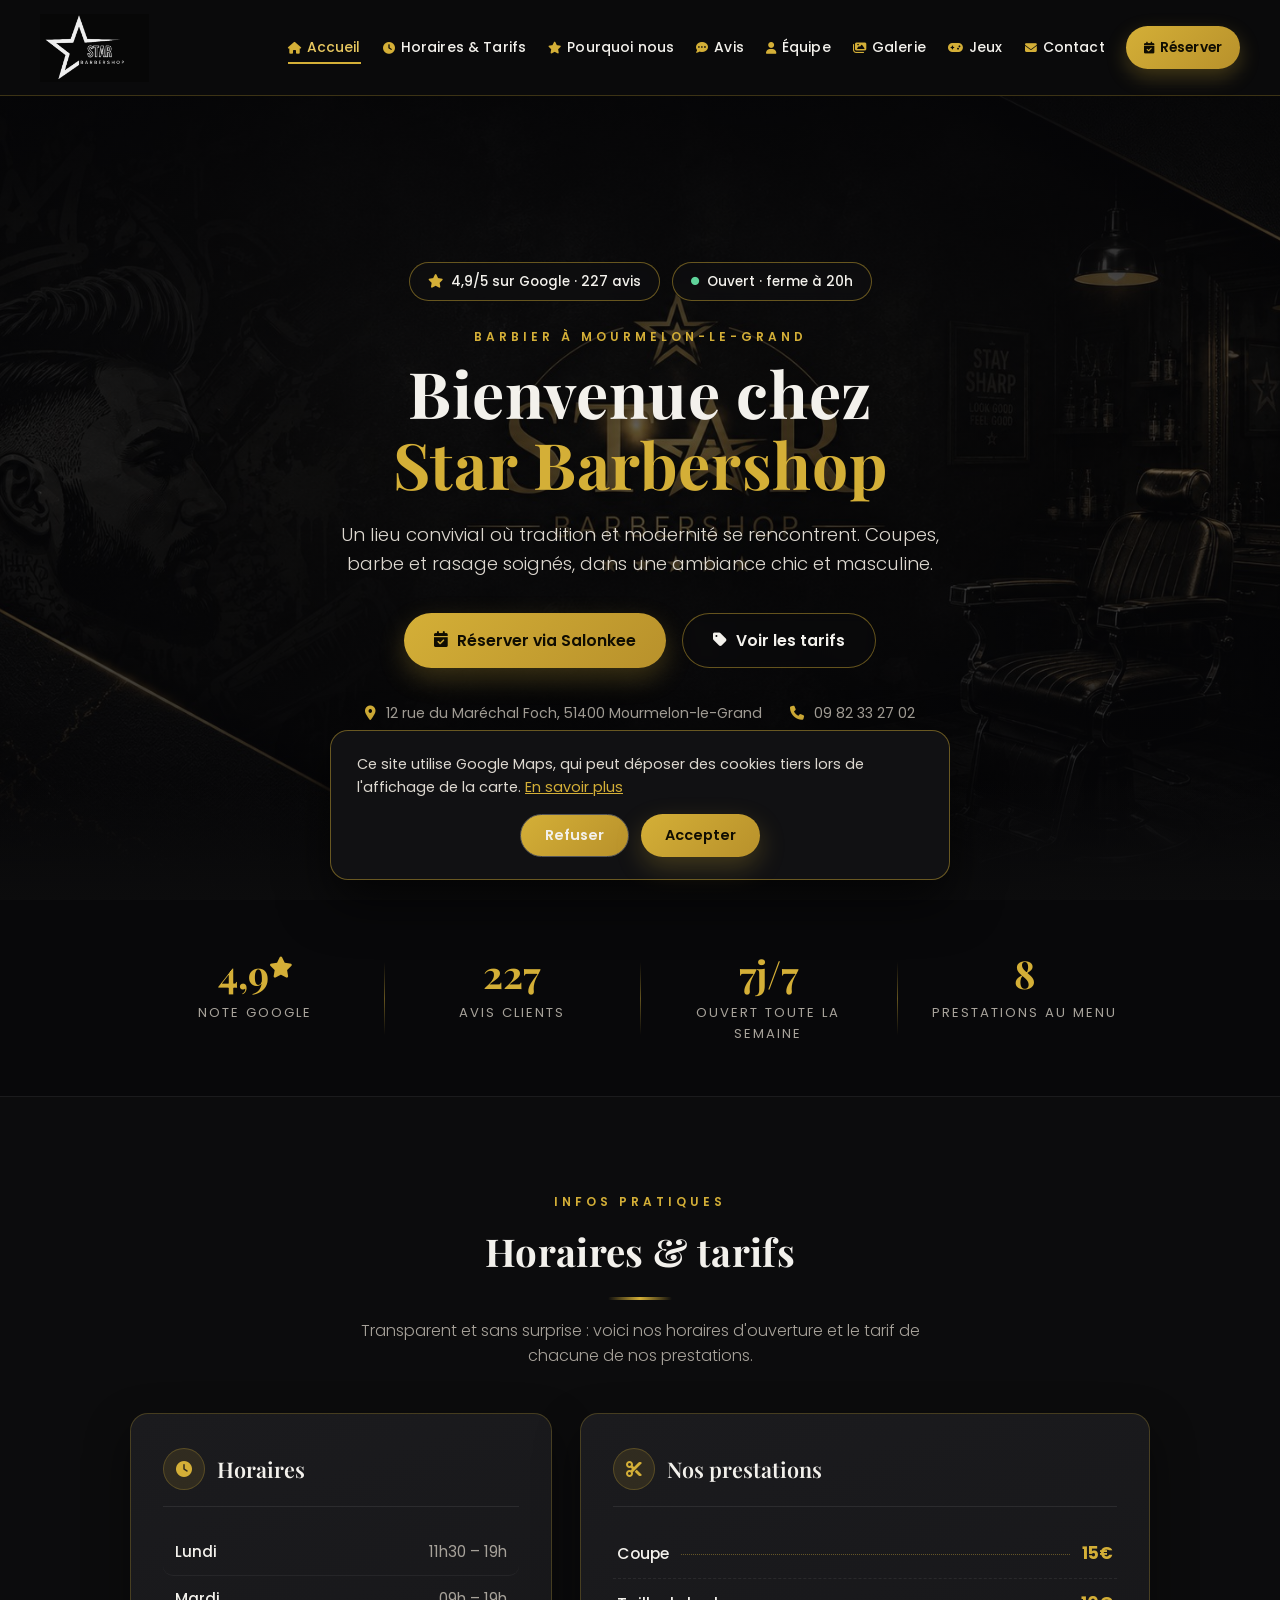
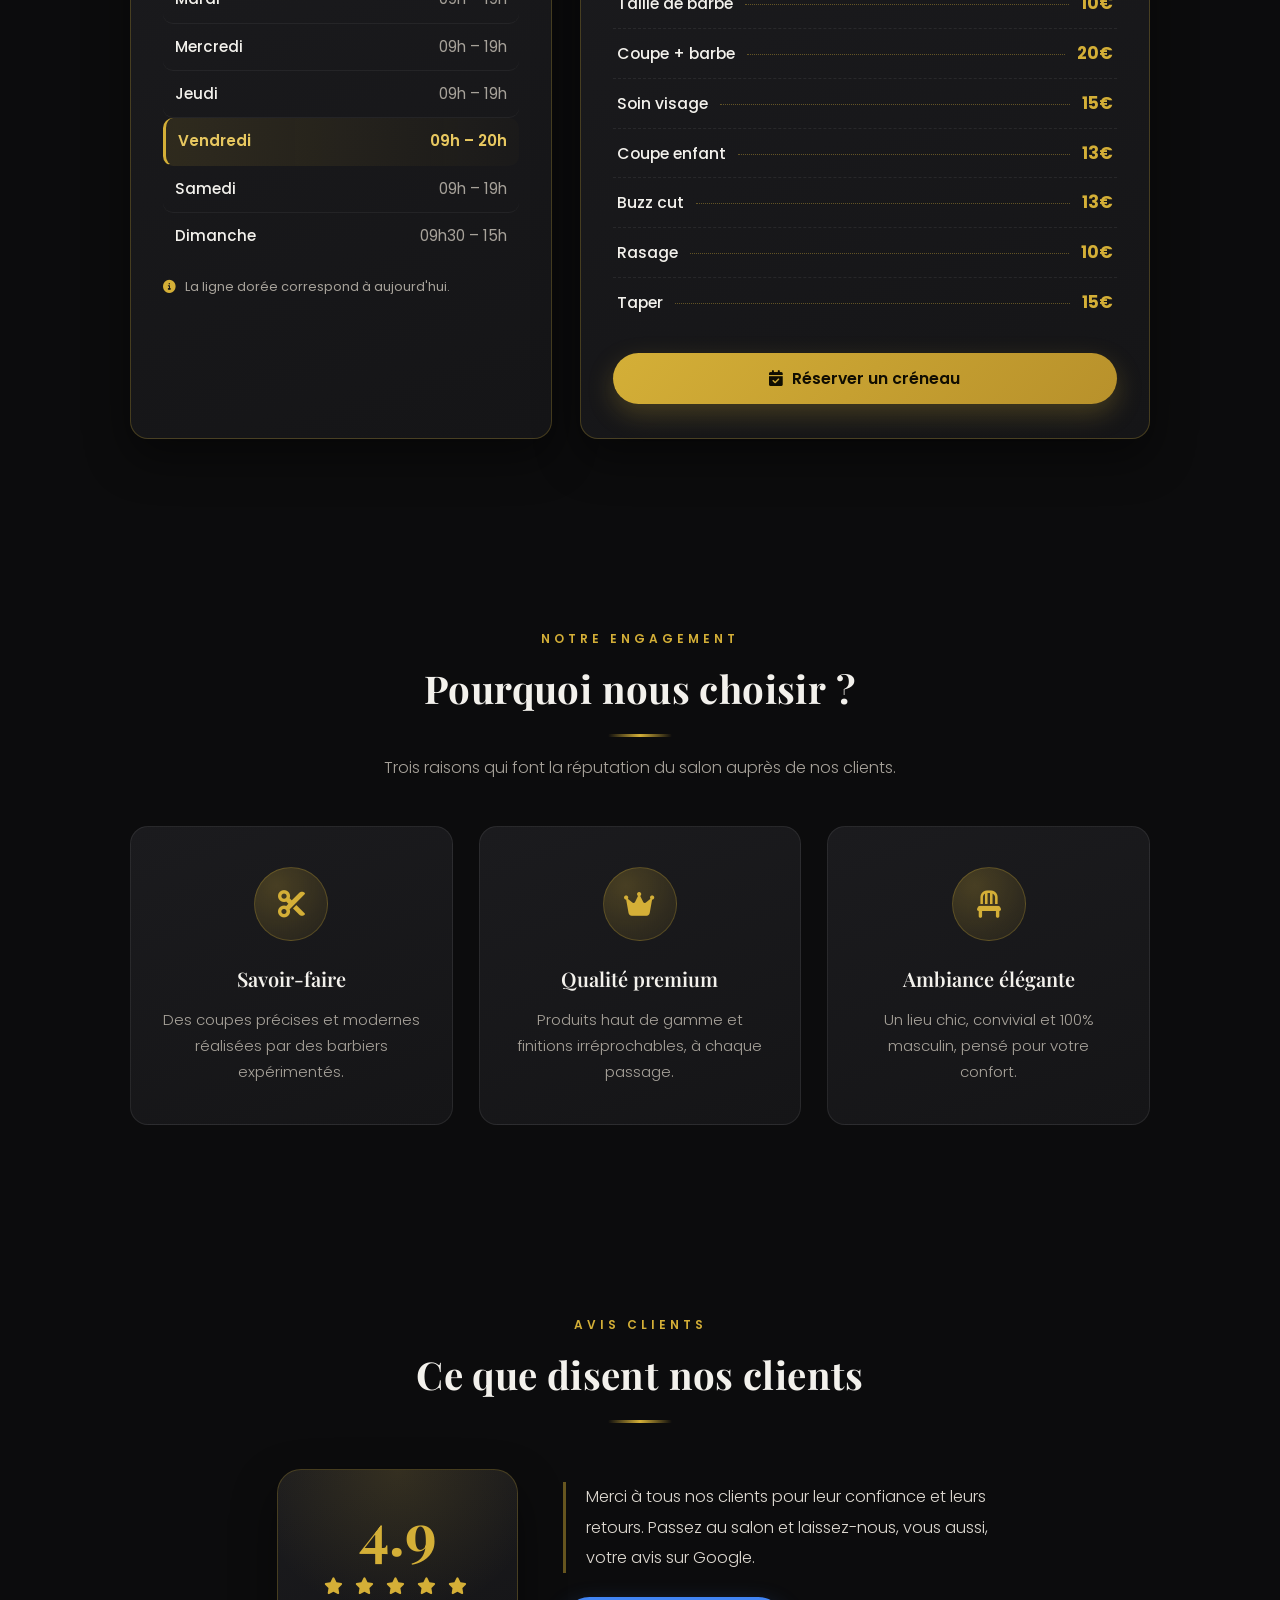
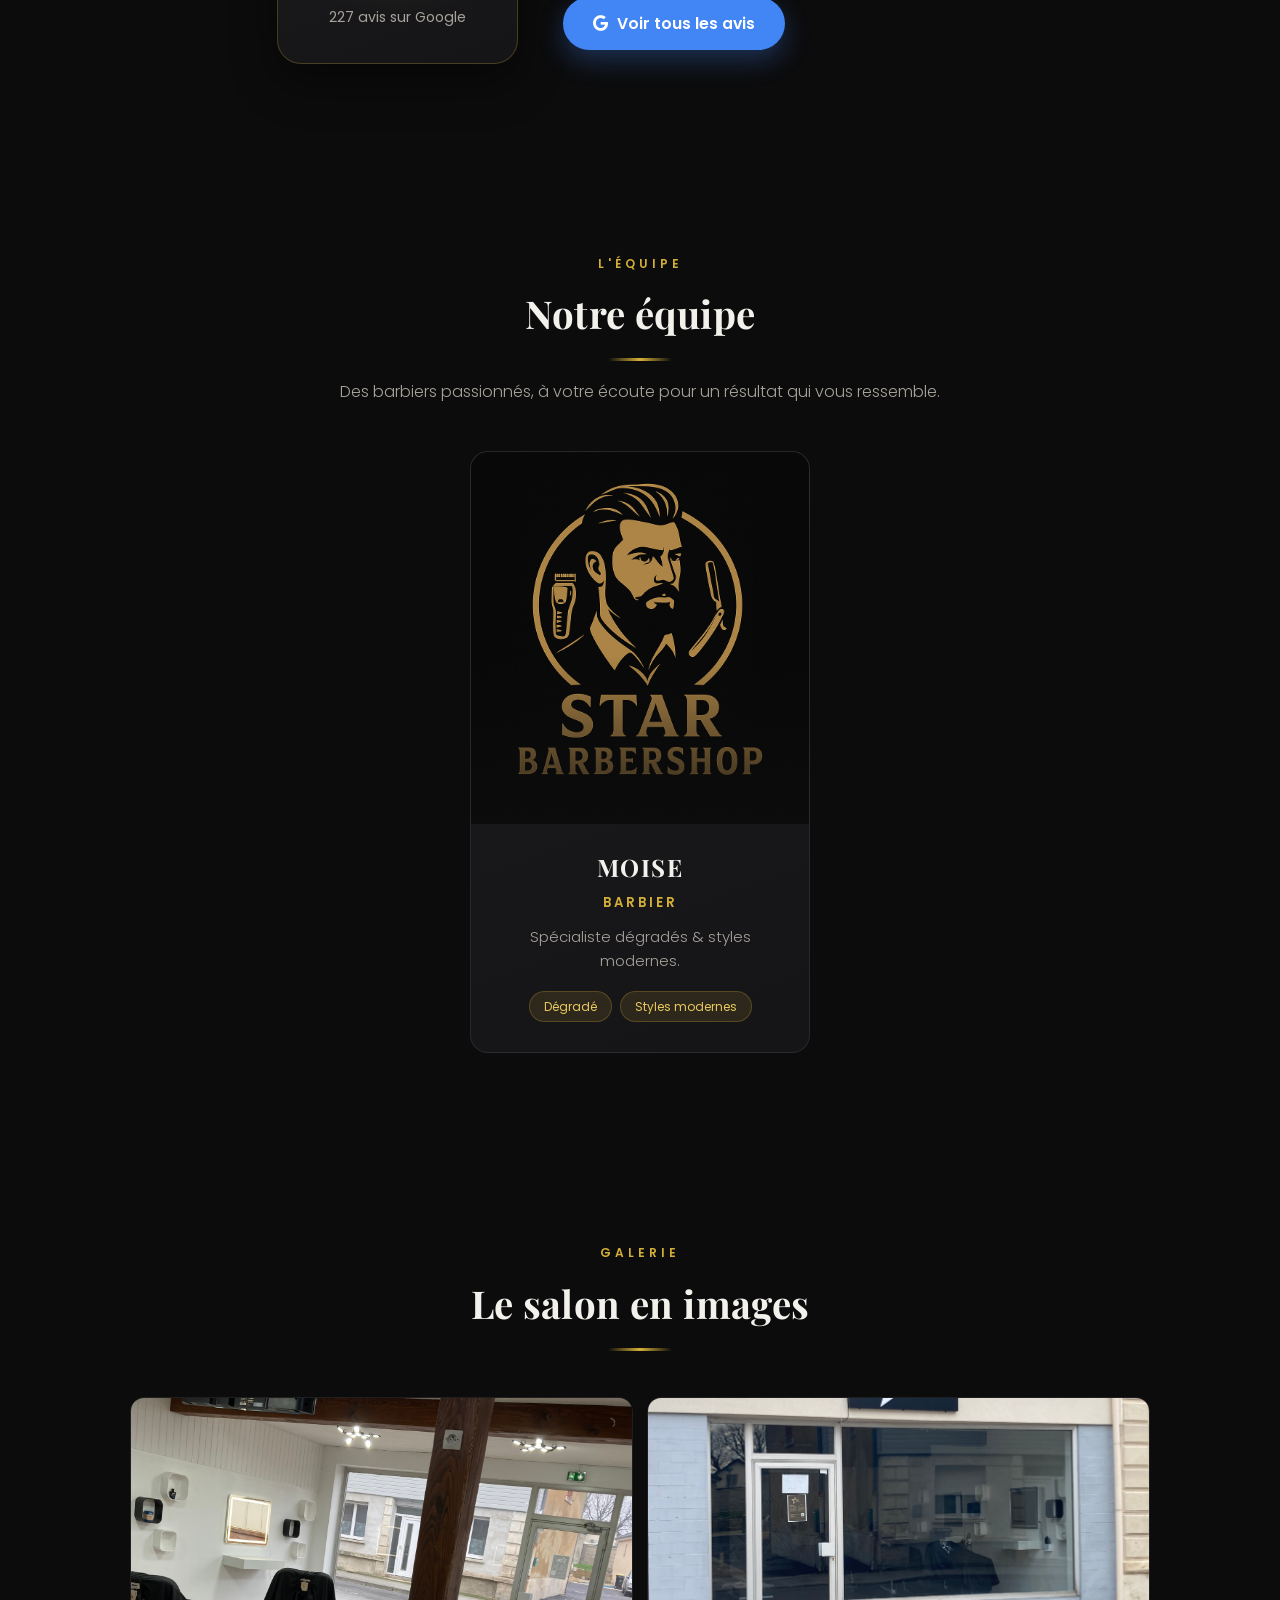
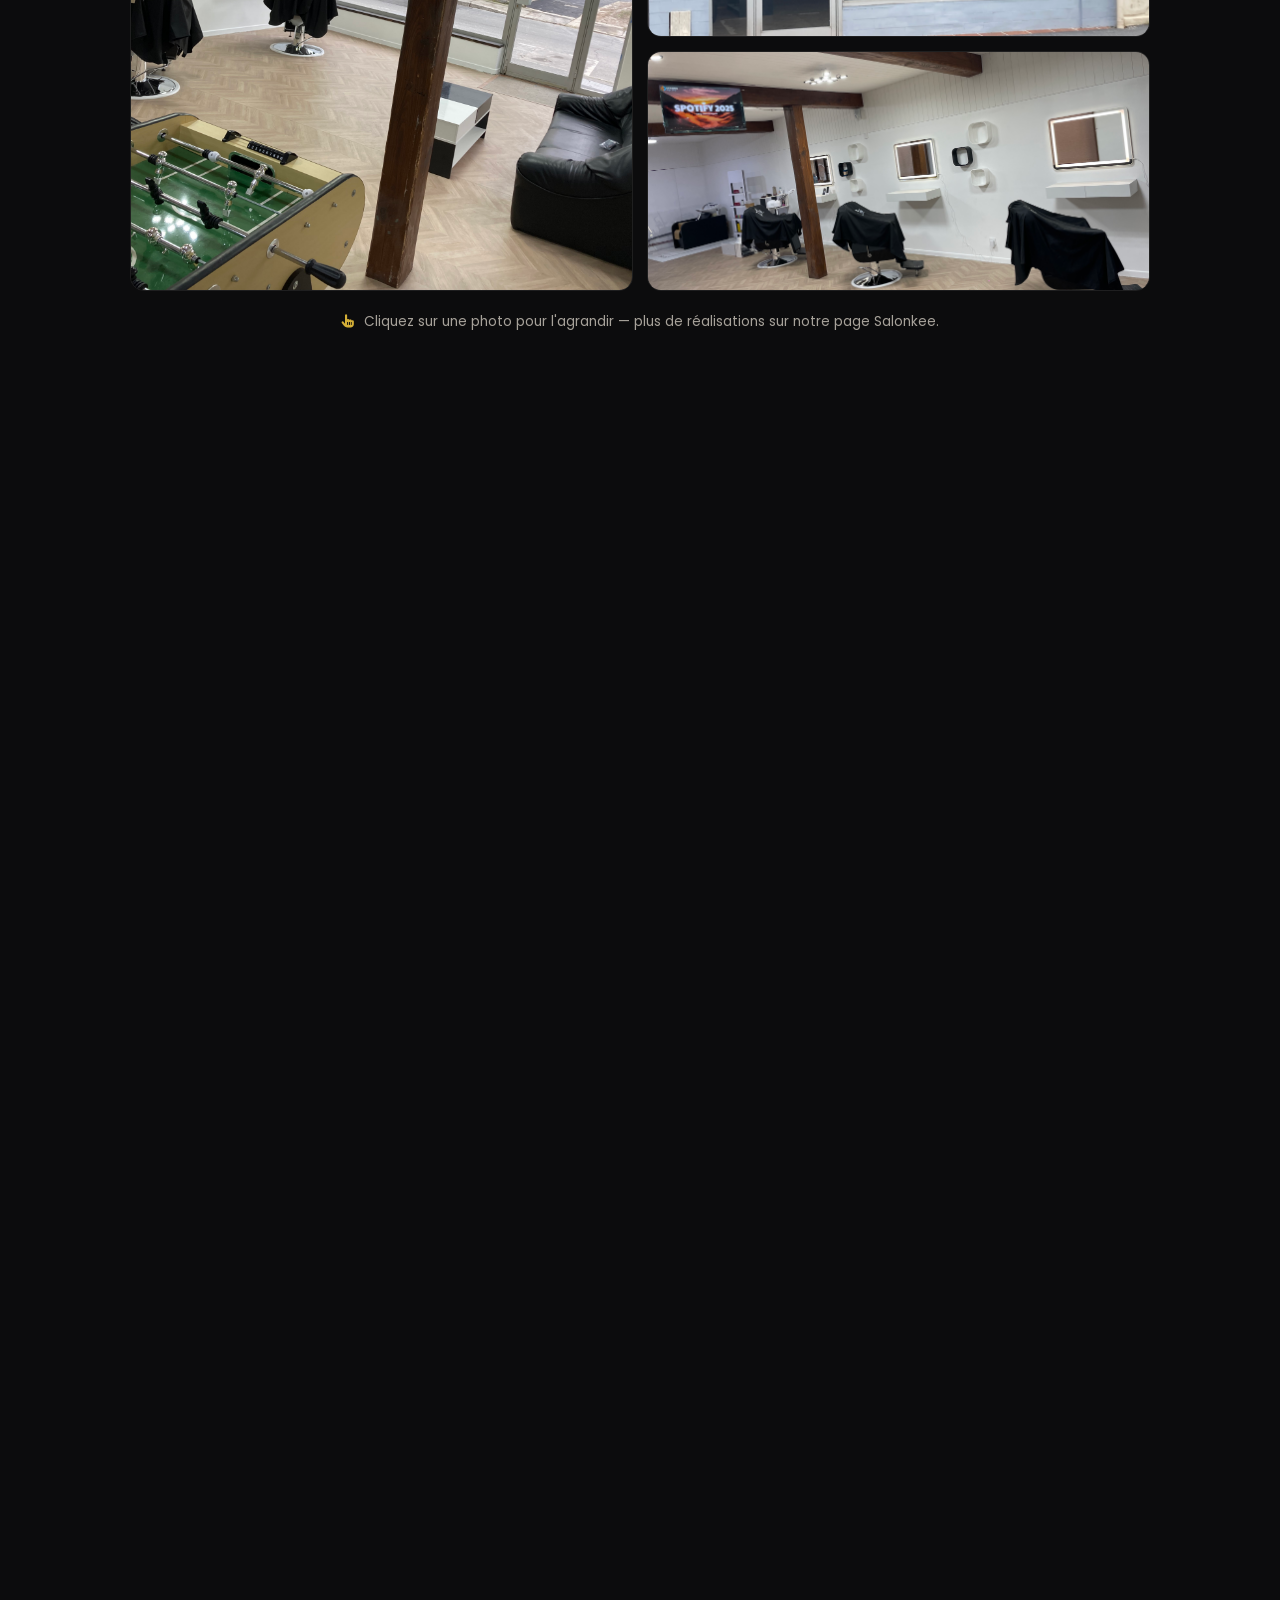
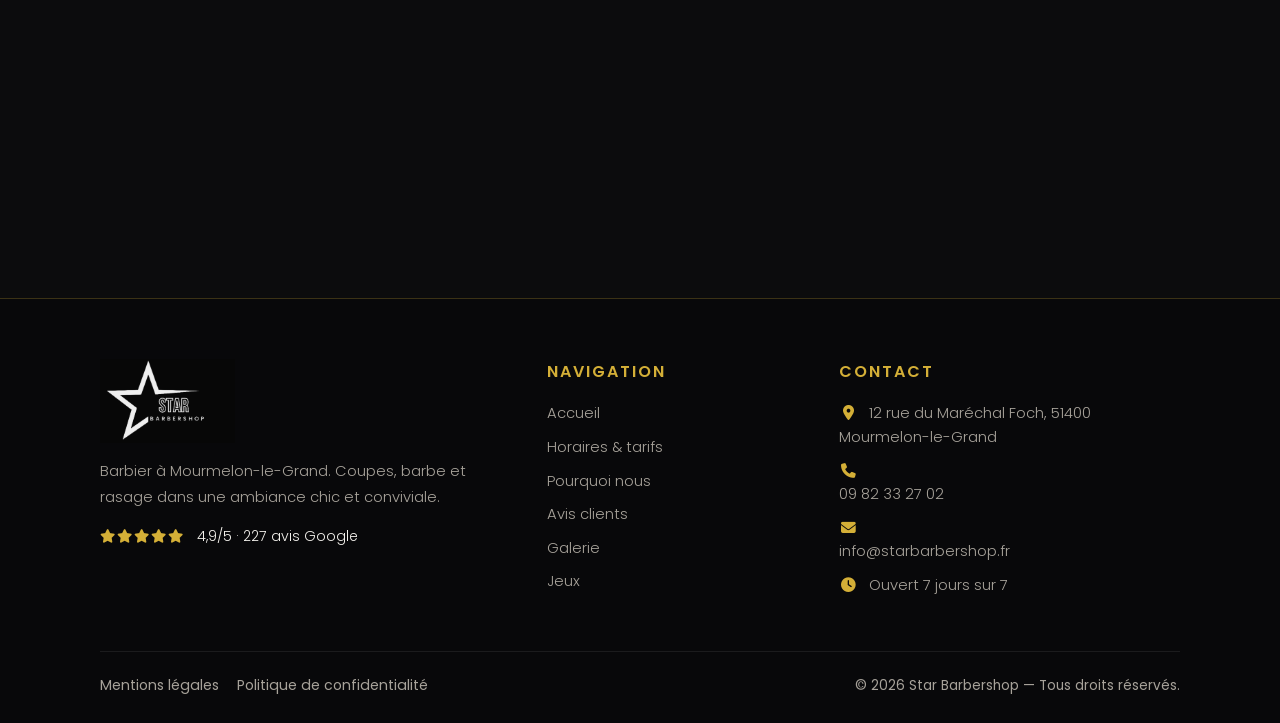
<file: index.html>
<!DOCTYPE html>
<html lang="fr">
<head>
  <meta charset="UTF-8" />
  <meta name="viewport" content="width=device-width, initial-scale=1.0">
  <title>Star Barbershop — Barbier à Mourmelon-le-Grand</title>

  <!-- SEO -->
  <meta name="description" content="Star Barbershop à Mourmelon-le-Grand : coupes, tailles de barbe et rasage par des barbiers expérimentés. Note 4,9/5 sur Google (227 avis). Réservez en ligne via Salonkee.">
  <link rel="canonical" href="https://www.starbarbershop.fr/">
  <meta name="theme-color" content="#0c0c0d">

  <!-- Open Graph (aperçu de partage) -->
  <meta property="og:title" content="Star Barbershop — Barbier à Mourmelon-le-Grand">
  <meta property="og:description" content="Coupes, barbe et rasage dans une ambiance chic et conviviale. Note 4,9/5 sur Google. Réservation en ligne via Salonkee.">
  <meta property="og:type" content="website">
  <meta property="og:url" content="https://www.starbarbershop.fr/">
  <meta property="og:image" content="https://www.starbarbershop.fr/image/hero.jpg">
  <meta property="og:locale" content="fr_FR">

  <!-- Favicon (SVG en priorité pour les navigateurs modernes, ICO/PNG en repli pour Safari, iOS et les autres) -->
  <!-- ?v=2 force les navigateurs (notamment Chrome) à retélécharger le favicon au lieu de garder l'ancien en cache -->
  <link rel="icon" type="image/svg+xml" href="favicon.svg?v=2">
  <link rel="icon" type="image/png" sizes="32x32" href="favicon-32x32.png?v=2">
  <link rel="icon" type="image/png" sizes="16x16" href="favicon-16x16.png?v=2">
  <link rel="icon" href="favicon.ico?v=2" sizes="any">
  <link rel="apple-touch-icon" href="apple-touch-icon.png?v=2">

  <!-- Typographie : Playfair Display pour les titres, Poppins pour le texte -->
  <link rel="preconnect" href="https://fonts.googleapis.com">
  <link rel="preconnect" href="https://fonts.gstatic.com" crossorigin>
  <link href="https://fonts.googleapis.com/css2?family=Playfair+Display:wght@600;700&family=Poppins:wght@300;400;500;600;700&display=swap" rel="stylesheet">

  <!-- Font Awesome pour les icônes -->
  <link rel="stylesheet" href="https://cdnjs.cloudflare.com/ajax/libs/font-awesome/6.5.0/css/all.min.css" />

  <link rel="stylesheet" href="style.css" />

  <!-- Données structurées Schema.org (référencement local) -->
  <script type="application/ld+json">
  {
    "@context": "https://schema.org",
    "@type": "HairSalon",
    "name": "Star Barbershop",
    "alternateName": "Elegance Barbershop",
    "image": "https://www.starbarbershop.fr/image/hero.jpg",
    "url": "https://www.starbarbershop.fr/",
    "telephone": "+33982332702",
    "email": "info@starbarbershop.fr",
    "priceRange": "10€-20€",
    "address": {
      "@type": "PostalAddress",
      "streetAddress": "12 Rue du Maréchal Foch",
      "addressLocality": "Mourmelon-le-Grand",
      "postalCode": "51400",
      "addressCountry": "FR"
    },
    "geo": {
      "@type": "GeoCoordinates",
      "latitude": 49.1402285,
      "longitude": 4.3647055
    },
    "openingHoursSpecification": [
      { "@type": "OpeningHoursSpecification", "dayOfWeek": "Monday", "opens": "11:30", "closes": "19:00" },
      { "@type": "OpeningHoursSpecification", "dayOfWeek": "Tuesday", "opens": "09:00", "closes": "19:00" },
      { "@type": "OpeningHoursSpecification", "dayOfWeek": "Wednesday", "opens": "09:00", "closes": "19:00" },
      { "@type": "OpeningHoursSpecification", "dayOfWeek": "Thursday", "opens": "09:00", "closes": "19:00" },
      { "@type": "OpeningHoursSpecification", "dayOfWeek": "Friday", "opens": "09:00", "closes": "20:00" },
      { "@type": "OpeningHoursSpecification", "dayOfWeek": "Saturday", "opens": "09:00", "closes": "19:00" },
      { "@type": "OpeningHoursSpecification", "dayOfWeek": "Sunday", "opens": "09:30", "closes": "15:00" }
    ],
    "aggregateRating": {
      "@type": "AggregateRating",
      "ratingValue": "4.9",
      "reviewCount": "227"
    }
  }
  </script>
</head>
<body>

<header class="header" id="header">
  <a href="#accueil" class="brand" aria-label="Star Barbershop — accueil">
    <img src="image/logo.png" alt="Star Barbershop" class="logo">
  </a>

  <div class="burger" id="burger" role="button" tabindex="0" aria-label="Ouvrir le menu" aria-expanded="false">☰</div>

  <nav id="menu">
    <a href="#accueil"><i class="fa-solid fa-house"></i> Accueil</a>
    <a href="#infos"><i class="fa-solid fa-clock"></i> Horaires &amp; Tarifs</a>
    <a href="#why"><i class="fa-solid fa-star"></i> Pourquoi nous</a>
    <a href="#avis"><i class="fa-solid fa-comment-dots"></i> Avis</a>
    <a href="#equipe"><i class="fa-solid fa-user"></i> Équipe</a>
    <a href="#galerie"><i class="fa-solid fa-images"></i> Galerie</a>
    <a href="jeux.html"><i class="fa-solid fa-gamepad"></i> Jeux</a>
    <a href="#contact"><i class="fa-solid fa-envelope"></i> Contact</a>
    <a href="#reservation" class="nav-cta"><i class="fa-solid fa-calendar-check"></i> Réserver</a>
  </nav>
</header>

<!-- HERO -->
<section id="accueil" class="hero">
  <div class="hero-content">
    <div class="hero-badges">
      <span class="hero-badge"><i class="fa-solid fa-star"></i> 4,9/5 sur Google · 227 avis</span>
      <span class="hero-badge hero-status" id="open-status"><i class="fa-solid fa-circle"></i> Ouvert 7j/7</span>
    </div>

    <p class="eyebrow">Barbier à Mourmelon-le-Grand</p>
    <h1>Bienvenue chez <span>Star Barbershop</span></h1>
    <p class="hero-sub">Un lieu convivial où tradition et modernité se rencontrent. Coupes, barbe et rasage soignés, dans une ambiance chic et masculine.</p>

    <div class="hero-actions">
      <a href="https://salonkee.fr/salon/star-barbershop?lang=fr"
         target="_blank" rel="noopener" class="btn">
        <i class="fa-solid fa-calendar-check"></i> Réserver via Salonkee
      </a>
      <a href="#infos" class="btn btn-ghost">
        <i class="fa-solid fa-tag"></i> Voir les tarifs
      </a>
    </div>

    <div class="hero-meta">
      <span><i class="fa-solid fa-location-dot"></i> 12 rue du Maréchal Foch, 51400 Mourmelon-le-Grand</span>
      <span><i class="fa-solid fa-phone"></i> <a href="tel:+33982332702">09 82 33 27 02</a></span>
    </div>
  </div>
</section>

<!-- CHIFFRES CLÉS -->
<section class="stats" aria-label="Chiffres clés">
  <div class="stats-grid">
    <div class="stat">
      <span class="stat-num">4,9<i class="fa-solid fa-star"></i></span>
      <span class="stat-label">Note Google</span>
    </div>
    <div class="stat">
      <span class="stat-num">227</span>
      <span class="stat-label">Avis clients</span>
    </div>
    <div class="stat">
      <span class="stat-num">7j/7</span>
      <span class="stat-label">Ouvert toute la semaine</span>
    </div>
    <div class="stat">
      <span class="stat-num">8</span>
      <span class="stat-label">Prestations au menu</span>
    </div>
  </div>
</section>

<!-- HORAIRES + TARIFS -->
<section id="infos" class="infos">
  <span class="eyebrow">Infos pratiques</span>
  <h2>Horaires &amp; tarifs</h2>
  <p class="section-intro">Transparent et sans surprise : voici nos horaires d'ouverture et le tarif de chacune de nos prestations.</p>

  <div class="infos-container">

    <div class="infos-box">
      <h3><i class="fa-solid fa-clock"></i> Horaires</h3>
      <ul class="hours-list">
        <li><span>Lundi</span><span>11h30 – 19h</span></li>
        <li><span>Mardi</span><span>09h – 19h</span></li>
        <li><span>Mercredi</span><span>09h – 19h</span></li>
        <li><span>Jeudi</span><span>09h – 19h</span></li>
        <li><span>Vendredi</span><span>09h – 20h</span></li>
        <li><span>Samedi</span><span>09h – 19h</span></li>
        <li><span>Dimanche</span><span>09h30 – 15h</span></li>
      </ul>
      <p class="box-note"><i class="fa-solid fa-circle-info"></i> La ligne dorée correspond à aujourd'hui.</p>
    </div>

    <div class="infos-box">
      <h3><i class="fa-solid fa-scissors"></i> Nos prestations</h3>
      <ul class="price-list">
        <li><span class="svc">Coupe</span><span class="lead"></span><span class="price">15€</span></li>
        <li><span class="svc">Taille de barbe</span><span class="lead"></span><span class="price">10€</span></li>
        <li><span class="svc">Coupe + barbe</span><span class="lead"></span><span class="price">20€</span></li>
        <li><span class="svc">Soin visage</span><span class="lead"></span><span class="price">15€</span></li>
        <li><span class="svc">Coupe enfant</span><span class="lead"></span><span class="price">13€</span></li>
        <li><span class="svc">Buzz cut</span><span class="lead"></span><span class="price">13€</span></li>
        <li><span class="svc">Rasage</span><span class="lead"></span><span class="price">10€</span></li>
        <li><span class="svc">Taper</span><span class="lead"></span><span class="price">15€</span></li>
      </ul>
      <a href="https://salonkee.fr/salon/star-barbershop?lang=fr"
         target="_blank" rel="noopener" class="btn box-cta">
        <i class="fa-solid fa-calendar-check"></i> Réserver un créneau
      </a>
    </div>

  </div>
</section>

<!-- POURQUOI NOUS -->
<section id="why" class="why">
  <span class="eyebrow">Notre engagement</span>
  <h2>Pourquoi nous choisir&nbsp;?</h2>
  <p class="section-intro">Trois raisons qui font la réputation du salon auprès de nos clients.</p>

  <div class="why-grid">
    <div class="why-box">
      <div class="why-icon"><i class="fa-solid fa-scissors"></i></div>
      <h3>Savoir-faire</h3>
      <p>Des coupes précises et modernes réalisées par des barbiers expérimentés.</p>
    </div>

    <div class="why-box">
      <div class="why-icon"><i class="fa-solid fa-crown"></i></div>
      <h3>Qualité premium</h3>
      <p>Produits haut de gamme et finitions irréprochables, à chaque passage.</p>
    </div>

    <div class="why-box">
      <div class="why-icon"><i class="fa-solid fa-chair"></i></div>
      <h3>Ambiance élégante</h3>
      <p>Un lieu chic, convivial et 100% masculin, pensé pour votre confort.</p>
    </div>
  </div>
</section>

<!-- AVIS CLIENTS (GOOGLE) -->
<section id="avis" class="avis">
  <span class="eyebrow">Avis clients</span>
  <h2>Ce que disent nos clients</h2>

  <div class="avis-content">
    <div class="rating-circle">
      <span class="rating-number" data-target="4.9">0.0</span>
      <div class="stars" aria-hidden="true">
        <i class="fa-solid fa-star"></i>
        <i class="fa-solid fa-star"></i>
        <i class="fa-solid fa-star"></i>
        <i class="fa-solid fa-star"></i>
        <i class="fa-solid fa-star"></i>
      </div>
      <p class="rating-count">227 avis sur Google</p>
    </div>
    <div class="avis-body">
      <p class="avis-text">Merci à tous nos clients pour leur confiance et leurs retours. Passez au salon et laissez-nous, vous aussi, votre avis sur Google.</p>
      <a href="https://www.google.com/maps/search/?api=1&query=Star+Barbershop+12+Rue+du+Mar%C3%A9chal+Foch+Mourmelon-le-Grand"
         target="_blank" rel="noopener"
         class="btn google-btn">
        <i class="fa-brands fa-google"></i> Voir tous les avis
      </a>
    </div>
  </div>
</section>

<!-- ÉQUIPE -->
<section id="equipe" class="equipe">
  <span class="eyebrow">L'équipe</span>
  <h2>Notre équipe</h2>
  <p class="section-intro">Des barbiers passionnés, à votre écoute pour un résultat qui vous ressemble.</p>

  <div class="team">
    <div class="member">
      <div class="member-photo">
        <img src="image/barber1.jpg" alt="Moise, barbier chez Star Barbershop, spécialiste dégradés et styles modernes">
      </div>
      <div class="member-info">
        <h3>Moise</h3>
        <p class="member-role">Barbier</p>
        <p>Spécialiste dégradés &amp; styles modernes.</p>
        <div class="member-tags">
          <span>Dégradé</span>
          <span>Styles modernes</span>
        </div>
      </div>
    </div>
  </div>
</section>

<!-- GALERIE -->
<section id="galerie" class="galerie">
  <span class="eyebrow">Galerie</span>
  <h2>Le salon en images</h2>

  <div class="gallery">
    <img src="image/Salon1.JPEG" alt="Intérieur du salon Star Barbershop - vue 1" loading="lazy">
    <img src="image/Salon2.JPEG" alt="Intérieur du salon Star Barbershop - vue 2" loading="lazy">
    <img src="image/Salon3.JPEG" alt="Intérieur du salon Star Barbershop - vue 3" loading="lazy">
    <!-- NOUVELLES PHOTOS : dépose tes fichiers dans /image/ (ex: Realisation1.jpg)
         puis ajoute une ligne ici, sur ce modèle :
         <img src="image/Realisation1.jpg" alt="Description de la coupe/réalisation" loading="lazy"> -->
  </div>
  <p class="gallery-note"><i class="fa-solid fa-hand-pointer"></i> Cliquez sur une photo pour l'agrandir — plus de réalisations sur notre page Salonkee.</p>
</section>

<!-- RÉSERVATION -->
<section id="reservation" class="cta-band">
  <div class="cta-inner">
    <span class="eyebrow">Réservation</span>
    <h2>Réservez votre créneau</h2>
    <p>En quelques clics sur Salonkee, choisissez votre barbier et votre horaire. Vous pouvez aussi nous appeler directement.</p>

    <!-- Emplacement d'un éventuel widget de réservation Salonkee intégré à la page.
         Si Salonkee fournit un code à intégrer pour ton salon, colle-le
         à la place de ce commentaire. Les boutons ci-dessous restent en secours. -->

    <div class="cta-actions">
      <a href="https://salonkee.fr/salon/star-barbershop?lang=fr"
         target="_blank" rel="noopener" class="btn">
        <i class="fa-solid fa-calendar-check"></i> Réserver via Salonkee
      </a>
      <a href="tel:+33982332702" class="btn btn-ghost">
        <i class="fa-solid fa-phone"></i> 09 82 33 27 02
      </a>
    </div>
  </div>
</section>

<!-- CONTACT -->
<section id="contact" class="contact">
  <span class="eyebrow">Contact</span>
  <h2>Contact &amp; localisation</h2>
  <p class="section-intro">Nous vous accueillons au cœur de Mourmelon-le-Grand, à deux pas de la base militaire.</p>

  <div class="contact-grid">
    <a class="contact-card" href="https://www.google.com/maps/search/?api=1&query=Star+Barbershop+12+Rue+du+Mar%C3%A9chal+Foch+Mourmelon-le-Grand" target="_blank" rel="noopener">
      <div class="contact-icon"><i class="fa-solid fa-location-dot"></i></div>
      <h3>Adresse</h3>
      <p>12 rue du Maréchal Foch<br>51400 Mourmelon-le-Grand</p>
      <span class="contact-link">Voir sur la carte <i class="fa-solid fa-arrow-right"></i></span>
    </a>

    <a class="contact-card" href="tel:+33982332702">
      <div class="contact-icon"><i class="fa-solid fa-phone"></i></div>
      <h3>Téléphone</h3>
      <p>09 82 33 27 02</p>
      <span class="contact-link">Appeler le salon <i class="fa-solid fa-arrow-right"></i></span>
    </a>

    <a class="contact-card" href="mailto:info@starbarbershop.fr">
      <div class="contact-icon"><i class="fa-solid fa-envelope"></i></div>
      <h3>E-mail</h3>
      <p>info@starbarbershop.fr</p>
      <span class="contact-link">Écrire un message <i class="fa-solid fa-arrow-right"></i></span>
    </a>
  </div>

  <div class="map-container">
    <div id="map-placeholder" class="map-placeholder">
      <p>La carte Google Maps nécessite votre consentement (elle dépose des cookies tiers). Consultez notre <a href="politique-de-confidentialite.html">politique de confidentialité</a>.</p>
      <button id="load-map-btn" class="btn"><i class="fa-solid fa-map-location-dot"></i> Afficher la carte</button>
    </div>
    <iframe
      id="gmap-iframe"
      data-src="https://www.google.com/maps/embed?pb=!1m18!1m12!1m3!1d2625.9782577027173!2d4.331187715674146!3d49.19836187933301!2m3!1f0!2f0!3f0!3m2!1i1024!2i768!4f13.1!3m3!1m2!1s0x47e5d7b62d051d95%3A0xfbd89a15d2e07f0f!2s12%20Rue%20du%20Mar%C3%A9chal%20Foch%2C%2051400%20Mourmelon-le-Grand!5e0!3m2!1sfr!2sfr!4v1702212961234!5m2!1sfr!2sfr"
      width="100%"
      height="300"
      style="display:none;"
      allowfullscreen=""
      loading="lazy"
      title="Localisation de Star Barbershop">
    </iframe>
  </div>
</section>

<footer>
  <div class="footer-grid">
    <div class="footer-brand">
      <img src="image/logo.png" alt="Star Barbershop" class="footer-logo">
      <p>Barbier à Mourmelon-le-Grand. Coupes, barbe et rasage dans une ambiance chic et conviviale.</p>
      <p class="footer-rating">
        <span class="stars" aria-hidden="true"><i class="fa-solid fa-star"></i><i class="fa-solid fa-star"></i><i class="fa-solid fa-star"></i><i class="fa-solid fa-star"></i><i class="fa-solid fa-star"></i></span>
        4,9/5 · 227 avis Google
      </p>
    </div>

    <div class="footer-col">
      <h3>Navigation</h3>
      <a href="#accueil">Accueil</a>
      <a href="#infos">Horaires &amp; tarifs</a>
      <a href="#why">Pourquoi nous</a>
      <a href="#avis">Avis clients</a>
      <a href="#galerie">Galerie</a>
      <a href="jeux.html">Jeux</a>
    </div>

    <div class="footer-col">
      <h3>Contact</h3>
      <p><i class="fa-solid fa-location-dot"></i> 12 rue du Maréchal Foch, 51400 Mourmelon-le-Grand</p>
      <p><i class="fa-solid fa-phone"></i> <a href="tel:+33982332702">09 82 33 27 02</a></p>
      <p><i class="fa-solid fa-envelope"></i> <a href="mailto:info@starbarbershop.fr">info@starbarbershop.fr</a></p>
      <p><i class="fa-solid fa-clock"></i> Ouvert 7 jours sur 7</p>
    </div>
  </div>

  <div class="footer-bottom">
    <div class="footer-legal">
      <div class="footer-legal-links">
        <a href="mentions-legales.html">Mentions légales</a>
        <a href="politique-de-confidentialite.html">Politique de confidentialité</a>
      </div>
    </div>
    <p>© <span id="year">2026</span> Star Barbershop — Tous droits réservés.</p>
  </div>
</footer>

<!-- BANDEAU CONSENTEMENT COOKIES -->
<div id="cookie-banner" class="cookie-banner hidden" role="dialog" aria-live="polite" aria-label="Consentement cookies">
  <p>Ce site utilise Google Maps, qui peut déposer des cookies tiers lors de l'affichage de la carte. <a href="politique-de-confidentialite.html">En savoir plus</a></p>
  <div class="cookie-actions">
    <button id="cookie-refuse" class="btn btn-outline">Refuser</button>
    <button id="cookie-accept" class="btn">Accepter</button>
  </div>
</div>

<script src="script.js"></script>
</body>
</html>
</file>
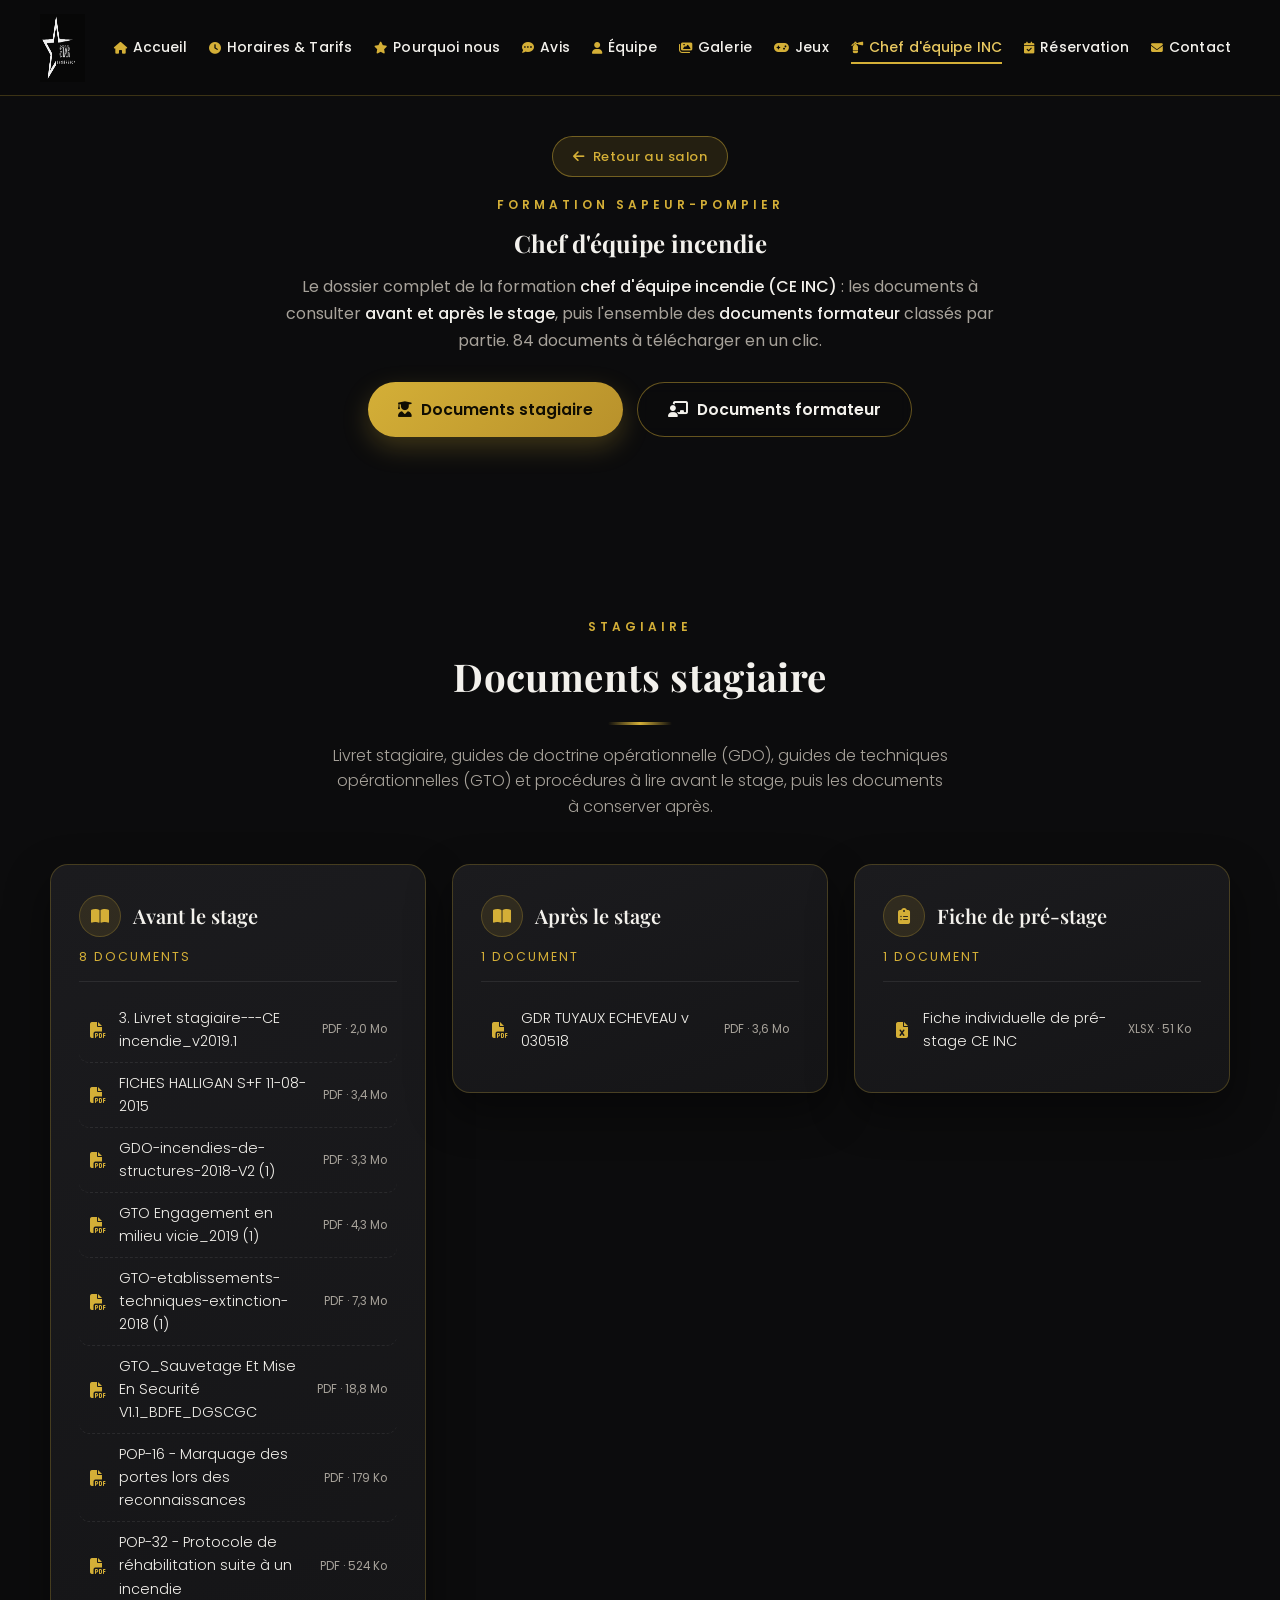
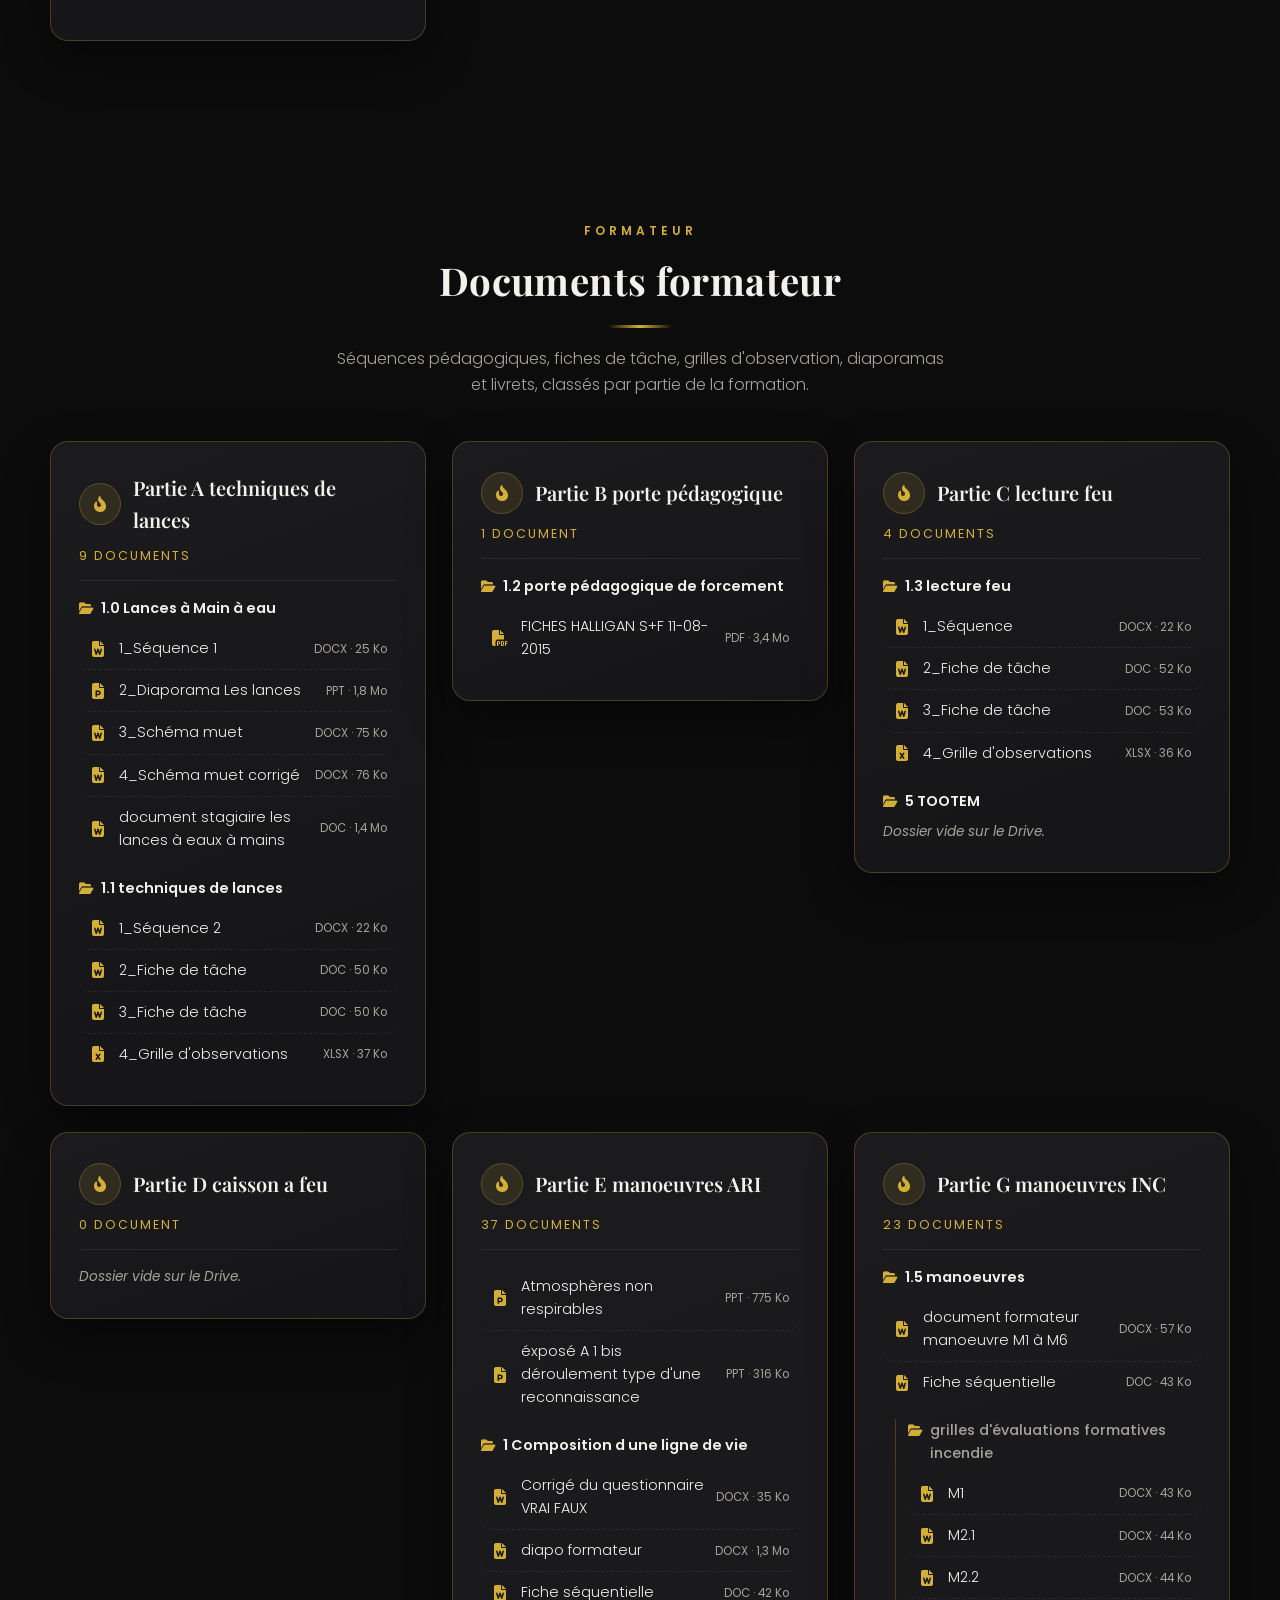
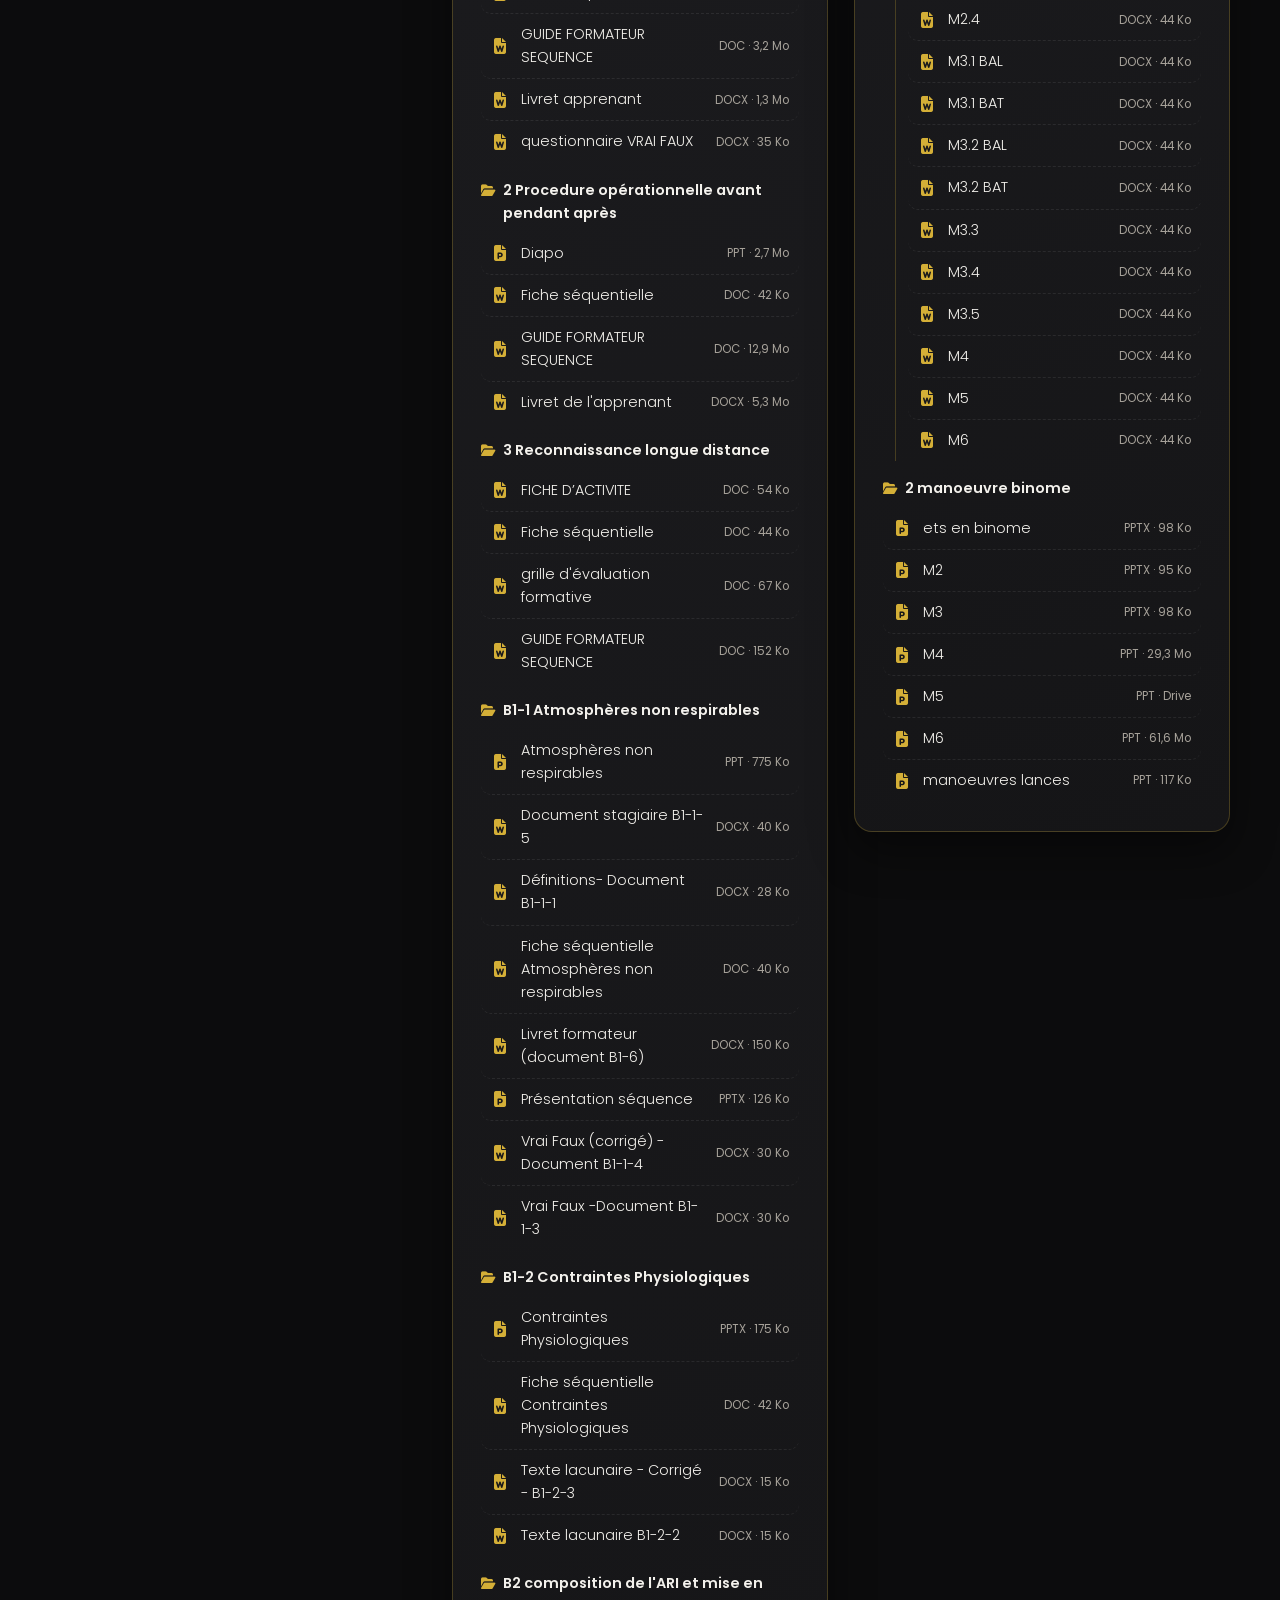
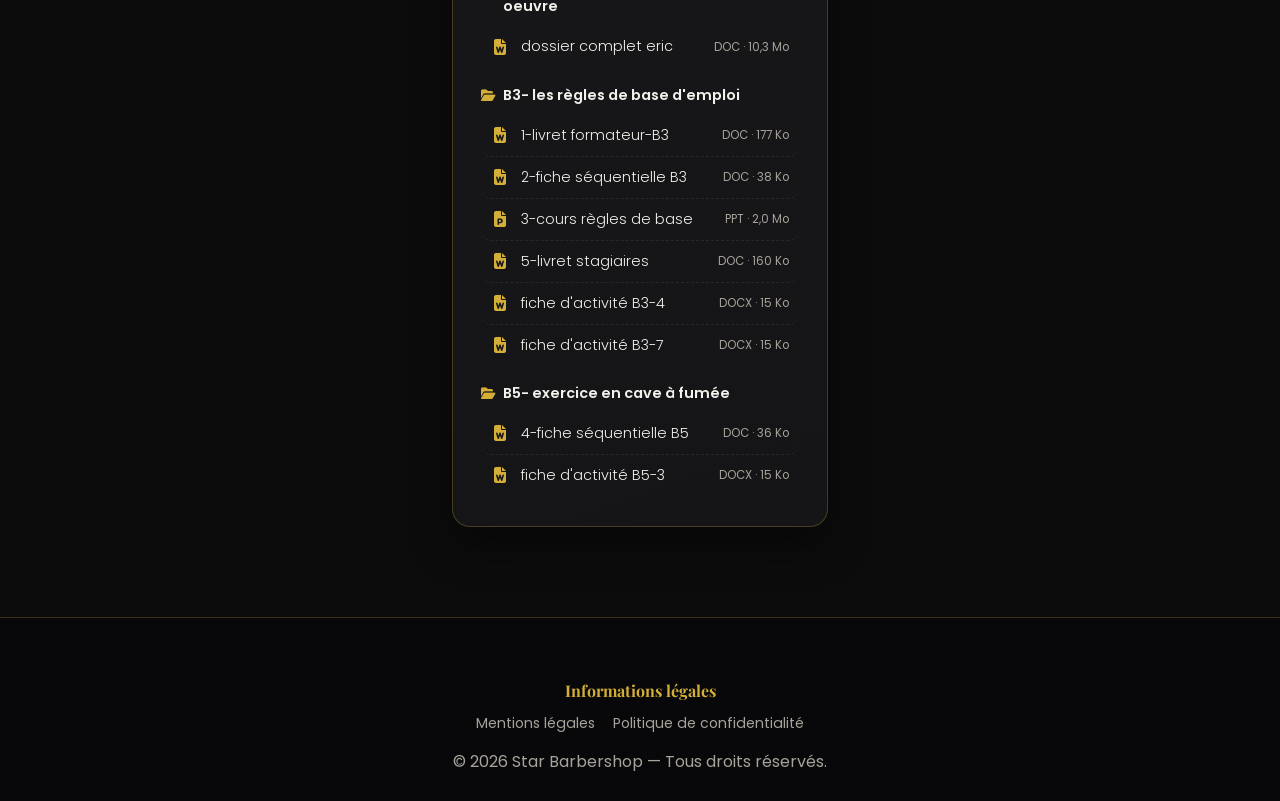
<file: chef-equipe-incendie.html>
<!DOCTYPE html>
<html lang="fr">
<head>
  <meta charset="UTF-8" />
  <meta name="viewport" content="width=device-width, initial-scale=1.0">
  <title>Chef d'équipe incendie — Star Barbershop</title>
  <meta name="description" content="Dossier complet de la formation chef d'équipe incendie (CE INC) : documents stagiaire avant et après le stage, et documents formateur (techniques de lances, porte de forcement, lecture du feu, caisson à feu, manœuvres ARI et manœuvres incendie).">
  <link rel="canonical" href="https://www.starbarbershop.fr/chef-equipe-incendie.html">

  <link rel="icon" type="image/svg+xml" href="favicon.svg?v=2">
  <link rel="icon" type="image/png" sizes="32x32" href="favicon-32x32.png?v=2">
  <link rel="icon" type="image/png" sizes="16x16" href="favicon-16x16.png?v=2">
  <link rel="icon" href="favicon.ico?v=2" sizes="any">
  <link rel="apple-touch-icon" href="apple-touch-icon.png?v=2">

  <link rel="preconnect" href="https://fonts.googleapis.com">
  <link rel="preconnect" href="https://fonts.gstatic.com" crossorigin>
  <link href="https://fonts.googleapis.com/css2?family=Playfair+Display:wght@600;700&family=Poppins:wght@300;400;500;600;700&display=swap" rel="stylesheet">
  <link rel="stylesheet" href="https://cdnjs.cloudflare.com/ajax/libs/font-awesome/6.5.0/css/all.min.css" />
  <link rel="stylesheet" href="style.css" />
  <link rel="stylesheet" href="incendie.css" />
</head>
<body>

<header class="header">
  <a href="index.html"><img src="image/logo.png" alt="Star Barbershop" class="logo"></a>

  <div class="burger" id="burger">☰</div>

  <nav id="menu">
    <a href="index.html#accueil"><i class="fa-solid fa-house"></i> Accueil</a>
    <a href="index.html#infos"><i class="fa-solid fa-clock"></i> Horaires & Tarifs</a>
    <a href="index.html#why"><i class="fa-solid fa-star"></i> Pourquoi nous</a>
    <a href="index.html#avis"><i class="fa-solid fa-comment-dots"></i> Avis</a>
    <a href="index.html#equipe"><i class="fa-solid fa-user"></i> Équipe</a>
    <a href="index.html#galerie"><i class="fa-solid fa-images"></i> Galerie</a>
    <a href="jeux.html"><i class="fa-solid fa-gamepad"></i> Jeux</a>
    <a href="chef-equipe-incendie.html" class="active"><i class="fa-solid fa-fire-extinguisher"></i> Chef d'équipe INC</a>
    <a href="index.html#reservation"><i class="fa-solid fa-calendar-check"></i> Réservation</a>
    <a href="index.html#contact"><i class="fa-solid fa-envelope"></i> Contact</a>
  </nav>
</header>

<section id="ce-intro" class="ce-intro">
  <a class="ce-back" href="index.html"><i class="fa-solid fa-arrow-left"></i> Retour au salon</a>
  <span class="eyebrow">Formation sapeur-pompier</span>
  <h1>Chef d'équipe incendie</h1>
  <p>Le dossier complet de la formation <strong>chef d'équipe incendie (CE INC)</strong> : les documents à consulter <strong>avant et après le stage</strong>, puis l'ensemble des <strong>documents formateur</strong> classés par partie. 84 documents à télécharger en un clic.</p>
  <div class="ce-jump">
    <a href="#ce-stagiaire" class="btn"><i class="fa-solid fa-user-graduate"></i> Documents stagiaire</a>
    <a href="#ce-formateur" class="btn btn-ghost"><i class="fa-solid fa-chalkboard-user"></i> Documents formateur</a>
  </div>
</section>

<section id="ce-stagiaire" class="ce-section">
  <span class="eyebrow">Stagiaire</span>
  <h2>Documents stagiaire</h2>
  <p class="section-intro">Livret stagiaire, guides de doctrine opérationnelle (GDO), guides de techniques opérationnelles (GTO) et procédures à lire avant le stage, puis les documents à conserver après.</p>
  <div class="ce-grid">
      <article class="ce-card">
        <h3><i class="fa-solid fa-book-open"></i> Avant le stage</h3>
        <p class="ce-count">8 documents</p>
        <ul class="ce-files">
          <li><a href="chef-equipe-incendie/DOC%20STAGIAIRE%20CE%20INC/DOC%20CE%20INC%20avant%20stage/3.%20Livret%20stagiaire---CE%20incendie_v2019.1.pdf" download><i class="fa-solid fa-file-pdf"></i><span class="ce-file-name">3. Livret stagiaire---CE incendie_v2019.1</span><span class="ce-file-meta">PDF · 2,0 Mo</span></a></li>
          <li><a href="chef-equipe-incendie/DOC%20STAGIAIRE%20CE%20INC/DOC%20CE%20INC%20avant%20stage/FICHES%20HALLIGAN%20S%2BF%2011-08-2015.pdf" download><i class="fa-solid fa-file-pdf"></i><span class="ce-file-name">FICHES HALLIGAN S+F 11-08-2015</span><span class="ce-file-meta">PDF · 3,4 Mo</span></a></li>
          <li><a href="chef-equipe-incendie/DOC%20STAGIAIRE%20CE%20INC/DOC%20CE%20INC%20avant%20stage/GDO-incendies-de-structures-2018-V2%20%281%29.pdf" download><i class="fa-solid fa-file-pdf"></i><span class="ce-file-name">GDO-incendies-de-structures-2018-V2 (1)</span><span class="ce-file-meta">PDF · 3,3 Mo</span></a></li>
          <li><a href="chef-equipe-incendie/DOC%20STAGIAIRE%20CE%20INC/DOC%20CE%20INC%20avant%20stage/GTO%20Engagement%20en%20milieu%20vicie_2019%20%281%29.pdf" download><i class="fa-solid fa-file-pdf"></i><span class="ce-file-name">GTO Engagement en milieu vicie_2019 (1)</span><span class="ce-file-meta">PDF · 4,3 Mo</span></a></li>
          <li><a href="chef-equipe-incendie/DOC%20STAGIAIRE%20CE%20INC/DOC%20CE%20INC%20avant%20stage/GTO-etablissements-techniques-extinction-2018%20%281%29.pdf" download><i class="fa-solid fa-file-pdf"></i><span class="ce-file-name">GTO-etablissements-techniques-extinction-2018 (1)</span><span class="ce-file-meta">PDF · 7,3 Mo</span></a></li>
          <li><a href="chef-equipe-incendie/DOC%20STAGIAIRE%20CE%20INC/DOC%20CE%20INC%20avant%20stage/GTO_Sauvetage%20Et%20Mise%20En%20Securit%C3%A9%20V1.1_BDFE_DGSCGC.pdf" download><i class="fa-solid fa-file-pdf"></i><span class="ce-file-name">GTO_Sauvetage Et Mise En Securité V1.1_BDFE_DGSCGC</span><span class="ce-file-meta">PDF · 18,8 Mo</span></a></li>
          <li><a href="chef-equipe-incendie/DOC%20STAGIAIRE%20CE%20INC/DOC%20CE%20INC%20avant%20stage/POP-16%20-%20Marquage%20des%20portes%20lors%20des%20reconnaissances.pdf" download><i class="fa-solid fa-file-pdf"></i><span class="ce-file-name">POP-16 - Marquage des portes lors des reconnaissances</span><span class="ce-file-meta">PDF · 179 Ko</span></a></li>
          <li><a href="chef-equipe-incendie/DOC%20STAGIAIRE%20CE%20INC/DOC%20CE%20INC%20avant%20stage/POP-32%20-%20Protocole%20de%20r%C3%A9habilitation%20suite%20%C3%A0%20un%20incendie.pdf" download><i class="fa-solid fa-file-pdf"></i><span class="ce-file-name">POP-32 - Protocole de réhabilitation suite à un incendie</span><span class="ce-file-meta">PDF · 524 Ko</span></a></li>
        </ul>
      </article>
      <article class="ce-card">
        <h3><i class="fa-solid fa-book-open"></i> Après le stage</h3>
        <p class="ce-count">1 document</p>
        <ul class="ce-files">
          <li><a href="chef-equipe-incendie/DOC%20STAGIAIRE%20CE%20INC/DOC%20CE%20INC%20apr%C3%A8s%20stage/GDR%20TUYAUX%20ECHEVEAU%20v%20030518.pdf" download><i class="fa-solid fa-file-pdf"></i><span class="ce-file-name">GDR TUYAUX ECHEVEAU v 030518</span><span class="ce-file-meta">PDF · 3,6 Mo</span></a></li>
        </ul>
      </article>
      <article class="ce-card">
        <h3><i class="fa-solid fa-clipboard-list"></i> Fiche de pré-stage</h3>
        <p class="ce-count">1 document</p>
        <ul class="ce-files">
          <li><a href="chef-equipe-incendie/DOC%20STAGIAIRE%20CE%20INC/Fiche%20individuelle%20de%20pr%C3%A9-stage%20CE%20INC.xlsx" download><i class="fa-solid fa-file-excel"></i><span class="ce-file-name">Fiche individuelle de pré-stage CE INC</span><span class="ce-file-meta">XLSX · 51 Ko</span></a></li>
        </ul>
      </article>
  </div>
</section>

<section id="ce-formateur" class="ce-section">
  <span class="eyebrow">Formateur</span>
  <h2>Documents formateur</h2>
  <p class="section-intro">Séquences pédagogiques, fiches de tâche, grilles d'observation, diaporamas et livrets, classés par partie de la formation.</p>
  <div class="ce-grid">
      <article class="ce-card">
        <h3><i class="fa-solid fa-fire-flame-curved"></i> Partie A techniques de lances</h3>
        <p class="ce-count">9 documents</p>
        <div class="ce-folder ce-level-1">
          <h4><i class="fa-solid fa-folder-open"></i> 1.0 Lances à Main à eau</h4>
          <ul class="ce-files">
            <li><a href="chef-equipe-incendie/DOC%20FORMATEUR%20CE%20INC/PARTIE%20A%20techniques%20de%20lances/1.0%20Lances%20%C3%A0%20Main%20%C3%A0%20eau/1_S%C3%A9quence%201.docx" download><i class="fa-solid fa-file-word"></i><span class="ce-file-name">1_Séquence 1</span><span class="ce-file-meta">DOCX · 25 Ko</span></a></li>
            <li><a href="chef-equipe-incendie/DOC%20FORMATEUR%20CE%20INC/PARTIE%20A%20techniques%20de%20lances/1.0%20Lances%20%C3%A0%20Main%20%C3%A0%20eau/2_Diaporama%20%20Les%20lances.ppt" download><i class="fa-solid fa-file-powerpoint"></i><span class="ce-file-name">2_Diaporama  Les lances</span><span class="ce-file-meta">PPT · 1,8 Mo</span></a></li>
            <li><a href="chef-equipe-incendie/DOC%20FORMATEUR%20CE%20INC/PARTIE%20A%20techniques%20de%20lances/1.0%20Lances%20%C3%A0%20Main%20%C3%A0%20eau/3_Sch%C3%A9ma%20muet.docx" download><i class="fa-solid fa-file-word"></i><span class="ce-file-name">3_Schéma muet</span><span class="ce-file-meta">DOCX · 75 Ko</span></a></li>
            <li><a href="chef-equipe-incendie/DOC%20FORMATEUR%20CE%20INC/PARTIE%20A%20techniques%20de%20lances/1.0%20Lances%20%C3%A0%20Main%20%C3%A0%20eau/4_Sch%C3%A9ma%20muet%20corrig%C3%A9.docx" download><i class="fa-solid fa-file-word"></i><span class="ce-file-name">4_Schéma muet corrigé</span><span class="ce-file-meta">DOCX · 76 Ko</span></a></li>
            <li><a href="chef-equipe-incendie/DOC%20FORMATEUR%20CE%20INC/PARTIE%20A%20techniques%20de%20lances/1.0%20Lances%20%C3%A0%20Main%20%C3%A0%20eau/document%20stagiaire%20%20les%20lances%20%C3%A0%20eaux%20%C3%A0%20mains.doc" download><i class="fa-solid fa-file-word"></i><span class="ce-file-name">document stagiaire  les lances à eaux à mains</span><span class="ce-file-meta">DOC · 1,4 Mo</span></a></li>
          </ul>
        </div>
        <div class="ce-folder ce-level-1">
          <h4><i class="fa-solid fa-folder-open"></i> 1.1 techniques de lances</h4>
          <ul class="ce-files">
            <li><a href="chef-equipe-incendie/DOC%20FORMATEUR%20CE%20INC/PARTIE%20A%20techniques%20de%20lances/1.1%20techniques%20de%20lances/1_S%C3%A9quence%202.docx" download><i class="fa-solid fa-file-word"></i><span class="ce-file-name">1_Séquence 2</span><span class="ce-file-meta">DOCX · 22 Ko</span></a></li>
            <li><a href="chef-equipe-incendie/DOC%20FORMATEUR%20CE%20INC/PARTIE%20A%20techniques%20de%20lances/1.1%20techniques%20de%20lances/2_Fiche%20de%20t%C3%A2che.doc" download><i class="fa-solid fa-file-word"></i><span class="ce-file-name">2_Fiche de tâche</span><span class="ce-file-meta">DOC · 50 Ko</span></a></li>
            <li><a href="chef-equipe-incendie/DOC%20FORMATEUR%20CE%20INC/PARTIE%20A%20techniques%20de%20lances/1.1%20techniques%20de%20lances/3_Fiche%20de%20t%C3%A2che.doc" download><i class="fa-solid fa-file-word"></i><span class="ce-file-name">3_Fiche de tâche</span><span class="ce-file-meta">DOC · 50 Ko</span></a></li>
            <li><a href="chef-equipe-incendie/DOC%20FORMATEUR%20CE%20INC/PARTIE%20A%20techniques%20de%20lances/1.1%20techniques%20de%20lances/4_Grille%20d%27observations.xlsx" download><i class="fa-solid fa-file-excel"></i><span class="ce-file-name">4_Grille d&#x27;observations</span><span class="ce-file-meta">XLSX · 37 Ko</span></a></li>
          </ul>
        </div>
      </article>
      <article class="ce-card">
        <h3><i class="fa-solid fa-fire-flame-curved"></i> Partie B porte pédagogique</h3>
        <p class="ce-count">1 document</p>
        <div class="ce-folder ce-level-1">
          <h4><i class="fa-solid fa-folder-open"></i> 1.2 porte pédagogique de forcement</h4>
          <ul class="ce-files">
            <li><a href="chef-equipe-incendie/DOC%20FORMATEUR%20CE%20INC/PARTIE%20B%20porte%20p%C3%A9dagogique/1.2%20porte%20p%C3%A9dagogique%20de%20forcement/FICHES%20HALLIGAN%20S%2BF%2011-08-2015.pdf" download><i class="fa-solid fa-file-pdf"></i><span class="ce-file-name">FICHES HALLIGAN S+F 11-08-2015</span><span class="ce-file-meta">PDF · 3,4 Mo</span></a></li>
          </ul>
        </div>
      </article>
      <article class="ce-card">
        <h3><i class="fa-solid fa-fire-flame-curved"></i> Partie C lecture feu</h3>
        <p class="ce-count">4 documents</p>
        <div class="ce-folder ce-level-1">
          <h4><i class="fa-solid fa-folder-open"></i> 1.3 lecture feu</h4>
          <ul class="ce-files">
            <li><a href="chef-equipe-incendie/DOC%20FORMATEUR%20CE%20INC/PARTIE%20C%20lecture%20feu/1.3%20lecture%20feu/1_S%C3%A9quence.docx" download><i class="fa-solid fa-file-word"></i><span class="ce-file-name">1_Séquence</span><span class="ce-file-meta">DOCX · 22 Ko</span></a></li>
            <li><a href="chef-equipe-incendie/DOC%20FORMATEUR%20CE%20INC/PARTIE%20C%20lecture%20feu/1.3%20lecture%20feu/2_Fiche%20de%20t%C3%A2che.doc" download><i class="fa-solid fa-file-word"></i><span class="ce-file-name">2_Fiche de tâche</span><span class="ce-file-meta">DOC · 52 Ko</span></a></li>
            <li><a href="chef-equipe-incendie/DOC%20FORMATEUR%20CE%20INC/PARTIE%20C%20lecture%20feu/1.3%20lecture%20feu/3_Fiche%20de%20t%C3%A2che.doc" download><i class="fa-solid fa-file-word"></i><span class="ce-file-name">3_Fiche de tâche</span><span class="ce-file-meta">DOC · 53 Ko</span></a></li>
            <li><a href="chef-equipe-incendie/DOC%20FORMATEUR%20CE%20INC/PARTIE%20C%20lecture%20feu/1.3%20lecture%20feu/4_Grille%20d%27observations.xlsx" download><i class="fa-solid fa-file-excel"></i><span class="ce-file-name">4_Grille d&#x27;observations</span><span class="ce-file-meta">XLSX · 36 Ko</span></a></li>
          </ul>
        </div>
        <div class="ce-folder ce-level-1">
          <h4><i class="fa-solid fa-folder-open"></i> 5 TOOTEM</h4>
          <p class="ce-empty">Dossier vide sur le Drive.</p>
        </div>
      </article>
      <article class="ce-card">
        <h3><i class="fa-solid fa-fire-flame-curved"></i> Partie D caisson a feu</h3>
        <p class="ce-count">0 document</p>
        <p class="ce-empty">Dossier vide sur le Drive.</p>
      </article>
      <article class="ce-card">
        <h3><i class="fa-solid fa-fire-flame-curved"></i> Partie E manoeuvres ARI</h3>
        <p class="ce-count">37 documents</p>
        <ul class="ce-files">
          <li><a href="chef-equipe-incendie/DOC%20FORMATEUR%20CE%20INC/PARTIE%20E%20manoeuvres%20ARI/Atmosph%C3%A8res%20non%20respirables.ppt" download><i class="fa-solid fa-file-powerpoint"></i><span class="ce-file-name">Atmosphères non respirables</span><span class="ce-file-meta">PPT · 775 Ko</span></a></li>
          <li><a href="chef-equipe-incendie/DOC%20FORMATEUR%20CE%20INC/PARTIE%20E%20manoeuvres%20ARI/%C3%A9xpos%C3%A9%20A%201%20bis%20d%C3%A9roulement%20type%20d%27une%20reconnaissance.ppt" download><i class="fa-solid fa-file-powerpoint"></i><span class="ce-file-name">éxposé A 1 bis déroulement type d&#x27;une reconnaissance</span><span class="ce-file-meta">PPT · 316 Ko</span></a></li>
        </ul>
        <div class="ce-folder ce-level-1">
          <h4><i class="fa-solid fa-folder-open"></i> 1 Composition d une ligne de vie</h4>
          <ul class="ce-files">
            <li><a href="chef-equipe-incendie/DOC%20FORMATEUR%20CE%20INC/PARTIE%20E%20manoeuvres%20ARI/1%20Composition%20d%20une%20ligne%20de%20vie/Corrig%C3%A9%20du%20questionnaire%20VRAI%20FAUX.docx" download><i class="fa-solid fa-file-word"></i><span class="ce-file-name">Corrigé du questionnaire VRAI FAUX</span><span class="ce-file-meta">DOCX · 35 Ko</span></a></li>
            <li><a href="chef-equipe-incendie/DOC%20FORMATEUR%20CE%20INC/PARTIE%20E%20manoeuvres%20ARI/1%20Composition%20d%20une%20ligne%20de%20vie/diapo%20formateur.docx" download><i class="fa-solid fa-file-word"></i><span class="ce-file-name">diapo formateur</span><span class="ce-file-meta">DOCX · 1,3 Mo</span></a></li>
            <li><a href="chef-equipe-incendie/DOC%20FORMATEUR%20CE%20INC/PARTIE%20E%20manoeuvres%20ARI/1%20Composition%20d%20une%20ligne%20de%20vie/Fiche%20s%C3%A9quentielle.doc" download><i class="fa-solid fa-file-word"></i><span class="ce-file-name">Fiche séquentielle</span><span class="ce-file-meta">DOC · 42 Ko</span></a></li>
            <li><a href="chef-equipe-incendie/DOC%20FORMATEUR%20CE%20INC/PARTIE%20E%20manoeuvres%20ARI/1%20Composition%20d%20une%20ligne%20de%20vie/GUIDE%20FORMATEUR%20SEQUENCE.doc" download><i class="fa-solid fa-file-word"></i><span class="ce-file-name">GUIDE FORMATEUR SEQUENCE</span><span class="ce-file-meta">DOC · 3,2 Mo</span></a></li>
            <li><a href="chef-equipe-incendie/DOC%20FORMATEUR%20CE%20INC/PARTIE%20E%20manoeuvres%20ARI/1%20Composition%20d%20une%20ligne%20de%20vie/Livret%20apprenant.docx" download><i class="fa-solid fa-file-word"></i><span class="ce-file-name">Livret apprenant</span><span class="ce-file-meta">DOCX · 1,3 Mo</span></a></li>
            <li><a href="chef-equipe-incendie/DOC%20FORMATEUR%20CE%20INC/PARTIE%20E%20manoeuvres%20ARI/1%20Composition%20d%20une%20ligne%20de%20vie/questionnaire%20VRAI%20FAUX.docx" download><i class="fa-solid fa-file-word"></i><span class="ce-file-name">questionnaire VRAI FAUX</span><span class="ce-file-meta">DOCX · 35 Ko</span></a></li>
          </ul>
        </div>
        <div class="ce-folder ce-level-1">
          <h4><i class="fa-solid fa-folder-open"></i> 2 Procedure opérationnelle avant pendant après</h4>
          <ul class="ce-files">
            <li><a href="chef-equipe-incendie/DOC%20FORMATEUR%20CE%20INC/PARTIE%20E%20manoeuvres%20ARI/2%20Procedure%20op%C3%A9rationnelle%20avant%20pendant%20apr%C3%A8s/Diapo.ppt" download><i class="fa-solid fa-file-powerpoint"></i><span class="ce-file-name">Diapo</span><span class="ce-file-meta">PPT · 2,7 Mo</span></a></li>
            <li><a href="chef-equipe-incendie/DOC%20FORMATEUR%20CE%20INC/PARTIE%20E%20manoeuvres%20ARI/2%20Procedure%20op%C3%A9rationnelle%20avant%20pendant%20apr%C3%A8s/Fiche%20s%C3%A9quentielle.doc" download><i class="fa-solid fa-file-word"></i><span class="ce-file-name">Fiche séquentielle</span><span class="ce-file-meta">DOC · 42 Ko</span></a></li>
            <li><a href="chef-equipe-incendie/DOC%20FORMATEUR%20CE%20INC/PARTIE%20E%20manoeuvres%20ARI/2%20Procedure%20op%C3%A9rationnelle%20avant%20pendant%20apr%C3%A8s/GUIDE%20FORMATEUR%20SEQUENCE.doc" download><i class="fa-solid fa-file-word"></i><span class="ce-file-name">GUIDE FORMATEUR SEQUENCE</span><span class="ce-file-meta">DOC · 12,9 Mo</span></a></li>
            <li><a href="chef-equipe-incendie/DOC%20FORMATEUR%20CE%20INC/PARTIE%20E%20manoeuvres%20ARI/2%20Procedure%20op%C3%A9rationnelle%20avant%20pendant%20apr%C3%A8s/Livret%20%20de%20l%27apprenant.docx" download><i class="fa-solid fa-file-word"></i><span class="ce-file-name">Livret  de l&#x27;apprenant</span><span class="ce-file-meta">DOCX · 5,3 Mo</span></a></li>
          </ul>
        </div>
        <div class="ce-folder ce-level-1">
          <h4><i class="fa-solid fa-folder-open"></i> 3 Reconnaissance longue distance</h4>
          <ul class="ce-files">
            <li><a href="chef-equipe-incendie/DOC%20FORMATEUR%20CE%20INC/PARTIE%20E%20manoeuvres%20ARI/3%20Reconnaissance%20longue%20distance/FICHE%20D%E2%80%99ACTIVITE.doc" download><i class="fa-solid fa-file-word"></i><span class="ce-file-name">FICHE D’ACTIVITE</span><span class="ce-file-meta">DOC · 54 Ko</span></a></li>
            <li><a href="chef-equipe-incendie/DOC%20FORMATEUR%20CE%20INC/PARTIE%20E%20manoeuvres%20ARI/3%20Reconnaissance%20longue%20distance/Fiche%20s%C3%A9quentielle.doc" download><i class="fa-solid fa-file-word"></i><span class="ce-file-name">Fiche séquentielle</span><span class="ce-file-meta">DOC · 44 Ko</span></a></li>
            <li><a href="chef-equipe-incendie/DOC%20FORMATEUR%20CE%20INC/PARTIE%20E%20manoeuvres%20ARI/3%20Reconnaissance%20longue%20distance/grille%20d%27%C3%A9valuation%20formative.doc" download><i class="fa-solid fa-file-word"></i><span class="ce-file-name">grille d&#x27;évaluation formative</span><span class="ce-file-meta">DOC · 67 Ko</span></a></li>
            <li><a href="chef-equipe-incendie/DOC%20FORMATEUR%20CE%20INC/PARTIE%20E%20manoeuvres%20ARI/3%20Reconnaissance%20longue%20distance/GUIDE%20FORMATEUR%20SEQUENCE.doc" download><i class="fa-solid fa-file-word"></i><span class="ce-file-name">GUIDE FORMATEUR SEQUENCE</span><span class="ce-file-meta">DOC · 152 Ko</span></a></li>
          </ul>
        </div>
        <div class="ce-folder ce-level-1">
          <h4><i class="fa-solid fa-folder-open"></i> B1-1 Atmosphères non respirables</h4>
          <ul class="ce-files">
            <li><a href="chef-equipe-incendie/DOC%20FORMATEUR%20CE%20INC/PARTIE%20E%20manoeuvres%20ARI/B1-1%20Atmosph%C3%A8res%20non%20respirables/Atmosph%C3%A8res%20non%20respirables.ppt" download><i class="fa-solid fa-file-powerpoint"></i><span class="ce-file-name">Atmosphères non respirables</span><span class="ce-file-meta">PPT · 775 Ko</span></a></li>
            <li><a href="chef-equipe-incendie/DOC%20FORMATEUR%20CE%20INC/PARTIE%20E%20manoeuvres%20ARI/B1-1%20Atmosph%C3%A8res%20non%20respirables/Document%20stagiaire%20B1-1-5.docx" download><i class="fa-solid fa-file-word"></i><span class="ce-file-name">Document stagiaire B1-1-5</span><span class="ce-file-meta">DOCX · 40 Ko</span></a></li>
            <li><a href="chef-equipe-incendie/DOC%20FORMATEUR%20CE%20INC/PARTIE%20E%20manoeuvres%20ARI/B1-1%20Atmosph%C3%A8res%20non%20respirables/D%C3%A9finitions-%20Document%20B1-1-1.docx" download><i class="fa-solid fa-file-word"></i><span class="ce-file-name">Définitions- Document B1-1-1</span><span class="ce-file-meta">DOCX · 28 Ko</span></a></li>
            <li><a href="chef-equipe-incendie/DOC%20FORMATEUR%20CE%20INC/PARTIE%20E%20manoeuvres%20ARI/B1-1%20Atmosph%C3%A8res%20non%20respirables/Fiche%20s%C3%A9quentielle%20Atmosph%C3%A8res%20non%20respirables.doc" download><i class="fa-solid fa-file-word"></i><span class="ce-file-name">Fiche séquentielle Atmosphères non respirables</span><span class="ce-file-meta">DOC · 40 Ko</span></a></li>
            <li><a href="chef-equipe-incendie/DOC%20FORMATEUR%20CE%20INC/PARTIE%20E%20manoeuvres%20ARI/B1-1%20Atmosph%C3%A8res%20non%20respirables/Livret%20formateur%20%28document%20B1-6%29.docx" download><i class="fa-solid fa-file-word"></i><span class="ce-file-name">Livret formateur (document B1-6)</span><span class="ce-file-meta">DOCX · 150 Ko</span></a></li>
            <li><a href="chef-equipe-incendie/DOC%20FORMATEUR%20CE%20INC/PARTIE%20E%20manoeuvres%20ARI/B1-1%20Atmosph%C3%A8res%20non%20respirables/Pr%C3%A9sentation%20s%C3%A9quence.pptx" download><i class="fa-solid fa-file-powerpoint"></i><span class="ce-file-name">Présentation séquence</span><span class="ce-file-meta">PPTX · 126 Ko</span></a></li>
            <li><a href="chef-equipe-incendie/DOC%20FORMATEUR%20CE%20INC/PARTIE%20E%20manoeuvres%20ARI/B1-1%20Atmosph%C3%A8res%20non%20respirables/Vrai%20Faux%20%28corrig%C3%A9%29%20-%20Document%20B1-1-4.docx" download><i class="fa-solid fa-file-word"></i><span class="ce-file-name">Vrai Faux (corrigé) - Document B1-1-4</span><span class="ce-file-meta">DOCX · 30 Ko</span></a></li>
            <li><a href="chef-equipe-incendie/DOC%20FORMATEUR%20CE%20INC/PARTIE%20E%20manoeuvres%20ARI/B1-1%20Atmosph%C3%A8res%20non%20respirables/Vrai%20Faux%20-Document%20B1-1-3.docx" download><i class="fa-solid fa-file-word"></i><span class="ce-file-name">Vrai Faux -Document B1-1-3</span><span class="ce-file-meta">DOCX · 30 Ko</span></a></li>
          </ul>
        </div>
        <div class="ce-folder ce-level-1">
          <h4><i class="fa-solid fa-folder-open"></i> B1-2 Contraintes Physiologiques</h4>
          <ul class="ce-files">
            <li><a href="chef-equipe-incendie/DOC%20FORMATEUR%20CE%20INC/PARTIE%20E%20manoeuvres%20ARI/B1-2%20Contraintes%20Physiologiques/Contraintes%20Physiologiques.pptx" download><i class="fa-solid fa-file-powerpoint"></i><span class="ce-file-name">Contraintes Physiologiques</span><span class="ce-file-meta">PPTX · 175 Ko</span></a></li>
            <li><a href="chef-equipe-incendie/DOC%20FORMATEUR%20CE%20INC/PARTIE%20E%20manoeuvres%20ARI/B1-2%20Contraintes%20Physiologiques/Fiche%20s%C3%A9quentielle%20Contraintes%20Physiologiques.doc" download><i class="fa-solid fa-file-word"></i><span class="ce-file-name">Fiche séquentielle Contraintes Physiologiques</span><span class="ce-file-meta">DOC · 42 Ko</span></a></li>
            <li><a href="chef-equipe-incendie/DOC%20FORMATEUR%20CE%20INC/PARTIE%20E%20manoeuvres%20ARI/B1-2%20Contraintes%20Physiologiques/Texte%20lacunaire%20-%20Corrig%C3%A9%20-%20B1-2-3.docx" download><i class="fa-solid fa-file-word"></i><span class="ce-file-name">Texte lacunaire - Corrigé - B1-2-3</span><span class="ce-file-meta">DOCX · 15 Ko</span></a></li>
            <li><a href="chef-equipe-incendie/DOC%20FORMATEUR%20CE%20INC/PARTIE%20E%20manoeuvres%20ARI/B1-2%20Contraintes%20Physiologiques/Texte%20lacunaire%20B1-2-2.docx" download><i class="fa-solid fa-file-word"></i><span class="ce-file-name">Texte lacunaire B1-2-2</span><span class="ce-file-meta">DOCX · 15 Ko</span></a></li>
          </ul>
        </div>
        <div class="ce-folder ce-level-1">
          <h4><i class="fa-solid fa-folder-open"></i> B2 composition de l&#x27;ARI et mise en oeuvre</h4>
          <ul class="ce-files">
            <li><a href="chef-equipe-incendie/DOC%20FORMATEUR%20CE%20INC/PARTIE%20E%20manoeuvres%20ARI/B2%20composition%20de%20l%27ARI%20et%20mise%20en%20oeuvre/dossier%20complet%20eric.doc" download><i class="fa-solid fa-file-word"></i><span class="ce-file-name">dossier complet eric</span><span class="ce-file-meta">DOC · 10,3 Mo</span></a></li>
          </ul>
        </div>
        <div class="ce-folder ce-level-1">
          <h4><i class="fa-solid fa-folder-open"></i> B3- les règles de base d&#x27;emploi</h4>
          <ul class="ce-files">
            <li><a href="chef-equipe-incendie/DOC%20FORMATEUR%20CE%20INC/PARTIE%20E%20manoeuvres%20ARI/B3-%20les%20r%C3%A8gles%20de%20base%20d%27emploi/1-livret%20formateur-B3.doc" download><i class="fa-solid fa-file-word"></i><span class="ce-file-name">1-livret formateur-B3</span><span class="ce-file-meta">DOC · 177 Ko</span></a></li>
            <li><a href="chef-equipe-incendie/DOC%20FORMATEUR%20CE%20INC/PARTIE%20E%20manoeuvres%20ARI/B3-%20les%20r%C3%A8gles%20de%20base%20d%27emploi/2-fiche%20s%C3%A9quentielle%20B3.doc" download><i class="fa-solid fa-file-word"></i><span class="ce-file-name">2-fiche séquentielle B3</span><span class="ce-file-meta">DOC · 38 Ko</span></a></li>
            <li><a href="chef-equipe-incendie/DOC%20FORMATEUR%20CE%20INC/PARTIE%20E%20manoeuvres%20ARI/B3-%20les%20r%C3%A8gles%20de%20base%20d%27emploi/3-cours%20r%C3%A8gles%20de%20base.ppt" download><i class="fa-solid fa-file-powerpoint"></i><span class="ce-file-name">3-cours règles de base</span><span class="ce-file-meta">PPT · 2,0 Mo</span></a></li>
            <li><a href="chef-equipe-incendie/DOC%20FORMATEUR%20CE%20INC/PARTIE%20E%20manoeuvres%20ARI/B3-%20les%20r%C3%A8gles%20de%20base%20d%27emploi/5-livret%20stagiaires.doc" download><i class="fa-solid fa-file-word"></i><span class="ce-file-name">5-livret stagiaires</span><span class="ce-file-meta">DOC · 160 Ko</span></a></li>
            <li><a href="chef-equipe-incendie/DOC%20FORMATEUR%20CE%20INC/PARTIE%20E%20manoeuvres%20ARI/B3-%20les%20r%C3%A8gles%20de%20base%20d%27emploi/fiche%20d%27activit%C3%A9%20B3-4.docx" download><i class="fa-solid fa-file-word"></i><span class="ce-file-name">fiche d&#x27;activité B3-4</span><span class="ce-file-meta">DOCX · 15 Ko</span></a></li>
            <li><a href="chef-equipe-incendie/DOC%20FORMATEUR%20CE%20INC/PARTIE%20E%20manoeuvres%20ARI/B3-%20les%20r%C3%A8gles%20de%20base%20d%27emploi/fiche%20d%27activit%C3%A9%20B3-7.docx" download><i class="fa-solid fa-file-word"></i><span class="ce-file-name">fiche d&#x27;activité B3-7</span><span class="ce-file-meta">DOCX · 15 Ko</span></a></li>
          </ul>
        </div>
        <div class="ce-folder ce-level-1">
          <h4><i class="fa-solid fa-folder-open"></i> B5- exercice en cave à fumée</h4>
          <ul class="ce-files">
            <li><a href="chef-equipe-incendie/DOC%20FORMATEUR%20CE%20INC/PARTIE%20E%20manoeuvres%20ARI/B5-%20exercice%20en%20cave%20%C3%A0%20fum%C3%A9e/4-fiche%20s%C3%A9quentielle%20B5.doc" download><i class="fa-solid fa-file-word"></i><span class="ce-file-name">4-fiche séquentielle B5</span><span class="ce-file-meta">DOC · 36 Ko</span></a></li>
            <li><a href="chef-equipe-incendie/DOC%20FORMATEUR%20CE%20INC/PARTIE%20E%20manoeuvres%20ARI/B5-%20exercice%20en%20cave%20%C3%A0%20fum%C3%A9e/fiche%20d%27activit%C3%A9%20B5-3.docx" download><i class="fa-solid fa-file-word"></i><span class="ce-file-name">fiche d&#x27;activité B5-3</span><span class="ce-file-meta">DOCX · 15 Ko</span></a></li>
          </ul>
        </div>
      </article>
      <article class="ce-card">
        <h3><i class="fa-solid fa-fire-flame-curved"></i> Partie G manoeuvres INC</h3>
        <p class="ce-count">23 documents</p>
        <div class="ce-folder ce-level-1">
          <h4><i class="fa-solid fa-folder-open"></i> 1.5 manoeuvres</h4>
          <ul class="ce-files">
            <li><a href="chef-equipe-incendie/DOC%20FORMATEUR%20CE%20INC/PARTIE%20G%20manoeuvres%20INC/1.5%20manoeuvres/document%20formateur%20manoeuvre%20M1%20%C3%A0%20M6.docx" download><i class="fa-solid fa-file-word"></i><span class="ce-file-name">document formateur manoeuvre M1 à M6</span><span class="ce-file-meta">DOCX · 57 Ko</span></a></li>
            <li><a href="chef-equipe-incendie/DOC%20FORMATEUR%20CE%20INC/PARTIE%20G%20manoeuvres%20INC/1.5%20manoeuvres/Fiche%20s%C3%A9quentielle.doc" download><i class="fa-solid fa-file-word"></i><span class="ce-file-name">Fiche séquentielle</span><span class="ce-file-meta">DOC · 43 Ko</span></a></li>
          </ul>
          <div class="ce-folder ce-level-2">
            <h4><i class="fa-solid fa-folder-open"></i> grilles d&#x27;évaluations formatives incendie</h4>
            <ul class="ce-files">
              <li><a href="chef-equipe-incendie/DOC%20FORMATEUR%20CE%20INC/PARTIE%20G%20manoeuvres%20INC/1.5%20manoeuvres/grilles%20d%27%C3%A9valuations%20formatives%20incendie/M1.docx" download><i class="fa-solid fa-file-word"></i><span class="ce-file-name">M1</span><span class="ce-file-meta">DOCX · 43 Ko</span></a></li>
              <li><a href="chef-equipe-incendie/DOC%20FORMATEUR%20CE%20INC/PARTIE%20G%20manoeuvres%20INC/1.5%20manoeuvres/grilles%20d%27%C3%A9valuations%20formatives%20incendie/M2.1.docx" download><i class="fa-solid fa-file-word"></i><span class="ce-file-name">M2.1</span><span class="ce-file-meta">DOCX · 44 Ko</span></a></li>
              <li><a href="chef-equipe-incendie/DOC%20FORMATEUR%20CE%20INC/PARTIE%20G%20manoeuvres%20INC/1.5%20manoeuvres/grilles%20d%27%C3%A9valuations%20formatives%20incendie/M2.2.docx" download><i class="fa-solid fa-file-word"></i><span class="ce-file-name">M2.2</span><span class="ce-file-meta">DOCX · 44 Ko</span></a></li>
              <li><a href="chef-equipe-incendie/DOC%20FORMATEUR%20CE%20INC/PARTIE%20G%20manoeuvres%20INC/1.5%20manoeuvres/grilles%20d%27%C3%A9valuations%20formatives%20incendie/M2.4.docx" download><i class="fa-solid fa-file-word"></i><span class="ce-file-name">M2.4</span><span class="ce-file-meta">DOCX · 44 Ko</span></a></li>
              <li><a href="chef-equipe-incendie/DOC%20FORMATEUR%20CE%20INC/PARTIE%20G%20manoeuvres%20INC/1.5%20manoeuvres/grilles%20d%27%C3%A9valuations%20formatives%20incendie/M3.1%20BAL.docx" download><i class="fa-solid fa-file-word"></i><span class="ce-file-name">M3.1 BAL</span><span class="ce-file-meta">DOCX · 44 Ko</span></a></li>
              <li><a href="chef-equipe-incendie/DOC%20FORMATEUR%20CE%20INC/PARTIE%20G%20manoeuvres%20INC/1.5%20manoeuvres/grilles%20d%27%C3%A9valuations%20formatives%20incendie/M3.1%20BAT.docx" download><i class="fa-solid fa-file-word"></i><span class="ce-file-name">M3.1 BAT</span><span class="ce-file-meta">DOCX · 44 Ko</span></a></li>
              <li><a href="chef-equipe-incendie/DOC%20FORMATEUR%20CE%20INC/PARTIE%20G%20manoeuvres%20INC/1.5%20manoeuvres/grilles%20d%27%C3%A9valuations%20formatives%20incendie/M3.2%20BAL.docx" download><i class="fa-solid fa-file-word"></i><span class="ce-file-name">M3.2 BAL</span><span class="ce-file-meta">DOCX · 44 Ko</span></a></li>
              <li><a href="chef-equipe-incendie/DOC%20FORMATEUR%20CE%20INC/PARTIE%20G%20manoeuvres%20INC/1.5%20manoeuvres/grilles%20d%27%C3%A9valuations%20formatives%20incendie/M3.2%20BAT.docx" download><i class="fa-solid fa-file-word"></i><span class="ce-file-name">M3.2 BAT</span><span class="ce-file-meta">DOCX · 44 Ko</span></a></li>
              <li><a href="chef-equipe-incendie/DOC%20FORMATEUR%20CE%20INC/PARTIE%20G%20manoeuvres%20INC/1.5%20manoeuvres/grilles%20d%27%C3%A9valuations%20formatives%20incendie/M3.3.docx" download><i class="fa-solid fa-file-word"></i><span class="ce-file-name">M3.3</span><span class="ce-file-meta">DOCX · 44 Ko</span></a></li>
              <li><a href="chef-equipe-incendie/DOC%20FORMATEUR%20CE%20INC/PARTIE%20G%20manoeuvres%20INC/1.5%20manoeuvres/grilles%20d%27%C3%A9valuations%20formatives%20incendie/M3.4.docx" download><i class="fa-solid fa-file-word"></i><span class="ce-file-name">M3.4</span><span class="ce-file-meta">DOCX · 44 Ko</span></a></li>
              <li><a href="chef-equipe-incendie/DOC%20FORMATEUR%20CE%20INC/PARTIE%20G%20manoeuvres%20INC/1.5%20manoeuvres/grilles%20d%27%C3%A9valuations%20formatives%20incendie/M3.5.docx" download><i class="fa-solid fa-file-word"></i><span class="ce-file-name">M3.5</span><span class="ce-file-meta">DOCX · 44 Ko</span></a></li>
              <li><a href="chef-equipe-incendie/DOC%20FORMATEUR%20CE%20INC/PARTIE%20G%20manoeuvres%20INC/1.5%20manoeuvres/grilles%20d%27%C3%A9valuations%20formatives%20incendie/M4.docx" download><i class="fa-solid fa-file-word"></i><span class="ce-file-name">M4</span><span class="ce-file-meta">DOCX · 44 Ko</span></a></li>
              <li><a href="chef-equipe-incendie/DOC%20FORMATEUR%20CE%20INC/PARTIE%20G%20manoeuvres%20INC/1.5%20manoeuvres/grilles%20d%27%C3%A9valuations%20formatives%20incendie/M5.docx" download><i class="fa-solid fa-file-word"></i><span class="ce-file-name">M5</span><span class="ce-file-meta">DOCX · 44 Ko</span></a></li>
              <li><a href="chef-equipe-incendie/DOC%20FORMATEUR%20CE%20INC/PARTIE%20G%20manoeuvres%20INC/1.5%20manoeuvres/grilles%20d%27%C3%A9valuations%20formatives%20incendie/M6.docx" download><i class="fa-solid fa-file-word"></i><span class="ce-file-name">M6</span><span class="ce-file-meta">DOCX · 44 Ko</span></a></li>
            </ul>
          </div>
        </div>
        <div class="ce-folder ce-level-1">
          <h4><i class="fa-solid fa-folder-open"></i> 2 manoeuvre binome</h4>
          <ul class="ce-files">
            <li><a href="chef-equipe-incendie/DOC%20FORMATEUR%20CE%20INC/PARTIE%20G%20manoeuvres%20INC/2%20manoeuvre%20binome/ets%20en%20binome.pptx" download><i class="fa-solid fa-file-powerpoint"></i><span class="ce-file-name">ets en binome</span><span class="ce-file-meta">PPTX · 98 Ko</span></a></li>
            <li><a href="chef-equipe-incendie/DOC%20FORMATEUR%20CE%20INC/PARTIE%20G%20manoeuvres%20INC/2%20manoeuvre%20binome/M2.pptx" download><i class="fa-solid fa-file-powerpoint"></i><span class="ce-file-name">M2</span><span class="ce-file-meta">PPTX · 95 Ko</span></a></li>
            <li><a href="chef-equipe-incendie/DOC%20FORMATEUR%20CE%20INC/PARTIE%20G%20manoeuvres%20INC/2%20manoeuvre%20binome/M3.pptx" download><i class="fa-solid fa-file-powerpoint"></i><span class="ce-file-name">M3</span><span class="ce-file-meta">PPTX · 98 Ko</span></a></li>
            <li><a href="chef-equipe-incendie/DOC%20FORMATEUR%20CE%20INC/PARTIE%20G%20manoeuvres%20INC/2%20manoeuvre%20binome/M4.ppt" download><i class="fa-solid fa-file-powerpoint"></i><span class="ce-file-name">M4</span><span class="ce-file-meta">PPT · 29,3 Mo</span></a></li>
            <li><a href="https://drive.google.com/file/d/1q4URygGTIXjy3cw_9XDPR4B_MpONt8nV/view" target="_blank" rel="noopener"><i class="fa-solid fa-file-powerpoint"></i><span class="ce-file-name">M5</span><span class="ce-file-meta">PPT · Drive</span></a></li>
            <li><a href="chef-equipe-incendie/DOC%20FORMATEUR%20CE%20INC/PARTIE%20G%20manoeuvres%20INC/2%20manoeuvre%20binome/M6.ppt" download><i class="fa-solid fa-file-powerpoint"></i><span class="ce-file-name">M6</span><span class="ce-file-meta">PPT · 61,6 Mo</span></a></li>
            <li><a href="chef-equipe-incendie/DOC%20FORMATEUR%20CE%20INC/PARTIE%20G%20manoeuvres%20INC/2%20manoeuvre%20binome/manoeuvres%20lances.ppt" download><i class="fa-solid fa-file-powerpoint"></i><span class="ce-file-name">manoeuvres lances</span><span class="ce-file-meta">PPT · 117 Ko</span></a></li>
          </ul>
        </div>
      </article>
  </div>
</section>

<footer>
  <div class="footer-legal">
    <h3>Informations légales</h3>
    <div class="footer-legal-links">
      <a href="mentions-legales.html">Mentions légales</a>
      <a href="politique-de-confidentialite.html">Politique de confidentialité</a>
    </div>
  </div>
  <p>© <span id="year">2025</span> Star Barbershop — Tous droits réservés.</p>
</footer>

<script src="script.js"></script>
</body>
</html>
</file>
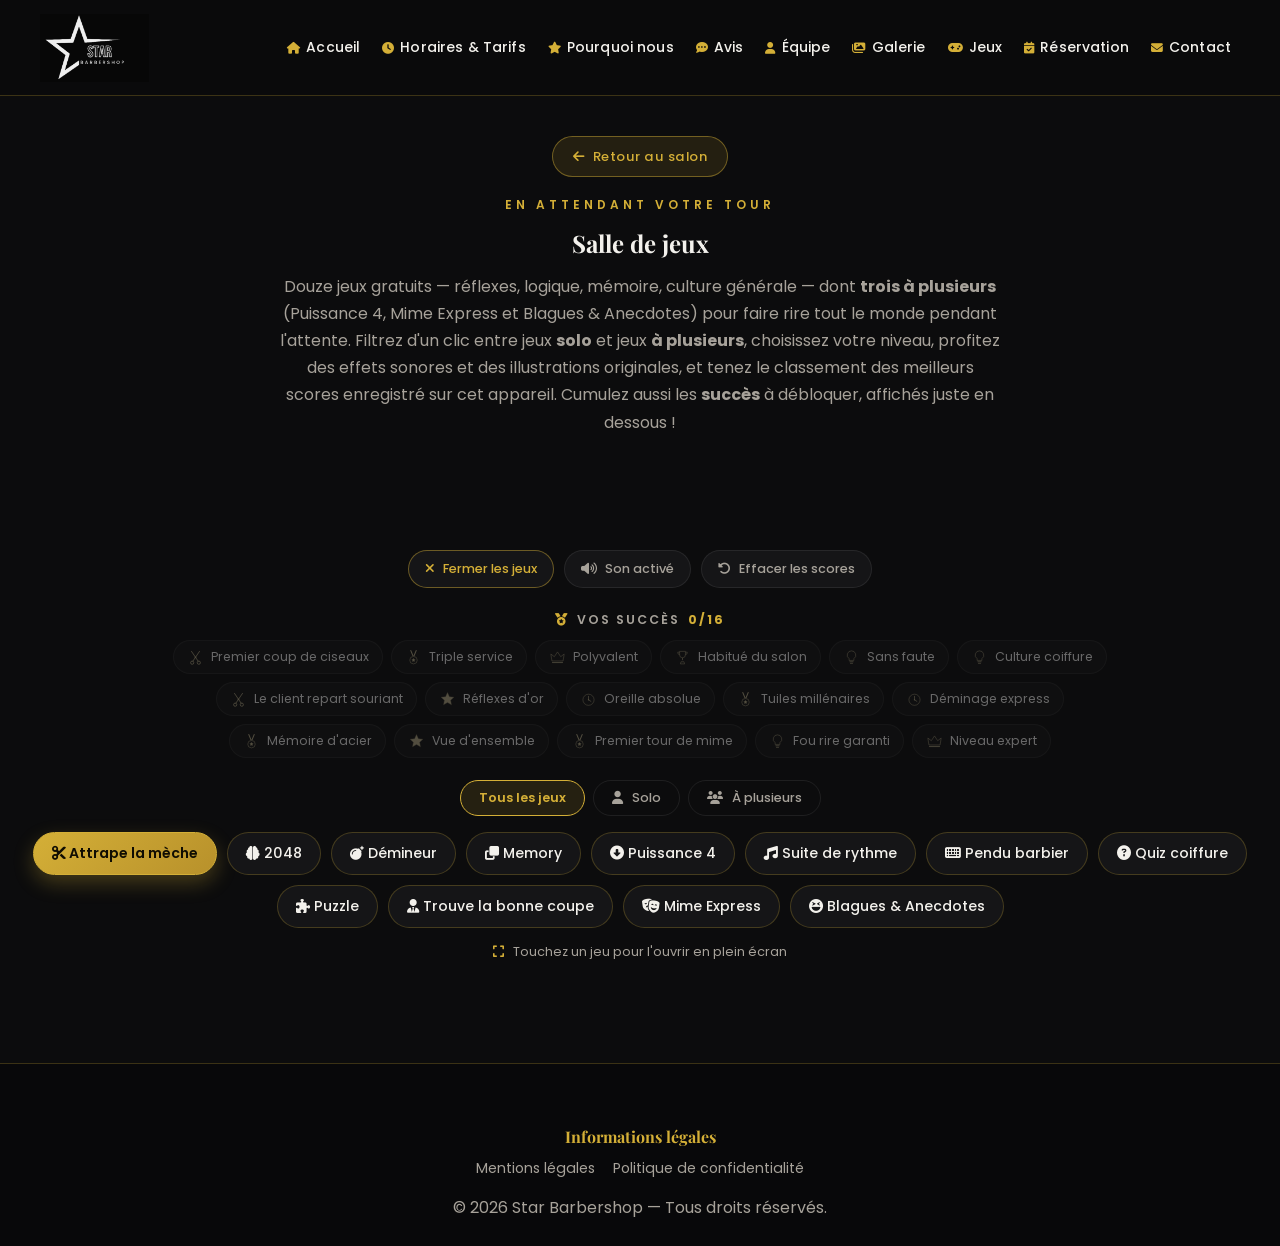
<file: jeux.html>
<!DOCTYPE html>
<html lang="fr">
<head>
  <meta charset="UTF-8" />
  <meta name="viewport" content="width=device-width, initial-scale=1.0, viewport-fit=cover">
  <title>Jeux — Star Barbershop</title>
  <meta name="description" content="Patientez en jouant : douze mini-jeux gratuits (2048, démineur, puissance 4, memory, quiz, mime, blagues…) en solo ou à plusieurs, avec niveaux de difficulté, classement et effets sonores, sur le site de Star Barbershop à Mourmelon-le-Grand.">
  <link rel="canonical" href="https://www.starbarbershop.fr/jeux.html">

  <link rel="icon" type="image/svg+xml" href="favicon.svg?v=2">
  <link rel="icon" type="image/png" sizes="32x32" href="favicon-32x32.png?v=2">
  <link rel="icon" type="image/png" sizes="16x16" href="favicon-16x16.png?v=2">
  <link rel="icon" href="favicon.ico?v=2" sizes="any">
  <link rel="apple-touch-icon" href="apple-touch-icon.png?v=2">

  <link rel="preconnect" href="https://fonts.googleapis.com">
  <link rel="preconnect" href="https://fonts.gstatic.com" crossorigin>
  <link href="https://fonts.googleapis.com/css2?family=Playfair+Display:wght@600;700&family=Poppins:wght@300;400;500;600;700&display=swap" rel="stylesheet">
  <link rel="stylesheet" href="https://cdnjs.cloudflare.com/ajax/libs/font-awesome/6.5.0/css/all.min.css" />
  <link rel="stylesheet" href="style.css" />
  <link rel="stylesheet" href="games.css" />
</head>
<body>

<header class="header">
  <a href="index.html"><img src="image/logo.png" alt="Star Barbershop" class="logo"></a>

  <div class="burger" id="burger">☰</div>

  <nav id="menu">
    <a href="index.html#accueil"><i class="fa-solid fa-house"></i> Accueil</a>
    <a href="index.html#infos"><i class="fa-solid fa-clock"></i> Horaires & Tarifs</a>
    <a href="index.html#why"><i class="fa-solid fa-star"></i> Pourquoi nous</a>
    <a href="index.html#avis"><i class="fa-solid fa-comment-dots"></i> Avis</a>
    <a href="index.html#equipe"><i class="fa-solid fa-user"></i> Équipe</a>
    <a href="index.html#galerie"><i class="fa-solid fa-images"></i> Galerie</a>
    <a href="jeux.html"><i class="fa-solid fa-gamepad"></i> Jeux</a>
    <a href="index.html#reservation"><i class="fa-solid fa-calendar-check"></i> Réservation</a>
    <a href="index.html#contact"><i class="fa-solid fa-envelope"></i> Contact</a>
  </nav>
</header>

<section id="jeux-intro" class="games-intro">
  <a class="games-back" href="index.html"><i class="fa-solid fa-arrow-left"></i> Retour au salon</a>
  <span class="eyebrow">En attendant votre tour</span>
  <h1>Salle de jeux</h1>
  <p>Douze jeux gratuits — réflexes, logique, mémoire, culture générale — dont <strong>trois à plusieurs</strong> (Puissance 4, Mime Express et Blagues &amp; Anecdotes) pour faire rire tout le monde pendant l'attente. Filtrez d'un clic entre jeux <strong>solo</strong> et jeux <strong>à plusieurs</strong>, choisissez votre niveau, profitez des effets sonores et des illustrations originales, et tenez le classement des meilleurs scores enregistré sur cet appareil. Cumulez aussi les <strong>succès</strong> à débloquer, affichés juste en dessous&nbsp;!</p>
</section>

<section id="jeux" class="games">

  <div class="games-bar">
    <a href="index.html" class="bar-btn bar-close"><i class="fa-solid fa-xmark"></i><span>Fermer les jeux</span></a>
    <button id="sound-toggle" class="bar-btn" type="button" aria-pressed="false">
      <i class="fa-solid fa-volume-high"></i><span>Son activé</span>
    </button>
    <button id="reset-scores-btn" class="bar-btn" type="button">
      <i class="fa-solid fa-rotate-left"></i><span>Effacer les scores</span>
    </button>
  </div>

  <div class="achv-block">
    <span class="achv-title"><i class="fa-solid fa-medal"></i> Vos succès <strong id="achv-count">0/16</strong></span>
    <div id="achv-strip" class="achv-strip" aria-label="Succès à débloquer"></div>
  </div>

  <div class="mode-filter" role="group" aria-label="Filtrer les jeux">
    <button class="mode-btn active" data-mode="all" type="button">Tous les jeux</button>
    <button class="mode-btn" data-mode="solo" type="button"><i class="fa-solid fa-user"></i> Solo</button>
    <button class="mode-btn" data-mode="multi" type="button"><i class="fa-solid fa-users"></i> À plusieurs</button>
  </div>

  <div class="game-selector">
    <button class="game-tab active" data-game="catch"><i class="fa-solid fa-scissors"></i> Attrape la mèche</button>
    <button class="game-tab" data-game="2048"><i class="fa-solid fa-brain"></i> 2048</button>
    <button class="game-tab" data-game="mine"><i class="fa-solid fa-bomb"></i> Démineur</button>
    <button class="game-tab" data-game="memory"><i class="fa-solid fa-clone"></i> Memory</button>
    <button class="game-tab" data-game="connect4" data-mode="solo multi"><i class="fa-solid fa-circle-down"></i> Puissance 4</button>
    <button class="game-tab" data-game="simon"><i class="fa-solid fa-music"></i> Suite de rythme</button>
    <button class="game-tab" data-game="hangman"><i class="fa-solid fa-keyboard"></i> Pendu barbier</button>
    <button class="game-tab" data-game="quiz"><i class="fa-solid fa-circle-question"></i> Quiz coiffure</button>
    <button class="game-tab" data-game="puzzle"><i class="fa-solid fa-puzzle-piece"></i> Puzzle</button>
    <button class="game-tab" data-game="haircut"><i class="fa-solid fa-user-tie"></i> Trouve la bonne coupe</button>
    <button class="game-tab" data-game="mime" data-mode="multi"><i class="fa-solid fa-masks-theater"></i> Mime Express</button>
    <button class="game-tab" data-game="jokes" data-mode="multi"><i class="fa-solid fa-face-laugh-squint"></i> Blagues &amp; Anecdotes</button>
  </div>

  <p class="game-selector-hint"><i class="fa-solid fa-expand"></i> Touchez un jeu pour l'ouvrir en plein écran</p>

  <div id="game-fs-bar" class="game-fs-bar" hidden>
    <span id="game-fs-title" class="game-fs-title"></span>
    <button id="game-fs-close" class="game-fs-close" type="button" aria-label="Fermer le jeu"><i class="fa-solid fa-xmark"></i><span>Fermer</span></button>
  </div>

  <!-- JEU 1 : ATTRAPE LA MÈCHE -->
  <div id="game-catch" class="game-panel">
    <div class="game-shell">
      <div class="game-top">
        <div id="catch-level-select" class="level-selector">
          <button class="level-btn" data-level="facile">Facile</button>
          <button class="level-btn active" data-level="moyen">Moyen</button>
          <button class="level-btn" data-level="difficile">Difficile</button>
        </div>
        <div class="stat-chips">
          <span class="chip"><span class="chip-label">Score</span><strong id="catch-score">0</strong></span>
          <span class="chip"><span class="chip-label">Série</span><strong id="catch-combo">×1</strong></span>
          <span class="chip"><span class="chip-label">Vies</span><strong id="catch-lives">❤️❤️❤️</strong></span>
        </div>
      </div>
      <p class="game-help">Cliquez sur les objets avant qu'ils ne touchent le sol. Les étoiles rapportent 5 points, les cœurs offrent une vie — et il vaut mieux éviter les bombes&nbsp;!</p>
      <div class="game-stage">
        <div id="catch-area" class="catch-area">
          <div id="catch-overlay" class="game-overlay">
            <h3>Attrape la mèche</h3>
            <p>Combien d'objets pouvez-vous rattraper avant d'épuiser vos vies&nbsp;?</p>
            <button id="catch-start-btn" class="btn">Jouer</button>
          </div>
        </div>
      </div>
      <div id="catch-score-submit" class="score-submit" style="display:none;">
        <input type="text" id="catch-name-input" maxlength="16" placeholder="Votre pseudo">
        <button id="catch-save-score-btn" class="btn">Enregistrer le score</button>
      </div>
      <div class="leaderboard">
        <h4><i class="fa-solid fa-trophy"></i> Meilleurs scores (cet appareil)</h4>
        <div id="catch-leaderboard"></div>
      </div>
    </div>
  </div>

  <!-- JEU 2 : 2048 -->
  <div id="game-2048" class="game-panel">
    <div class="game-shell">
      <div class="game-top">
        <div id="g2048-level-select" class="level-selector">
          <button class="level-btn" data-level="facile">Objectif 512</button>
          <button class="level-btn active" data-level="moyen">Objectif 1024</button>
          <button class="level-btn" data-level="difficile">Objectif 2048</button>
        </div>
        <div class="stat-chips">
          <span class="chip"><span class="chip-label">Points</span><strong id="g2048-score">0</strong></span>
          <span class="chip"><span class="chip-label">Record</span><strong id="g2048-best">0</strong></span>
        </div>
      </div>
      <p class="game-help">Flèches du clavier, boutons ci-dessous ou glissement sur la grille : fusionnez les tuiles identiques jusqu'à atteindre l'objectif.</p>
      <div class="game-stage">
        <div id="g2048-board" class="g2048-board">
          <div id="g2048-overlay" class="game-overlay" style="display:none;">
            <h3 id="g2048-overlay-title">Partie terminée</h3>
            <p id="g2048-overlay-text"></p>
            <div class="overlay-actions">
              <button id="g2048-continue-btn" class="btn btn-ghost" style="display:none;">Continuer</button>
              <button id="g2048-replay-btn" class="btn">Rejouer</button>
            </div>
          </div>
        </div>
      </div>
      <div id="g2048-controls" class="dpad">
        <button class="dpad-btn" data-dir="up" aria-label="Haut"><i class="fa-solid fa-chevron-up"></i></button>
        <button class="dpad-btn" data-dir="left" aria-label="Gauche"><i class="fa-solid fa-chevron-left"></i></button>
        <button class="dpad-btn" data-dir="down" aria-label="Bas"><i class="fa-solid fa-chevron-down"></i></button>
        <button class="dpad-btn" data-dir="right" aria-label="Droite"><i class="fa-solid fa-chevron-right"></i></button>
      </div>
      <div class="game-actions">
        <button id="g2048-undo" class="btn btn-ghost"><i class="fa-solid fa-rotate-left"></i> Annuler</button>
        <button id="g2048-restart" class="btn">Nouvelle partie</button>
      </div>
      <div id="g2048-score-submit" class="score-submit" style="display:none;">
        <input type="text" id="g2048-name-input" maxlength="16" placeholder="Votre pseudo">
        <button id="g2048-save-score-btn" class="btn">Enregistrer le score</button>
      </div>
      <div class="leaderboard">
        <h4><i class="fa-solid fa-trophy"></i> Meilleurs scores (cet appareil)</h4>
        <div id="g2048-leaderboard"></div>
      </div>
    </div>
  </div>

  <!-- JEU 3 : DÉMINEUR -->
  <div id="game-mine" class="game-panel">
    <div class="game-shell">
      <div class="game-top">
        <div id="mine-level-select" class="level-selector">
          <button class="level-btn active" data-level="facile">Débutant 9×9</button>
          <button class="level-btn" data-level="moyen">Intermédiaire 16×16</button>
          <button class="level-btn" data-level="difficile">Expert 16×30</button>
        </div>
        <div class="stat-chips">
          <span class="chip"><span class="chip-label">Mines</span><strong id="mine-left">10</strong></span>
          <span class="chip"><span class="chip-label">Temps</span><strong id="mine-time">0:00</strong></span>
        </div>
      </div>
      <p class="game-help">Cliquez une case pour la révéler, clic droit (ou mode 🚩 drapeau) pour marquer une mine. Le premier clic est toujours sans danger.</p>
      <div class="game-stage">
        <div class="mine-scroll">
          <div id="mine-board" class="mine-board"></div>
          <div id="mine-overlay" class="game-overlay" style="display:none;">
            <h3 id="mine-overlay-title">Boom&nbsp;!</h3>
            <p id="mine-overlay-text"></p>
            <button id="mine-replay-btn" class="btn">Rejouer</button>
          </div>
        </div>
      </div>
      <div class="game-actions">
        <button id="mine-mode-btn" class="btn btn-ghost"><i class="fa-solid fa-flag"></i> Mode drapeau : non</button>
        <button id="mine-restart" class="btn">Nouvelle grille</button>
      </div>
      <div id="mine-score-submit" class="score-submit" style="display:none;">
        <input type="text" id="mine-name-input" maxlength="16" placeholder="Votre pseudo">
        <button id="mine-save-score-btn" class="btn">Enregistrer le temps</button>
      </div>
      <div class="leaderboard">
        <h4><i class="fa-solid fa-trophy"></i> Meilleurs temps (cet appareil)</h4>
        <div id="mine-leaderboard"></div>
      </div>
    </div>
  </div>

  <!-- JEU 4 : MEMORY -->
  <div id="game-memory" class="game-panel">
    <div class="game-shell">
      <div class="game-top">
        <div id="memory-level-select" class="level-selector">
          <button class="level-btn" data-level="facile">Facile (4 paires)</button>
          <button class="level-btn active" data-level="moyen">Moyen (6 paires)</button>
          <button class="level-btn" data-level="difficile">Difficile (8 paires)</button>
        </div>
        <div class="stat-chips">
          <span class="chip"><span class="chip-label">Coups</span><strong id="memory-moves">0</strong></span>
          <span class="chip"><span class="chip-label">Temps</span><strong id="memory-time">0:00</strong></span>
        </div>
      </div>
      <p class="game-help">Retournez deux cartes à la fois et retrouvez toutes les paires : moins vous de coups, mieux c'est.</p>
      <div class="game-stage">
        <div id="memory-grid" class="memory-grid"></div>
      </div>
      <div class="memory-result">
        <div id="memory-stars" class="stars"></div>
        <p id="memory-win-message" class="memory-win-message" style="display:none;"></p>
      </div>
      <div class="game-actions">
        <button id="memory-restart-btn" class="btn">Recommencer</button>
      </div>
      <div id="memory-score-submit" class="score-submit" style="display:none;">
        <input type="text" id="memory-name-input" maxlength="16" placeholder="Votre pseudo">
        <button id="memory-save-score-btn" class="btn">Enregistrer le score</button>
      </div>
      <div class="leaderboard">
        <h4><i class="fa-solid fa-trophy"></i> Meilleurs scores (cet appareil)</h4>
        <div id="memory-leaderboard"></div>
      </div>
    </div>
  </div>

  <!-- JEU 5 : PUISSANCE 4 -->
  <div id="game-connect4" class="game-panel">
    <div class="game-shell">
      <div class="game-top">
        <div id="c4-mode-select" class="level-selector">
          <button class="level-btn active" data-mode="ia">Contre l'ordinateur</button>
          <button class="level-btn" data-mode="2joueurs">2 joueurs</button>
        </div>
        <div id="c4-level-select" class="level-selector">
          <button class="level-btn" data-level="facile">Facile</button>
          <button class="level-btn active" data-level="moyen">Moyen</button>
          <button class="level-btn" data-level="difficile">Difficile</button>
        </div>
      </div>
      <div class="stat-chips stat-chips-center">
        <span class="chip"><span class="chip-label">Manche</span><strong id="c4-status">À vous&nbsp;!</strong></span>
        <span class="chip"><span class="chip-label">Victoires IA</span><strong id="c4-wins">0</strong></span>
      </div>
      <p class="game-help">Alignez 4 disques de votre couleur — horizontalement, verticalement ou en diagonale. Cliquez sur une colonne pour lâcher votre disque.</p>
      <div class="game-stage">
        <div id="c4-board" class="c4-board"></div>
        <div id="c4-overlay" class="game-overlay" style="display:none;">
          <h3 id="c4-overlay-title">Manche terminée</h3>
          <p id="c4-overlay-text"></p>
          <button id="c4-replay-btn" class="btn">Nouvelle manche</button>
        </div>
      </div>
      <div class="game-actions">
        <button id="c4-restart" class="btn">Nouvelle manche</button>
      </div>
      <div id="c4-score-submit" class="score-submit" style="display:none;">
        <input type="text" id="c4-name-input" maxlength="16" placeholder="Votre pseudo">
        <button id="c4-save-score-btn" class="btn">Enregistrer</button>
      </div>
      <div class="leaderboard">
        <h4><i class="fa-solid fa-trophy"></i> Victoires contre l'IA (cet appareil)</h4>
        <div id="c4-leaderboard"></div>
      </div>
    </div>
  </div>

  <!-- JEU 6 : SUITE DE RYTHME (SIMON) -->
  <div id="game-simon" class="game-panel">
    <div class="game-shell">
      <div class="game-top">
        <div id="simon-level-select" class="level-selector">
          <button class="level-btn" data-level="facile">Facile</button>
          <button class="level-btn active" data-level="moyen">Moyen</button>
          <button class="level-btn" data-level="difficile">Difficile</button>
        </div>
        <div class="stat-chips">
          <span class="chip"><span class="chip-label">Niveau</span><strong id="simon-level">0</strong></span>
          <span class="chip"><span class="chip-label">Record</span><strong id="simon-best">0</strong></span>
        </div>
      </div>
      <p class="game-help">Regardez et retenez la suite allumée, puis reproduisez-la exactement — un pas de plus à chaque niveau.</p>
      <div class="game-stage">
        <div class="simon-board">
          <button class="simon-pad" data-pad="0" style="--pad-color:#d4af37;" disabled></button>
          <button class="simon-pad" data-pad="1" style="--pad-color:#4285F4;" disabled></button>
          <button class="simon-pad" data-pad="2" style="--pad-color:#3ca05a;" disabled></button>
          <button class="simon-pad" data-pad="3" style="--pad-color:#c84646;" disabled></button>
        </div>
      </div>
      <p id="simon-message" class="simon-message">Cliquez sur Démarrer pour jouer</p>
      <div class="game-actions">
        <button id="simon-start-btn" class="btn">Démarrer</button>
      </div>
      <div id="simon-score-submit" class="score-submit" style="display:none;">
        <input type="text" id="simon-name-input" maxlength="16" placeholder="Votre pseudo">
        <button id="simon-save-score-btn" class="btn">Enregistrer le niveau</button>
      </div>
      <div class="leaderboard">
        <h4><i class="fa-solid fa-trophy"></i> Meilleurs niveaux (cet appareil)</h4>
        <div id="simon-leaderboard"></div>
      </div>
    </div>
  </div>

  <!-- JEU 7 : PENDU BARBIER -->
  <div id="game-hangman" class="game-panel">
    <div class="game-shell">
      <div class="game-top">
        <div id="hangman-level-select" class="level-selector">
          <button class="level-btn active" data-level="facile">Mots courts</button>
          <button class="level-btn" data-level="moyen">Mots moyens</button>
          <button class="level-btn" data-level="difficile">Mots longs</button>
        </div>
        <div class="stat-chips">
          <span class="chip"><span class="chip-label">Mot</span><strong id="hangman-progress">1/5</strong></span>
          <span class="chip"><span class="chip-label">Erreurs</span><strong id="hangman-errors">0/6</strong></span>
        </div>
      </div>
      <p class="game-help">Devinez le mot du salon de barbier lettre par lettre. Vous avez le droit à 6 erreurs par mot&nbsp;!</p>
      <div class="game-stage hangman-stage">
        <div class="hangman-figure" id="hangman-figure"></div>
        <div>
          <p id="hangman-hint" class="hangman-hint"></p>
          <p id="hangman-word" class="hangman-word"></p>
          <div id="hangman-wrong" class="hangman-wrong"></div>
        </div>
      </div>
      <div id="hangman-keys" class="hangman-keys"></div>
      <p id="hangman-feedback" class="quiz-feedback"></p>
      <div class="game-actions">
        <button id="hangman-next-btn" class="btn" style="display:none;">Mot suivant</button>
      </div>
      <div id="hangman-result" class="quiz-result" style="display:none;">
        <p id="hangman-score-text"></p>
        <button id="hangman-restart-btn" class="btn">Recommencer</button>
      </div>
      <div id="hangman-score-submit" class="score-submit" style="display:none;">
        <input type="text" id="hangman-name-input" maxlength="16" placeholder="Votre pseudo">
        <button id="hangman-save-score-btn" class="btn">Enregistrer le score</button>
      </div>
      <div class="leaderboard">
        <h4><i class="fa-solid fa-trophy"></i> Meilleurs scores (cet appareil)</h4>
        <div id="hangman-leaderboard"></div>
      </div>
    </div>
  </div>

  <!-- JEU 8 : QUIZ CULTURE COIFFURE -->
  <div id="game-quiz" class="game-panel">
    <div class="game-shell">
      <div class="game-top">
        <div id="quiz-level-select" class="level-selector">
          <button class="level-btn" data-level="facile">6 questions</button>
          <button class="level-btn active" data-level="moyen">10 questions</button>
          <button class="level-btn" data-level="difficile">12 questions · 15 s</button>
        </div>
        <div class="stat-chips">
          <span class="chip"><span class="chip-label">Bonnes réponses</span><strong id="quiz-score">0</strong></span>
          <span class="chip"><span class="chip-label">Série</span><strong id="quiz-streak">0</strong></span>
        </div>
      </div>
      <p class="game-help">Testez votre culture de barbier sur 34 questions : chaque question est illustrée et reliée au salon, et une explication s'affiche après votre réponse.</p>
      <div id="quiz-question-block" class="quiz-question-block">
        <div class="quiz-meta">
          <span id="quiz-progress" class="quiz-progress">Question 1/8</span>
          <span id="quiz-timer" class="timer-display"></span>
        </div>
        <div class="progress-track"><div id="quiz-bar" class="progress-fill"></div></div>
        <figure id="quiz-art" class="quiz-art"></figure>
        <h3 id="quiz-question" class="quiz-question"></h3>
        <div id="quiz-options" class="quiz-options"></div>
        <p id="quiz-feedback" class="quiz-feedback"></p>
        <button id="quiz-next-btn" class="btn" style="display:none;">Question suivante</button>
      </div>
      <div id="quiz-result" class="quiz-result" style="display:none;">
        <p id="quiz-score-text"></p>
        <button id="quiz-restart-btn" class="btn">Recommencer</button>
        <a class="btn btn-ghost" href="index.html#reservation">Réserver un créneau au salon</a>
      </div>
      <div id="quiz-score-submit" class="score-submit" style="display:none;">
        <input type="text" id="quiz-name-input" maxlength="16" placeholder="Votre pseudo">
        <button id="quiz-save-score-btn" class="btn">Enregistrer le score</button>
      </div>
      <div class="leaderboard">
        <h4><i class="fa-solid fa-trophy"></i> Meilleurs scores (cet appareil)</h4>
        <div id="quiz-leaderboard"></div>
      </div>
    </div>
  </div>

  <!-- JEU 9 : PUZZLE GLISSANT -->
  <div id="game-puzzle" class="game-panel">
    <div class="game-shell">
      <div class="game-top">
        <div id="puzzle-level-select" class="level-selector">
          <button class="level-btn active" data-level="facile">3×3</button>
          <button class="level-btn" data-level="moyen">4×4</button>
          <button class="level-btn" data-level="difficile">5×5</button>
          <button class="level-btn" data-level="expert">6×6 Expert</button>
        </div>
        <div class="stat-chips">
          <span class="chip"><span class="chip-label">Coups</span><strong id="puzzle-moves">0</strong></span>
          <span class="chip"><span class="chip-label">Temps</span><strong id="puzzle-time">0:00</strong></span>
        </div>
      </div>
      <p class="game-help">Choisissez une illustration ci-dessous, puis remettez-la dans le bon ordre : cliquez sur une pièce adjacente à la case vide pour la faire glisser — jusqu'au défi 6×6 Expert&nbsp;!</p>
      <div id="puzzle-picker" class="puzzle-picker" aria-label="Choisir l'illustration du puzzle"></div>
      <div class="game-stage">
        <div id="puzzle-board" class="puzzle-board"></div>
      </div>
      <p id="puzzle-win-message" class="puzzle-win-message" style="display:none;"></p>
      <div class="game-actions">
        <button id="puzzle-restart-btn" class="btn">Mélanger</button>
      </div>
      <div id="puzzle-score-submit" class="score-submit" style="display:none;">
        <input type="text" id="puzzle-name-input" maxlength="16" placeholder="Votre pseudo">
        <button id="puzzle-save-score-btn" class="btn">Enregistrer le score</button>
      </div>
      <div class="leaderboard">
        <h4><i class="fa-solid fa-trophy"></i> Meilleurs scores (cet appareil)</h4>
        <div id="puzzle-leaderboard"></div>
      </div>
    </div>
  </div>

  <!-- JEU 10 : TROUVE LA BONNE COUPE -->
  <div id="game-haircut" class="game-panel">
    <div class="game-shell">
      <div class="game-top">
        <div id="haircut-level-select" class="level-selector">
          <button class="level-btn" data-level="facile">3 propositions</button>
          <button class="level-btn active" data-level="moyen">4 propositions</button>
          <button class="level-btn" data-level="difficile">5 propositions · 10 s</button>
        </div>
        <div class="stat-chips">
          <span class="chip"><span class="chip-label">Clients satisfaits</span><strong id="haircut-score">0</strong></span>
        </div>
      </div>
      <p class="game-help">Un client s'exprime : comprenez sa demande et choisissez parmi les illustrations la coupe qu'il attend — une explication s'affiche ensuite. 16 demandes à tester&nbsp;!</p>
      <div id="haircut-block" class="haircut-block">
        <div class="quiz-meta">
          <span id="haircut-progress" class="quiz-progress">Client 1/8</span>
          <span id="haircut-timer" class="timer-display"></span>
        </div>
        <div class="progress-track"><div id="haircut-bar" class="progress-fill"></div></div>
        <div class="haircut-client">
          <span id="haircut-avatar" class="haircut-avatar" aria-hidden="true"></span>
          <p id="haircut-request" class="haircut-request"></p>
        </div>
        <div id="haircut-options" class="quiz-options cards"></div>
        <p id="haircut-feedback" class="quiz-feedback"></p>
        <button id="haircut-next-btn" class="btn" style="display:none;">Client suivant</button>
      </div>
      <div id="haircut-result" class="quiz-result" style="display:none;">
        <p id="haircut-score-text"></p>
        <button id="haircut-restart-btn" class="btn">Recommencer</button>
        <a class="btn btn-ghost" href="index.html#galerie">Voir nos coupes en galerie</a>
      </div>
      <div id="haircut-score-submit" class="score-submit" style="display:none;">
        <input type="text" id="haircut-name-input" maxlength="16" placeholder="Votre pseudo">
        <button id="haircut-save-score-btn" class="btn">Enregistrer le score</button>
      </div>
      <div class="leaderboard">
        <h4><i class="fa-solid fa-trophy"></i> Meilleurs scores (cet appareil)</h4>
        <div id="haircut-leaderboard"></div>
      </div>
    </div>
  </div>

  <!-- JEU 11 : MIME EXPRESS (À PLUSIEURS) -->
  <div id="game-mime" class="game-panel">
    <div class="game-shell">
      <div class="game-top">
        <div id="mime-level-select" class="level-selector">
          <button class="level-btn active" data-level="2equipes">2 équipes</button>
          <button class="level-btn" data-level="3equipes">3 équipes</button>
          <button class="level-btn" data-level="4equipes">4 équipes</button>
        </div>
        <div class="stat-chips">
          <span class="chip"><span class="chip-label">Tour</span><strong id="mime-turn">1/2</strong></span>
          <span class="chip"><span class="chip-label">Équipe</span><strong id="mime-team">Équipe 1</strong></span>
          <span class="chip"><span class="chip-label">Chrono</span><strong id="mime-time">45s</strong></span>
        </div>
      </div>
      <p class="game-help">À plusieurs, ça rit plus fort ! Une équipe fait mimer le mot pendant 45&nbsp;s, l'autre devine : chaque devinette rapporte 1 point. Affichez le mot avec « Voir le mot » avant de lancer le chrono, puis alternez les équipes.</p>
      <div id="mime-teams" class="mime-teams" aria-label="Scores des équipes"></div>
      <div class="game-stage">
        <div class="mime-card">
          <span id="mime-category" class="mime-category"></span>
          <p id="mime-word" class="mime-word is-hidden">· · · · ·</p>
        </div>
      </div>
      <div class="game-actions">
        <button id="mime-reveal-btn" class="btn btn-ghost"><i class="fa-solid fa-eye"></i> Voir le mot</button>
        <button id="mime-start-btn" class="btn"><i class="fa-solid fa-stopwatch"></i> Lancer le chrono</button>
        <button id="mime-guess-btn" class="btn" style="display:none;">Deviné&nbsp;! +1</button>
        <button id="mime-pass-btn" class="btn btn-ghost" style="display:none;">Mot suivant</button>
        <button id="mime-next-btn" class="btn" style="display:none;">Manche suivante</button>
      </div>
      <p id="mime-message" class="quiz-feedback"></p>
      <div id="mime-result" class="quiz-result" style="display:none;">
        <p id="mime-score-text"></p>
        <button id="mime-restart-btn" class="btn">Rejouer</button>
      </div>
      <div id="mime-score-submit" class="score-submit" style="display:none;">
        <input type="text" id="mime-name-input" maxlength="16" placeholder="Votre pseudo">
        <button id="mime-save-score-btn" class="btn">Enregistrer le score</button>
      </div>
      <div class="leaderboard">
        <h4><i class="fa-solid fa-trophy"></i> Meilleurs scores (cet appareil)</h4>
        <div id="mime-leaderboard"></div>
      </div>
    </div>
  </div>

  <!-- JEU 12 : BLAGUES & ANECDOTES (À PLUSIEURS) -->
  <div id="game-jokes" class="game-panel">
    <div class="game-shell">
      <div class="game-top">
        <div id="jokes-level-select" class="level-selector">
          <button class="level-btn active" data-level="facile">Blagues</button>
          <button class="level-btn" data-level="moyen">Anecdotes</button>
          <button class="level-btn" data-level="difficile">Mélange</button>
        </div>
        <div class="stat-chips">
          <span class="chip"><span class="chip-label">Carte</span><strong id="jokes-progress">1/8</strong></span>
          <span class="chip"><span class="chip-label">Points rire</span><strong id="jokes-score">0</strong></span>
          <span class="chip"><span class="chip-label">Fous rires</span><strong id="jokes-laughs">0</strong></span>
        </div>
      </div>
      <p class="game-help">La dose de rires de la salle d'attente : lisez la chute à voix haute, notez le rire de l'assemblée (petit, bon ou fou rire) et emportez les meilleures blagues et anecdotes à raconter au prochain fauteuil.</p>
      <div class="game-stage">
        <div class="joke-card">
          <span id="joke-tag" class="joke-tag">Blague</span>
          <p id="joke-setup" class="joke-setup"></p>
          <p id="joke-punchline" class="joke-punchline" style="display:none;"></p>
          <button id="jokes-reveal-btn" class="btn btn-ghost"><i class="fa-solid fa-mask"></i> Révéler la chute</button>
          <div id="joke-rating" class="joke-rating" style="display:none;">
            <span class="joke-rating-label">Ce rire vaut :</span>
            <button class="joke-rate" data-points="1" type="button">🙂 Petit rire <strong>+1</strong></button>
            <button class="joke-rate" data-points="3" type="button">😄 Bon rire <strong>+3</strong></button>
            <button class="joke-rate" data-points="5" type="button">🤣 Fou rire <strong>+5</strong></button>
          </div>
        </div>
      </div>
      <div class="game-actions">
        <button id="jokes-next-btn" class="btn" style="display:none;">Carte suivante</button>
      </div>
      <div id="jokes-result" class="quiz-result" style="display:none;">
        <p id="jokes-score-text"></p>
        <button id="jokes-restart-btn" class="btn">Recommencer</button>
        <a class="btn btn-ghost" href="index.html#avis">Laisser un avis au salon</a>
      </div>
      <div id="jokes-score-submit" class="score-submit" style="display:none;">
        <input type="text" id="jokes-name-input" maxlength="16" placeholder="Votre pseudo">
        <button id="jokes-save-score-btn" class="btn">Enregistrer le score</button>
      </div>
      <div class="leaderboard">
        <h4><i class="fa-solid fa-trophy"></i> Meilleurs scores (cet appareil)</h4>
        <div id="jokes-leaderboard"></div>
      </div>
    </div>
  </div>
</section>

<footer>
  <div class="footer-legal">
    <h3>Informations légales</h3>
    <div class="footer-legal-links">
      <a href="mentions-legales.html">Mentions légales</a>
      <a href="politique-de-confidentialite.html">Politique de confidentialité</a>
    </div>
  </div>
  <p>© <span id="year">2025</span> Star Barbershop — Tous droits réservés.</p>
</footer>

<script src="script.js"></script>
<script src="games.js"></script>
</body>
</html>
</file>
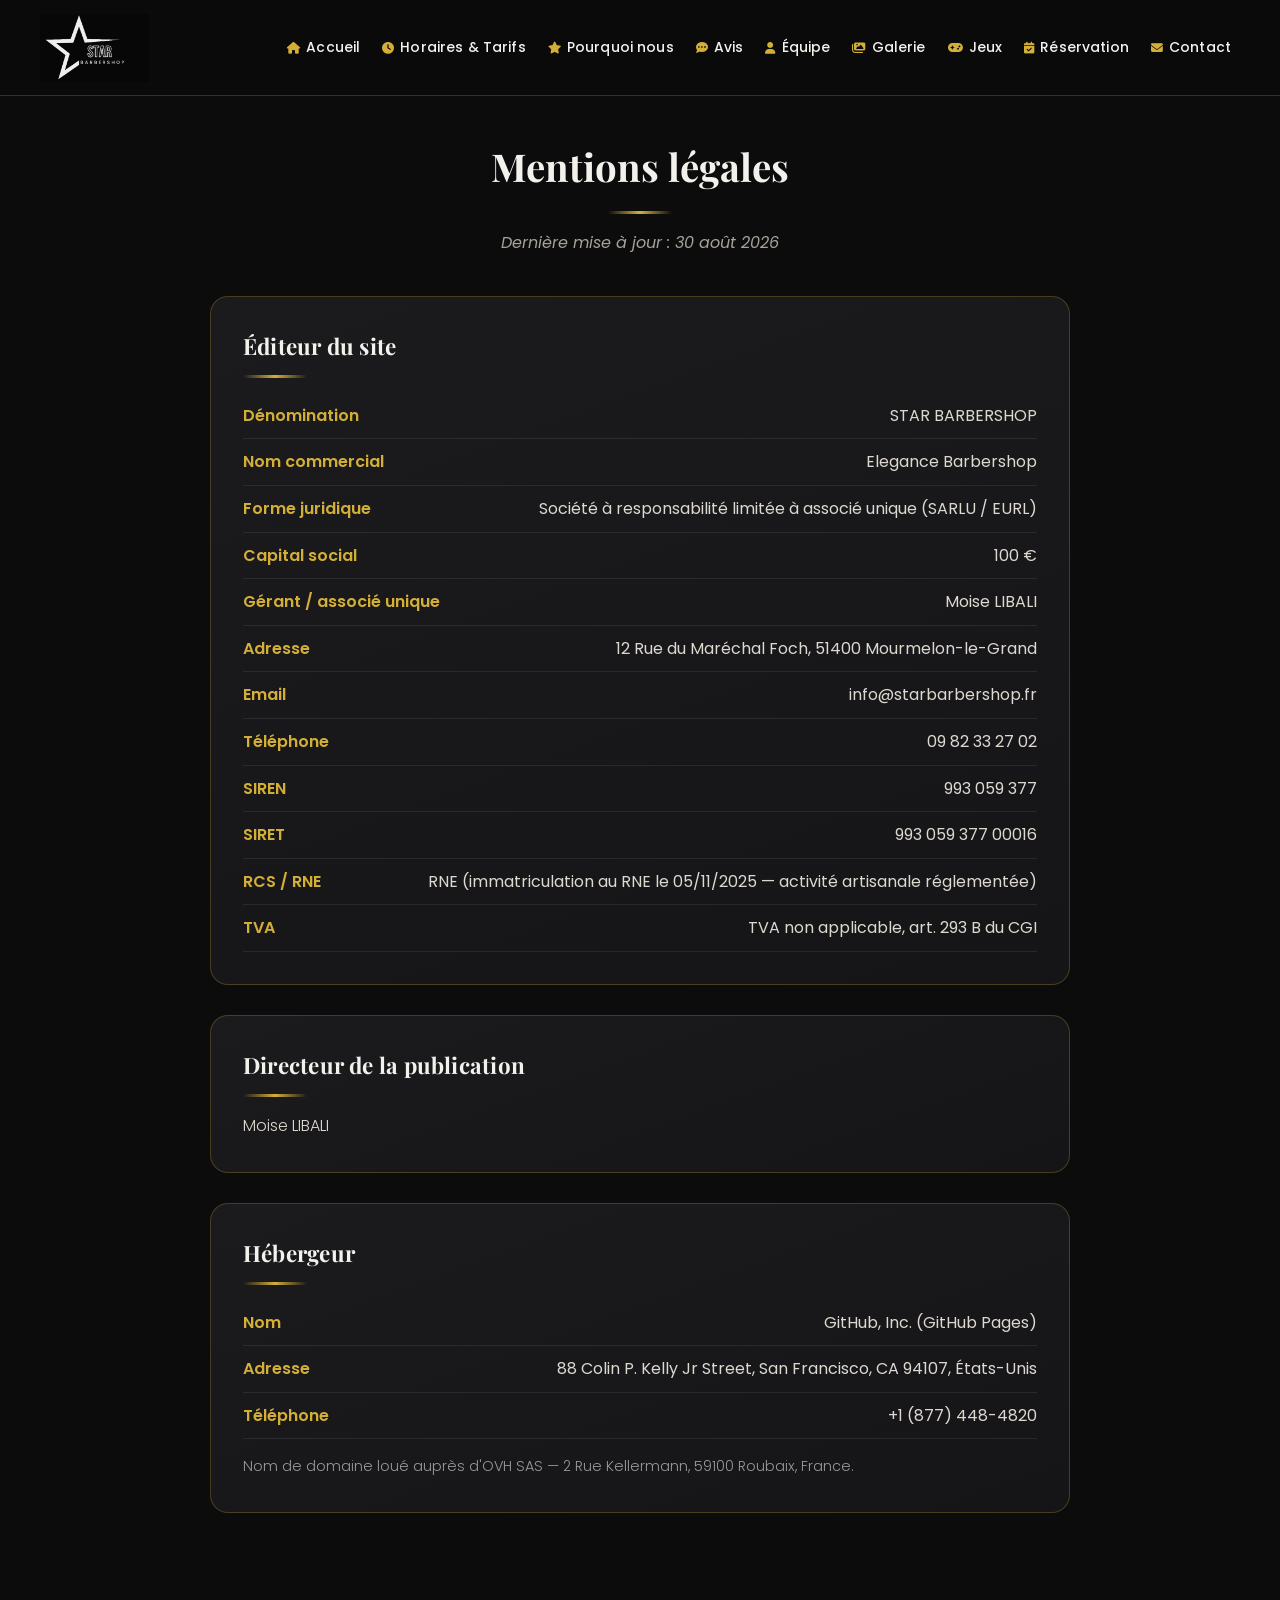
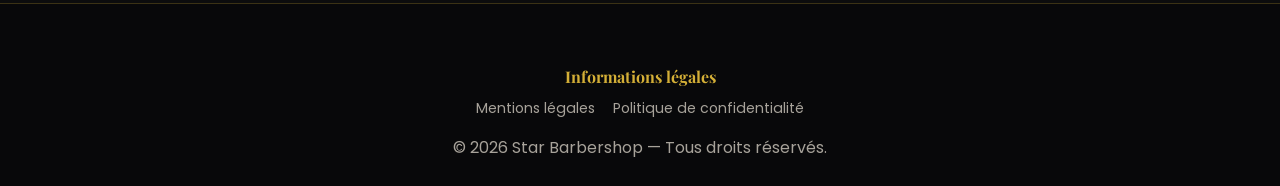
<file: mentions-legales.html>
<!DOCTYPE html>
<html lang="fr">
<head>
  <meta charset="UTF-8" />
  <meta name="viewport" content="width=device-width, initial-scale=1.0">
  <title>Mentions légales — Star Barbershop</title>
  <meta name="description" content="Mentions légales du site Star Barbershop, salon de coiffure et barbier à Mourmelon-le-Grand.">
  <link rel="icon" type="image/svg+xml" href="favicon.svg?v=2">
  <link rel="icon" type="image/png" sizes="32x32" href="favicon-32x32.png?v=2">
  <link rel="icon" type="image/png" sizes="16x16" href="favicon-16x16.png?v=2">
  <link rel="icon" href="favicon.ico?v=2" sizes="any">
  <link rel="apple-touch-icon" href="apple-touch-icon.png?v=2">

  <link rel="preconnect" href="https://fonts.googleapis.com">
  <link rel="preconnect" href="https://fonts.gstatic.com" crossorigin>
  <link href="https://fonts.googleapis.com/css2?family=Playfair+Display:wght@600;700&family=Poppins:wght@300;400;500;600;700&display=swap" rel="stylesheet">
  <link rel="stylesheet" href="https://cdnjs.cloudflare.com/ajax/libs/font-awesome/6.5.0/css/all.min.css" />
  <link rel="stylesheet" href="style.css" />
</head>
<body>

<header class="header">
  <a href="index.html"><img src="image/logo.png" alt="Star Barbershop" class="logo"></a>

  <div class="burger" id="burger">☰</div>

  <nav id="menu">
    <a href="index.html#accueil"><i class="fa-solid fa-house"></i> Accueil</a>
    <a href="index.html#infos"><i class="fa-solid fa-clock"></i> Horaires & Tarifs</a>
    <a href="index.html#why"><i class="fa-solid fa-star"></i> Pourquoi nous</a>
    <a href="index.html#avis"><i class="fa-solid fa-comment-dots"></i> Avis</a>
    <a href="index.html#equipe"><i class="fa-solid fa-user"></i> Équipe</a>
    <a href="index.html#galerie"><i class="fa-solid fa-images"></i> Galerie</a>
    <a href="jeux.html"><i class="fa-solid fa-gamepad"></i> Jeux</a>
    <a href="index.html#reservation"><i class="fa-solid fa-calendar-check"></i> Réservation</a>
    <a href="index.html#contact"><i class="fa-solid fa-envelope"></i> Contact</a>
  </nav>
</header>

<section id="legal" class="legal-page">
  <h1>Mentions légales</h1>
  <p class="last-updated">Dernière mise à jour : 30 août 2026</p>

  <div class="legal-content">

    <div class="legal-block">
      <h2>Éditeur du site</h2>
      <ul class="legal-list">
        <li><span>Dénomination</span><span>STAR BARBERSHOP</span></li>
        <li><span>Nom commercial</span><span>Elegance Barbershop</span></li>
        <li><span>Forme juridique</span><span>Société à responsabilité limitée à associé unique (SARLU / EURL)</span></li>
        <li><span>Capital social</span><span>100 €</span></li>
        <li><span>Gérant / associé unique</span><span>Moise LIBALI</span></li>
        <li><span>Adresse</span><span>12 Rue du Maréchal Foch, 51400 Mourmelon-le-Grand</span></li>
        <li><span>Email</span><span>info@starbarbershop.fr</span></li>
        <li><span>Téléphone</span><span>09 82 33 27 02</span></li>
        <li><span>SIREN</span><span>993 059 377</span></li>
        <li><span>SIRET</span><span>993 059 377 00016</span></li>
        <li><span>RCS / RNE</span><span>RNE (immatriculation au RNE le 05/11/2025 — activité artisanale réglementée)</span></li>
        <li><span>TVA</span><span>TVA non applicable, art. 293 B du CGI</span></li>
      </ul>
    </div>

    <div class="legal-block">
      <h2>Directeur de la publication</h2>
      <p class="legal-text">Moise LIBALI</p>
    </div>

    <div class="legal-block">
      <h2>Hébergeur</h2>
      <ul class="legal-list">
        <li><span>Nom</span><span>GitHub, Inc. (GitHub Pages)</span></li>
        <li><span>Adresse</span><span>88 Colin P. Kelly Jr Street, San Francisco, CA 94107, États-Unis</span></li>
        <li><span>Téléphone</span><span>+1 (877) 448-4820</span></li>
      </ul>
      <p class="legal-text" style="margin-top:15px; font-size:0.9rem; color:#999;">Nom de domaine loué auprès d'OVH SAS — 2 Rue Kellermann, 59100 Roubaix, France.</p>
    </div>

  </div>
</section>

<footer>
  <div class="footer-legal">
    <h3>Informations légales</h3>
    <div class="footer-legal-links">
      <a href="mentions-legales.html">Mentions légales</a>
      <a href="politique-de-confidentialite.html">Politique de confidentialité</a>
    </div>
  </div>
  <p>© <span id="year">2025</span> Star Barbershop — Tous droits réservés.</p>
</footer>

<script src="script.js"></script>
</body>
</html>
</file>
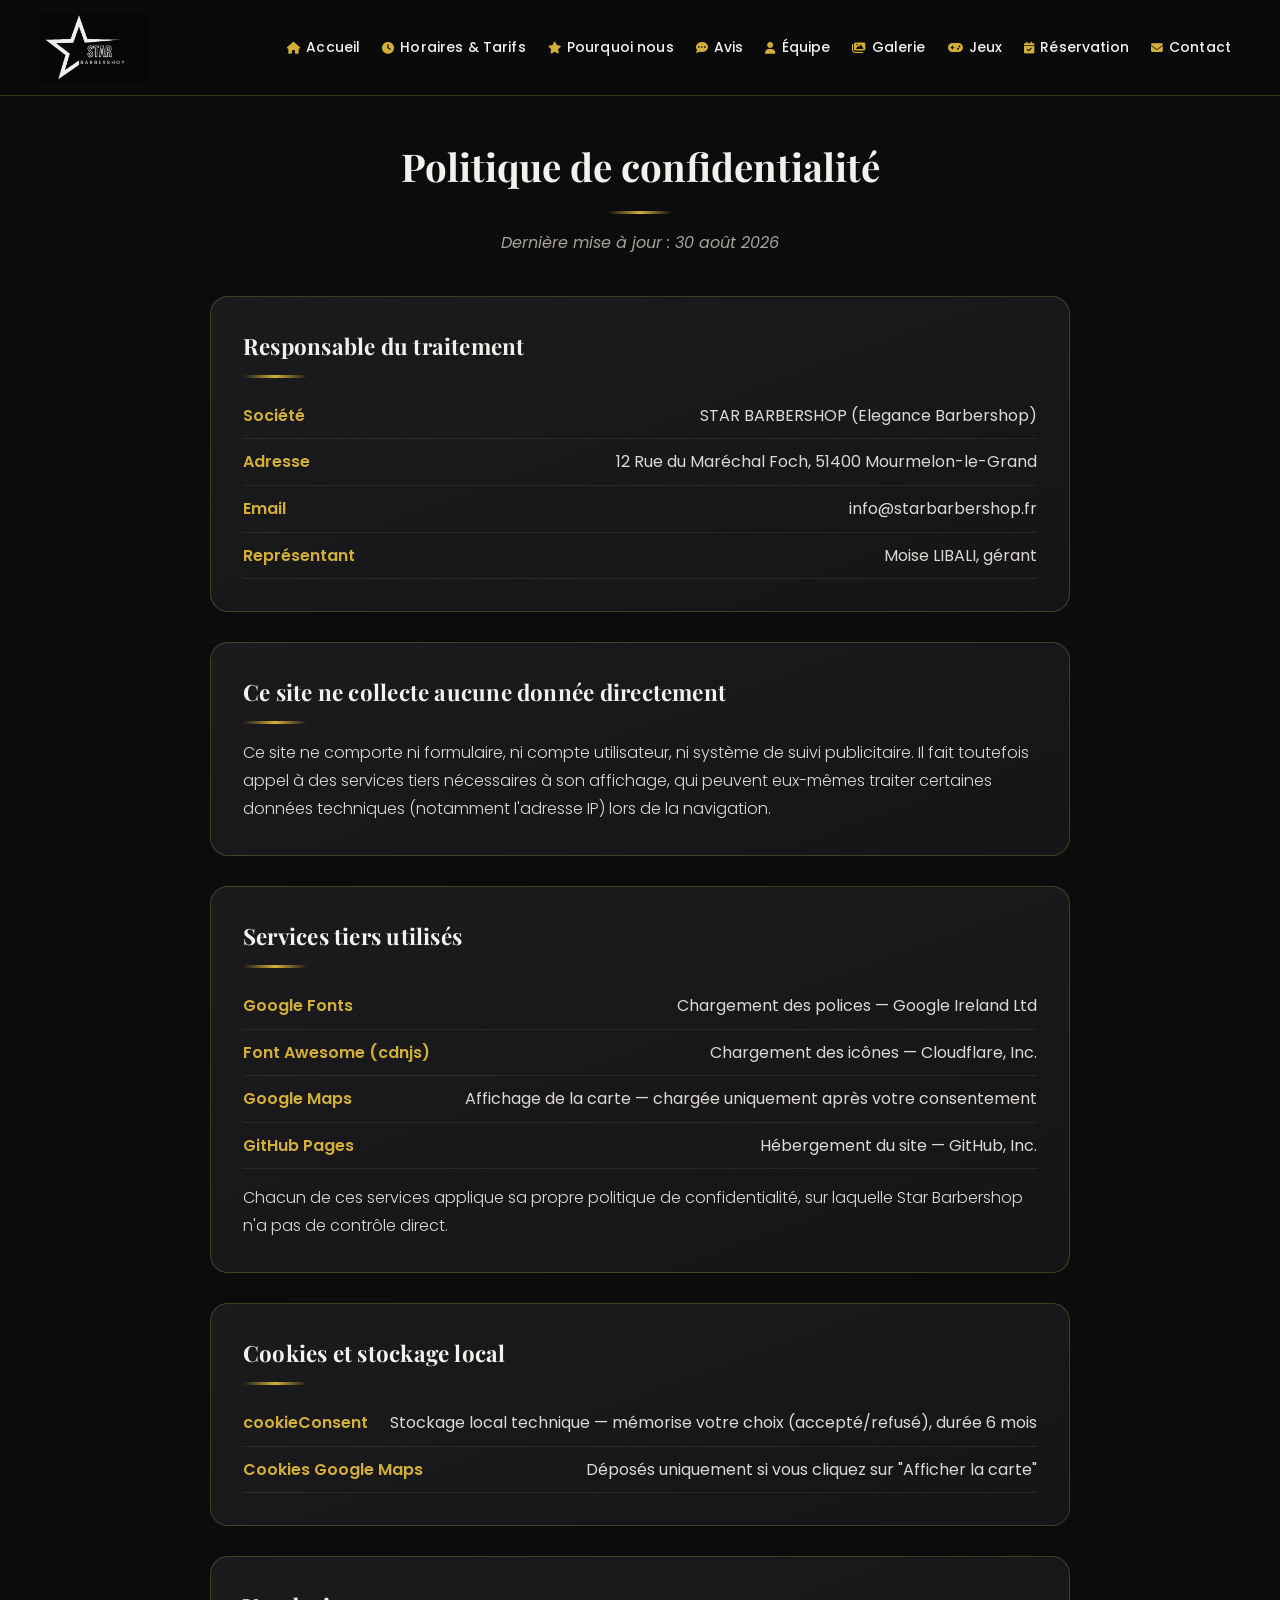
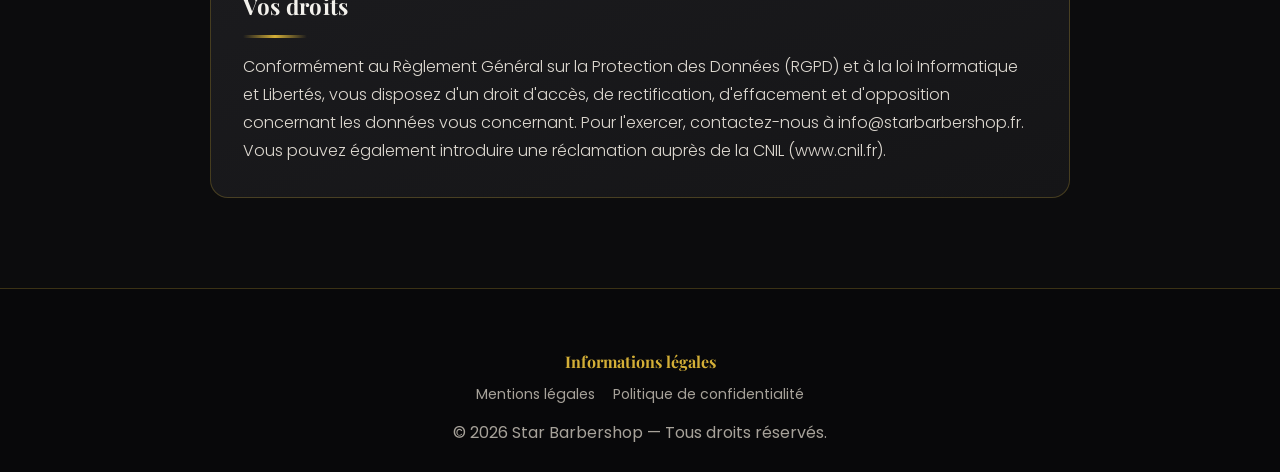
<file: politique-de-confidentialite.html>
<!DOCTYPE html>
<html lang="fr">
<head>
  <meta charset="UTF-8" />
  <meta name="viewport" content="width=device-width, initial-scale=1.0">
  <title>Politique de confidentialité — Star Barbershop</title>
  <meta name="description" content="Politique de confidentialité du site Star Barbershop : données collectées, cookies, et droits des utilisateurs.">
  <link rel="icon" type="image/svg+xml" href="favicon.svg?v=2">
  <link rel="icon" type="image/png" sizes="32x32" href="favicon-32x32.png?v=2">
  <link rel="icon" type="image/png" sizes="16x16" href="favicon-16x16.png?v=2">
  <link rel="icon" href="favicon.ico?v=2" sizes="any">
  <link rel="apple-touch-icon" href="apple-touch-icon.png?v=2">

  <link rel="preconnect" href="https://fonts.googleapis.com">
  <link rel="preconnect" href="https://fonts.gstatic.com" crossorigin>
  <link href="https://fonts.googleapis.com/css2?family=Playfair+Display:wght@600;700&family=Poppins:wght@300;400;500;600;700&display=swap" rel="stylesheet">
  <link rel="stylesheet" href="https://cdnjs.cloudflare.com/ajax/libs/font-awesome/6.5.0/css/all.min.css" />
  <link rel="stylesheet" href="style.css" />
</head>
<body>

<header class="header">
  <a href="index.html"><img src="image/logo.png" alt="Star Barbershop" class="logo"></a>

  <div class="burger" id="burger">☰</div>

  <nav id="menu">
    <a href="index.html#accueil"><i class="fa-solid fa-house"></i> Accueil</a>
    <a href="index.html#infos"><i class="fa-solid fa-clock"></i> Horaires & Tarifs</a>
    <a href="index.html#why"><i class="fa-solid fa-star"></i> Pourquoi nous</a>
    <a href="index.html#avis"><i class="fa-solid fa-comment-dots"></i> Avis</a>
    <a href="index.html#equipe"><i class="fa-solid fa-user"></i> Équipe</a>
    <a href="index.html#galerie"><i class="fa-solid fa-images"></i> Galerie</a>
    <a href="jeux.html"><i class="fa-solid fa-gamepad"></i> Jeux</a>
    <a href="index.html#reservation"><i class="fa-solid fa-calendar-check"></i> Réservation</a>
    <a href="index.html#contact"><i class="fa-solid fa-envelope"></i> Contact</a>
  </nav>
</header>

<section id="legal" class="legal-page">
  <h1>Politique de confidentialité</h1>
  <p class="last-updated">Dernière mise à jour : 30 août 2026</p>

  <div class="legal-content">

    <div class="legal-block">
      <h2>Responsable du traitement</h2>
      <ul class="legal-list">
        <li><span>Société</span><span>STAR BARBERSHOP (Elegance Barbershop)</span></li>
        <li><span>Adresse</span><span>12 Rue du Maréchal Foch, 51400 Mourmelon-le-Grand</span></li>
        <li><span>Email</span><span>info@starbarbershop.fr</span></li>
        <li><span>Représentant</span><span>Moise LIBALI, gérant</span></li>
      </ul>
    </div>

    <div class="legal-block">
      <h2>Ce site ne collecte aucune donnée directement</h2>
      <p class="legal-text">Ce site ne comporte ni formulaire, ni compte utilisateur, ni système de suivi publicitaire. Il fait toutefois appel à des services tiers nécessaires à son affichage, qui peuvent eux-mêmes traiter certaines données techniques (notamment l'adresse IP) lors de la navigation.</p>
    </div>

    <div class="legal-block">
      <h2>Services tiers utilisés</h2>
      <ul class="legal-list">
        <li><span>Google Fonts</span><span>Chargement des polices — Google Ireland Ltd</span></li>
        <li><span>Font Awesome (cdnjs)</span><span>Chargement des icônes — Cloudflare, Inc.</span></li>
        <li><span>Google Maps</span><span>Affichage de la carte — chargée uniquement après votre consentement</span></li>
        <li><span>GitHub Pages</span><span>Hébergement du site — GitHub, Inc.</span></li>
      </ul>
      <p class="legal-text" style="margin-top:15px;">Chacun de ces services applique sa propre politique de confidentialité, sur laquelle Star Barbershop n'a pas de contrôle direct.</p>
    </div>

    <div class="legal-block">
      <h2>Cookies et stockage local</h2>
      <ul class="legal-list">
        <li><span>cookieConsent</span><span>Stockage local technique — mémorise votre choix (accepté/refusé), durée 6 mois</span></li>
        <li><span>Cookies Google Maps</span><span>Déposés uniquement si vous cliquez sur "Afficher la carte"</span></li>
      </ul>
    </div>

    <div class="legal-block">
      <h2>Vos droits</h2>
      <p class="legal-text">Conformément au Règlement Général sur la Protection des Données (RGPD) et à la loi Informatique et Libertés, vous disposez d'un droit d'accès, de rectification, d'effacement et d'opposition concernant les données vous concernant. Pour l'exercer, contactez-nous à info@starbarbershop.fr. Vous pouvez également introduire une réclamation auprès de la CNIL (www.cnil.fr).</p>
    </div>

  </div>
</section>

<footer>
  <div class="footer-legal">
    <h3>Informations légales</h3>
    <div class="footer-legal-links">
      <a href="mentions-legales.html">Mentions légales</a>
      <a href="politique-de-confidentialite.html">Politique de confidentialité</a>
    </div>
  </div>
  <p>© <span id="year">2025</span> Star Barbershop — Tous droits réservés.</p>
</footer>

<script src="script.js"></script>
</body>
</html>
</file>
<file: style.css>
/* =========================================================
   STAR BARBERSHOP — Feuille de style principale
   Thème : noir profond & or, Playfair Display + Poppins
   ========================================================= */

/* === JETONS DE DESIGN === */
:root {
  --bg: #0c0c0d;
  --bg-deep: #08080a;
  --card: #151517;
  --card-2: #1b1b1e;
  --gold: #d4af37;
  --gold-bright: #e8c860;
  --gold-12: rgba(212, 175, 55, 0.12);
  --gold-25: rgba(212, 175, 55, 0.25);
  --gold-45: rgba(212, 175, 55, 0.45);
  --text: #f3f1ec;
  --muted: #a7a29a;
  --line: rgba(255, 255, 255, 0.08);
  --header-h: 96px;
  --radius: 18px;
  --shadow: 0 18px 45px rgba(0, 0, 0, 0.45);
}

/* === RESET & BASE === */
* {
  margin: 0;
  padding: 0;
  box-sizing: border-box;
}

html {
  scroll-behavior: smooth;
  /* seul décalage d'ancrage : ne PAS cumuler avec un scroll-margin sur les sections */
  scroll-padding-top: calc(var(--header-h) + 56px);
}

body {
  font-family: 'Poppins', sans-serif;
  background-color: var(--bg);
  color: var(--text);
  padding-top: var(--header-h);
  overflow-x: hidden;
  line-height: 1.6;
  -webkit-font-smoothing: antialiased;
}

img {
  max-width: 100%;
  display: block;
}

a {
  color: inherit;
}

::selection {
  background: var(--gold);
  color: #000;
}

/* === TITRES === */
h1, h2, h3 {
  font-family: 'Playfair Display', serif;
}

h1, h2 {
  text-align: center;
}

h2 {
  font-size: clamp(1.7rem, 3.4vw, 2.4rem);
  font-weight: 700;
  letter-spacing: 0.01em;
}

h2::after {
  content: "";
  width: 64px;
  height: 3px;
  background: linear-gradient(90deg, transparent, var(--gold), transparent);
  display: block;
  margin: 14px auto 0;
  border-radius: 3px;
}

.eyebrow {
  display: block;
  text-align: center;
  color: var(--gold);
  text-transform: uppercase;
  letter-spacing: 4px;
  font-size: 0.75rem;
  font-weight: 600;
  margin-bottom: 10px;
}

.section-intro {
  text-align: center;
  color: var(--muted);
  max-width: 620px;
  margin: 18px auto 0;
  font-size: 1rem;
  font-weight: 300;
}

/* === HEADER === */
header, .header {
  position: fixed;
  top: 0;
  left: 0;
  width: 100%;
  height: var(--header-h);
  display: flex;
  justify-content: space-between;
  align-items: center;
  gap: 20px;
  padding: 0 40px;
  background: rgba(10, 10, 11, 0.82);
  backdrop-filter: blur(14px);
  -webkit-backdrop-filter: blur(14px);
  border-bottom: 1px solid var(--gold-25);
  z-index: 1000;
  transition: background 0.35s ease, box-shadow 0.35s ease;
}

.header.scrolled {
  background: rgba(8, 8, 10, 0.96);
  box-shadow: 0 14px 35px rgba(0, 0, 0, 0.55);
}

.brand {
  display: inline-flex;
  align-items: center;
  flex-shrink: 0;
}

.logo {
  height: 68px;
  width: auto;
  transition: transform 0.3s ease, filter 0.3s ease;
}

.logo:hover {
  transform: scale(1.03);
  filter: drop-shadow(0 0 10px rgba(212, 175, 55, 0.55));
}

/* === NAVIGATION === */
#menu {
  display: flex;
  align-items: center;
  gap: 4px;
}

nav a {
  position: relative;
  display: inline-flex;
  align-items: center;
  gap: 6px;
  color: var(--text);
  text-decoration: none;
  font-size: 0.87rem;
  font-weight: 500;
  letter-spacing: 0.01em;
  padding: 8px 9px;
  border-radius: 8px;
  white-space: nowrap;
  transition: color 0.25s ease, background 0.25s ease;
}

nav a i {
  color: var(--gold);
  font-size: 0.85em;
  transition: transform 0.25s ease;
}

nav a::after {
  content: "";
  position: absolute;
  left: 9px;
  right: 9px;
  bottom: 3px;
  height: 2px;
  background: var(--gold);
  transform: scaleX(0);
  transform-origin: left;
  transition: transform 0.25s ease;
}

nav a:hover,
nav a.active {
  color: var(--gold-bright);
}

nav a:hover::after,
nav a.active::after {
  transform: scaleX(1);
}

nav a:hover i {
  transform: translateY(-1px);
}

nav a.nav-cta::after {
  display: none;
}

nav a.nav-cta {
  background: linear-gradient(135deg, var(--gold), #b8912b);
  color: #100d02;
  font-weight: 600;
  padding: 10px 18px;
  border-radius: 50px;
  margin-left: 8px;
  box-shadow: 0 8px 20px rgba(212, 175, 55, 0.28);
}

nav a.nav-cta i {
  color: #100d02;
}

nav a.nav-cta:hover {
  color: #100d02;
  background: linear-gradient(135deg, var(--gold-bright), var(--gold));
  transform: translateY(-1px);
  box-shadow: 0 10px 24px rgba(212, 175, 55, 0.4);
}

nav a:focus-visible,
.btn:focus-visible,
.gallery img:focus-visible,
.burger:focus-visible,
.contact-card:focus-visible {
  outline: 2px solid var(--gold);
  outline-offset: 3px;
}

/* === HERO === */
.hero {
  position: relative;
  width: 100%;
  min-height: calc(100vh - var(--header-h));
  display: flex;
  justify-content: center;
  align-items: center;
  text-align: center;
  padding: 80px 20px 90px;
  background:
    linear-gradient(180deg, rgba(6, 6, 8, 0.82) 0%, rgba(6, 6, 8, 0.62) 45%, rgba(6, 6, 8, 0.9) 100%),
    url("image/hero.jpg") center / cover no-repeat;
  isolation: isolate;
}

.hero::after {
  content: "";
  position: absolute;
  left: 0;
  right: 0;
  bottom: 0;
  height: 120px;
  background: linear-gradient(to top, var(--bg), transparent);
  pointer-events: none;
}

.hero-content {
  position: relative;
  z-index: 1;
  max-width: 820px;
  display: flex;
  flex-direction: column;
  align-items: center;
}

.hero-badges {
  display: flex;
  flex-wrap: wrap;
  justify-content: center;
  gap: 12px;
  margin-bottom: 26px;
}

.hero-badge {
  display: inline-flex;
  align-items: center;
  gap: 8px;
  font-size: 0.85rem;
  font-weight: 500;
  color: var(--text);
  background: rgba(15, 15, 17, 0.7);
  border: 1px solid var(--gold-45);
  padding: 8px 18px;
  border-radius: 50px;
  backdrop-filter: blur(6px);
}

.hero-badge i {
  color: var(--gold);
}

.hero-status i {
  font-size: 0.6em;
}

.hero-status.is-open i {
  color: #5fd39a;
}

.hero-status.is-closed i {
  color: #e0793f;
}

.hero h1 {
  font-size: clamp(2.3rem, 5.4vw, 4rem);
  line-height: 1.12;
  font-weight: 700;
  letter-spacing: 0.01em;
}

.hero h1 span {
  color: var(--gold);
  display: inline-block;
}

.hero-sub {
  color: #ddd8d0;
  font-size: clamp(1rem, 1.6vw, 1.15rem);
  font-weight: 300;
  max-width: 640px;
  margin: 20px auto 0;
}

.hero-actions {
  display: flex;
  flex-wrap: wrap;
  justify-content: center;
  gap: 16px;
  margin-top: 34px;
}

.hero-meta {
  display: flex;
  flex-wrap: wrap;
  justify-content: center;
  gap: 12px 28px;
  margin-top: 34px;
  color: var(--muted);
  font-size: 0.88rem;
}

.hero-meta i {
  color: var(--gold);
  margin-right: 6px;
}

.hero-meta a {
  color: inherit;
  text-decoration: none;
  transition: color 0.25s ease;
}

.hero-meta a:hover {
  color: var(--gold-bright);
}

/* === BOUTONS === */
.btn {
  background: linear-gradient(135deg, var(--gold), #b8912b);
  color: #100d02;
  padding: 14px 30px;
  border-radius: 50px;
  text-decoration: none;
  font-weight: 600;
  font-size: 0.98rem;
  display: inline-flex;
  align-items: center;
  justify-content: center;
  gap: 9px;
  transition: transform 0.25s ease, box-shadow 0.25s ease, background 0.25s ease;
  border: none;
  cursor: pointer;
  font-family: inherit;
  box-shadow: 0 10px 26px rgba(212, 175, 55, 0.25);
}

.btn:hover {
  transform: translateY(-2px);
  background: linear-gradient(135deg, var(--gold-bright), var(--gold));
  box-shadow: 0 14px 32px rgba(212, 175, 55, 0.42);
}

.btn-ghost {
  background: rgba(12, 12, 13, 0.55);
  color: var(--text);
  border: 1px solid var(--gold-45);
  box-shadow: none;
  backdrop-filter: blur(6px);
}

.btn-ghost:hover {
  background: rgba(212, 175, 55, 0.14);
  color: var(--gold-bright);
  box-shadow: none;
}

.btn-outline {
  background-color: transparent;
  color: var(--text);
  border: 1px solid #555;
  box-shadow: none;
}

.btn-outline:hover {
  border-color: var(--gold);
  color: var(--gold-bright);
  background: transparent;
  box-shadow: none;
  transform: none;
}

.google-btn {
  background: #4285F4;
  color: #fff;
  box-shadow: 0 10px 26px rgba(66, 133, 244, 0.3);
}

.google-btn:hover {
  background: #5a95f5;
  box-shadow: 0 14px 32px rgba(66, 133, 244, 0.42);
}

/* === SECTIONS === */
section {
  width: 100%;
  padding: 90px 20px;
  margin: auto;
  opacity: 0;
  transform: translateY(40px);
  transition: opacity 0.8s ease, transform 0.8s ease;
  display: flex;
  flex-direction: column;
  align-items: center;
}

section.visible {
  opacity: 1;
  transform: translateY(0);
}

/* === BANDEAU CHIFFRES CLÉS === */
.stats {
  background: var(--bg-deep);
  border-bottom: 1px solid var(--line);
  padding: 46px 20px;
}

.stats-grid {
  width: 100%;
  max-width: 1000px;
  display: grid;
  grid-template-columns: repeat(4, 1fr);
  gap: 26px;
}

.stat {
  text-align: center;
  position: relative;
  padding: 6px 10px;
}

.stat + .stat::before {
  content: "";
  position: absolute;
  left: -13px;
  top: 15%;
  height: 70%;
  width: 1px;
  background: linear-gradient(to bottom, transparent, var(--gold-45), transparent);
}

.stat-num {
  display: block;
  font-family: 'Playfair Display', serif;
  font-size: clamp(1.8rem, 3vw, 2.5rem);
  font-weight: 700;
  color: var(--gold);
  line-height: 1.1;
}

.stat-num i {
  font-size: 0.55em;
  vertical-align: super;
}

.stat-label {
  display: block;
  color: var(--muted);
  font-size: 0.82rem;
  text-transform: uppercase;
  letter-spacing: 2px;
  margin-top: 8px;
}

/* === INFOS (Horaires & Tarifs) === */
.infos, .why, .avis, .equipe, .galerie, .contact {
  padding: 95px 20px;
}

.infos-container {
  width: 100%;
  max-width: 1020px;
  display: grid;
  grid-template-columns: minmax(280px, 0.85fr) minmax(320px, 1.15fr);
  gap: 28px;
  margin-top: 44px;
}

.infos-box {
  background: linear-gradient(160deg, var(--card-2), var(--card));
  padding: 34px 32px;
  border-radius: var(--radius);
  border: 1px solid var(--gold-25);
  box-shadow: var(--shadow);
  transition: transform 0.3s ease, border-color 0.3s ease, box-shadow 0.3s ease;
}

.infos-box:hover {
  transform: translateY(-4px);
  border-color: var(--gold-45);
  box-shadow: 0 22px 50px rgba(0, 0, 0, 0.55);
}

.infos-box h3 {
  display: flex;
  align-items: center;
  gap: 12px;
  font-size: 1.35rem;
  font-weight: 600;
  margin-bottom: 22px;
  padding-bottom: 16px;
  border-bottom: 1px solid var(--line);
}

.infos-box h3 i {
  width: 42px;
  height: 42px;
  display: inline-flex;
  align-items: center;
  justify-content: center;
  border-radius: 50%;
  background: var(--gold-12);
  color: var(--gold);
  font-size: 1rem;
  border: 1px solid var(--gold-25);
}

.infos-box ul {
  list-style: none;
}

/* Horaires */
.hours-list li {
  display: flex;
  justify-content: space-between;
  align-items: center;
  gap: 14px;
  padding: 11px 12px;
  border-radius: 10px;
  font-size: 0.95rem;
  border-bottom: 1px solid rgba(255, 255, 255, 0.05);
  transition: background 0.25s ease;
}

.hours-list li:last-child {
  border-bottom: none;
}

.hours-list li span:first-child {
  font-weight: 500;
}

.hours-list li span:last-child {
  color: var(--muted);
  font-variant-numeric: tabular-nums;
}

.hours-list li:hover {
  background: rgba(255, 255, 255, 0.03);
}

.hours-list li.today {
  background: linear-gradient(90deg, var(--gold-12), rgba(212, 175, 55, 0.02));
  border-left: 3px solid var(--gold);
  border-bottom-color: transparent;
}

.hours-list li.today span {
  color: var(--gold-bright);
  font-weight: 600;
}

.box-note {
  margin-top: 18px;
  font-size: 0.8rem;
  color: var(--muted);
}

.box-note i {
  color: var(--gold);
  margin-right: 6px;
}

/* Tarifs — style carte de restaurant */
.price-list li {
  display: flex;
  align-items: baseline;
  padding: 11px 4px;
  border-bottom: 1px dashed rgba(255, 255, 255, 0.07);
  transition: padding-left 0.25s ease;
}

.price-list li:last-child {
  border-bottom: none;
}

.price-list li:hover {
  padding-left: 10px;
}

.price-list .svc {
  font-weight: 500;
  font-size: 0.98rem;
}

.price-list .lead {
  flex: 1;
  margin: 0 12px;
  border-bottom: 1px dotted rgba(212, 175, 55, 0.4);
  transform: translateY(-4px);
  min-width: 20px;
}

.price-list .price {
  color: var(--gold);
  font-weight: 700;
  font-size: 1.05rem;
  font-variant-numeric: tabular-nums;
}

.box-cta {
  width: 100%;
  margin-top: 26px;
  padding: 13px 20px;
}

/* === POURQUOI NOUS === */
.why-grid {
  display: grid;
  grid-template-columns: repeat(3, 1fr);
  gap: 26px;
  width: 100%;
  max-width: 1020px;
  margin-top: 46px;
}

.why-box {
  position: relative;
  background: linear-gradient(160deg, var(--card-2), var(--card));
  padding: 40px 30px;
  border-radius: var(--radius);
  text-align: center;
  border: 1px solid var(--line);
  overflow: hidden;
  transition: transform 0.3s ease, border-color 0.3s ease, box-shadow 0.3s ease;
}

.why-box::before {
  content: "";
  position: absolute;
  top: 0;
  left: 0;
  right: 0;
  height: 3px;
  background: linear-gradient(90deg, transparent, var(--gold), transparent);
  opacity: 0;
  transition: opacity 0.3s ease;
}

.why-box:hover {
  transform: translateY(-6px);
  border-color: var(--gold-25);
  box-shadow: var(--shadow);
}

.why-box:hover::before {
  opacity: 1;
}

.why-icon {
  width: 74px;
  height: 74px;
  margin: 0 auto 22px;
  display: flex;
  align-items: center;
  justify-content: center;
  border-radius: 50%;
  background: radial-gradient(circle at 30% 25%, rgba(212, 175, 55, 0.25), rgba(212, 175, 55, 0.06));
  border: 1px solid var(--gold-25);
  transition: transform 0.3s ease, box-shadow 0.3s ease;
}

.why-icon i {
  font-size: 1.7rem;
  color: var(--gold);
}

.why-box:hover .why-icon {
  transform: scale(1.06);
  box-shadow: 0 0 26px rgba(212, 175, 55, 0.25);
}

.why-box h3 {
  font-size: 1.25rem;
  font-weight: 600;
  margin-bottom: 12px;
}

.why-box p {
  color: var(--muted);
  font-size: 0.94rem;
  font-weight: 300;
  line-height: 1.7;
}

/* === AVIS CLIENTS (Google) === */
.avis-content {
  display: flex;
  flex-wrap: wrap;
  justify-content: center;
  align-items: center;
  gap: 45px;
  max-width: 900px;
  margin-top: 46px;
}

.rating-circle {
  display: flex;
  flex-direction: column;
  align-items: center;
  background: linear-gradient(160deg, var(--card-2), var(--card));
  border: 1px solid var(--gold-25);
  border-radius: 24px;
  padding: 34px 46px;
  box-shadow: var(--shadow);
  position: relative;
  overflow: hidden;
}

.rating-circle::before {
  content: "";
  position: absolute;
  inset: 0;
  background: radial-gradient(circle at 50% 0%, rgba(212, 175, 55, 0.14), transparent 65%);
  pointer-events: none;
}

.rating-number {
  font-family: 'Playfair Display', serif;
  font-size: 3.6rem;
  font-weight: 700;
  color: var(--gold);
  line-height: 1;
}

.stars {
  margin: 12px 0 6px;
  color: var(--gold);
  font-size: 1.05rem;
  letter-spacing: 4px;
}

.rating-count {
  color: var(--muted);
  font-size: 0.88rem;
}

.avis-body {
  flex: 1 1 300px;
  max-width: 440px;
  display: flex;
  flex-direction: column;
  align-items: flex-start;
  gap: 24px;
}

.avis-text {
  color: #ddd8d0;
  line-height: 1.85;
  font-weight: 300;
  font-size: 1.02rem;
  border-left: 3px solid var(--gold-45);
  padding-left: 20px;
}

/* === ÉQUIPE === */
.team {
  display: flex;
  justify-content: center;
  flex-wrap: wrap;
  gap: 26px;
  width: 100%;
  margin-top: 46px;
}

.member {
  flex: 0 1 340px;
  background: linear-gradient(160deg, var(--card-2), var(--card));
  border: 1px solid var(--line);
  border-radius: var(--radius);
  overflow: hidden;
  transition: transform 0.3s ease, border-color 0.3s ease, box-shadow 0.3s ease;
}

.member:hover {
  transform: translateY(-6px);
  border-color: var(--gold-25);
  box-shadow: var(--shadow);
}

.member-photo {
  position: relative;
  aspect-ratio: 4 / 4.4;
  overflow: hidden;
}

.member-photo::after {
  content: "";
  position: absolute;
  inset: 0;
  background: linear-gradient(to top, rgba(12, 12, 13, 0.85), transparent 45%);
}

.member-photo img {
  width: 100%;
  height: 100%;
  object-fit: cover;
  transition: transform 0.5s ease;
}

.member:hover .member-photo img {
  transform: scale(1.05);
}

.member-info {
  padding: 24px 28px 30px;
  text-align: center;
}

.member-info h3 {
  font-size: 1.5rem;
  font-weight: 700;
  letter-spacing: 0.06em;
  text-transform: uppercase;
}

.member-role {
  color: var(--gold);
  font-size: 0.82rem;
  text-transform: uppercase;
  letter-spacing: 3px;
  margin: 6px 0 12px;
  font-weight: 600;
}

.member-info > p:not(.member-role) {
  color: var(--muted);
  font-size: 0.94rem;
  font-weight: 300;
}

.member-tags {
  display: flex;
  justify-content: center;
  flex-wrap: wrap;
  gap: 8px;
  margin-top: 18px;
}

.member-tags span {
  font-size: 0.75rem;
  padding: 5px 14px;
  border-radius: 50px;
  border: 1px solid var(--gold-25);
  color: var(--gold-bright);
  background: var(--gold-12);
}

/* === GALERIE === */
.gallery {
  display: grid;
  grid-template-columns: repeat(2, 1fr);
  grid-auto-rows: 240px;
  gap: 14px;
  width: 100%;
  max-width: 1020px;
  margin-top: 46px;
}

.gallery img {
  width: 100%;
  height: 100%;
  object-fit: cover;
  border-radius: 14px;
  cursor: zoom-in;
  border: 1px solid var(--line);
  transition: transform 0.4s ease, box-shadow 0.4s ease, border-color 0.4s ease;
}

.gallery img:first-child {
  grid-row: span 2;
}

.gallery img:hover {
  transform: scale(1.02);
  box-shadow: 0 16px 40px rgba(0, 0, 0, 0.55);
  border-color: var(--gold-45);
}

.gallery-note {
  color: var(--muted);
  font-size: 0.85rem;
  margin-top: 20px;
  text-align: center;
}

.gallery-note i {
  color: var(--gold);
  margin-right: 6px;
}

/* === BANDE RÉSERVATION (CTA) === */
.cta-band {
  position: relative;
  padding: 0;
  background:
    linear-gradient(rgba(6, 6, 8, 0.86), rgba(6, 6, 8, 0.9)),
    url("image/hero.jpg") center / cover no-repeat fixed;
  border-top: 1px solid var(--gold-25);
  border-bottom: 1px solid var(--gold-25);
}

.cta-inner {
  width: 100%;
  max-width: 760px;
  margin: 0 auto;
  padding: 90px 20px;
  display: flex;
  flex-direction: column;
  align-items: center;
  text-align: center;
}

.cta-inner p {
  color: #ddd8d0;
  font-weight: 300;
  margin-top: 20px;
  max-width: 560px;
}

.cta-actions {
  display: flex;
  flex-wrap: wrap;
  justify-content: center;
  gap: 16px;
  margin-top: 34px;
}

/* === CONTACT === */
.contact-grid {
  display: grid;
  grid-template-columns: repeat(3, 1fr);
  gap: 24px;
  width: 100%;
  max-width: 1020px;
  margin-top: 46px;
}

.contact-card {
  display: flex;
  flex-direction: column;
  align-items: center;
  text-align: center;
  background: linear-gradient(160deg, var(--card-2), var(--card));
  border: 1px solid var(--line);
  border-radius: var(--radius);
  padding: 34px 26px;
  text-decoration: none;
  transition: transform 0.3s ease, border-color 0.3s ease, box-shadow 0.3s ease;
}

.contact-card:hover {
  transform: translateY(-6px);
  border-color: var(--gold-25);
  box-shadow: var(--shadow);
}

.contact-icon {
  width: 62px;
  height: 62px;
  display: flex;
  align-items: center;
  justify-content: center;
  border-radius: 50%;
  background: var(--gold-12);
  border: 1px solid var(--gold-25);
  margin-bottom: 18px;
}

.contact-icon i {
  font-size: 1.4rem;
  color: var(--gold);
}

.contact-card h3 {
  font-size: 1.15rem;
  font-weight: 600;
  margin-bottom: 8px;
}

.contact-card p {
  color: var(--muted);
  font-size: 0.94rem;
  font-weight: 300;
}

.contact-link {
  margin-top: 16px;
  color: var(--gold);
  font-size: 0.85rem;
  font-weight: 600;
  letter-spacing: 0.04em;
}

.contact-link i {
  font-size: 0.75em;
  margin-left: 6px;
  transition: transform 0.25s ease;
}

.contact-card:hover .contact-link i {
  transform: translateX(4px);
}

/* === CARTE (consentement cookies) === */
.map-container {
  width: 100%;
  max-width: 1020px;
  margin-top: 34px;
}

.map-placeholder {
  width: 100%;
  height: 300px;
  background: var(--card);
  border: 1px dashed var(--gold-45);
  border-radius: var(--radius);
  display: flex;
  flex-direction: column;
  align-items: center;
  justify-content: center;
  text-align: center;
  gap: 18px;
  padding: 24px;
}

.map-placeholder p {
  color: #ccc;
  font-size: 0.9rem;
  max-width: 440px;
}

.map-placeholder a {
  color: var(--gold);
}

#gmap-iframe {
  border: 0;
  border-radius: var(--radius);
  display: block;
}

/* === FOOTER === */
footer {
  width: 100%;
  background-color: var(--bg-deep);
  color: var(--muted);
  border-top: 1px solid var(--gold-25);
  padding: 60px 20px 26px;
}

.footer-grid {
  width: 100%;
  max-width: 1080px;
  margin: 0 auto;
  display: grid;
  grid-template-columns: 1.3fr 0.8fr 1.1fr;
  gap: 44px;
  text-align: left;
}

.footer-logo {
  height: 84px;
  width: auto;
  margin-bottom: 16px;
}

.footer-brand p {
  font-size: 0.92rem;
  font-weight: 300;
  line-height: 1.75;
}

.footer-rating {
  margin-top: 14px;
  color: var(--text);
  font-size: 0.88rem !important;
}

.footer-rating .stars {
  display: inline-block;
  margin: 0 8px 0 0;
  font-size: 0.85rem;
  letter-spacing: 2px;
}

.footer-col h3 {
  color: var(--gold);
  font-size: 1rem;
  font-weight: 600;
  letter-spacing: 2px;
  text-transform: uppercase;
  margin-bottom: 18px;
  font-family: 'Poppins', sans-serif;
}

.footer-col a,
.footer-col p {
  display: block;
  color: var(--muted);
  text-decoration: none;
  font-size: 0.92rem;
  font-weight: 300;
  margin-bottom: 10px;
  transition: color 0.25s ease, transform 0.25s ease;
}

.footer-col a:hover {
  color: var(--gold-bright);
  transform: translateX(3px);
}

.footer-col i {
  color: var(--gold);
  width: 18px;
  margin-right: 8px;
  text-align: center;
}

.footer-bottom {
  max-width: 1080px;
  margin: 44px auto 0;
  padding-top: 22px;
  border-top: 1px solid var(--line);
  display: flex;
  flex-wrap: wrap;
  align-items: center;
  justify-content: space-between;
  gap: 14px;
  text-align: left;
}

.footer-bottom > p {
  font-size: 0.85rem;
}

/* === ANCIEN FOOTER (pages jeux & légales) === */
footer > .footer-legal {
  text-align: center;
  margin-bottom: 15px;
}

footer > .footer-legal + p {
  text-align: center;
}

.footer-legal {
  margin-bottom: 0;
}

.footer-legal h3 {
  font-family: 'Playfair Display', serif;
  color: var(--gold);
  font-size: 1rem;
  margin-bottom: 8px;
}

.footer-legal-links {
  display: flex;
  justify-content: center;
  flex-wrap: wrap;
  gap: 18px;
}

.footer-legal-links a {
  color: var(--muted);
  text-decoration: none;
  font-size: 0.88rem;
  transition: color 0.25s ease;
}

.footer-legal-links a:hover {
  color: var(--gold-bright);
}

/* === BANDEAU COOKIES === */
.cookie-banner {
  position: fixed;
  bottom: 20px;
  left: 50%;
  transform: translateX(-50%);
  width: min(620px, 92vw);
  background: rgba(18, 18, 20, 0.97);
  backdrop-filter: blur(10px);
  border: 1px solid var(--gold-45);
  border-radius: 18px;
  padding: 22px 26px;
  box-shadow: 0 20px 50px rgba(0, 0, 0, 0.65);
  z-index: 2000;
  display: flex;
  flex-direction: column;
  gap: 15px;
}

.cookie-banner.hidden {
  display: none;
}

.cookie-banner p {
  color: #ddd8d0;
  font-size: 0.9rem;
  line-height: 1.6;
}

.cookie-banner a {
  color: var(--gold);
  text-decoration: underline;
}

.cookie-actions {
  display: flex;
  gap: 12px;
  justify-content: center;
  flex-wrap: wrap;
}

.cookie-actions .btn {
  padding: 10px 24px;
  font-size: 0.9rem;
}

/* === LIGHTBOX GALERIE === */
.lightbox {
  position: fixed;
  inset: 0;
  z-index: 3000;
  background: rgba(4, 4, 6, 0.92);
  display: flex;
  align-items: center;
  justify-content: center;
  padding: 30px;
  animation: fadeIn 0.3s ease;
}

.lightbox img {
  max-width: min(1000px, 92vw);
  max-height: 86vh;
  object-fit: contain;
  border-radius: 12px;
  border: 1px solid var(--gold-45);
  box-shadow: 0 30px 80px rgba(0, 0, 0, 0.8);
}

.lightbox-close {
  position: absolute;
  top: 22px;
  right: 26px;
  width: 46px;
  height: 46px;
  border-radius: 50%;
  background: rgba(20, 20, 22, 0.9);
  border: 1px solid var(--gold-45);
  color: var(--gold);
  font-size: 1.4rem;
  cursor: pointer;
  transition: background 0.25s ease, transform 0.25s ease;
}

.lightbox-close:hover {
  background: var(--gold);
  color: #100d02;
  transform: rotate(90deg);
}

/* === BOUTON RETOUR EN HAUT === */
.back-to-top {
  position: fixed;
  right: 22px;
  bottom: 22px;
  width: 48px;
  height: 48px;
  border-radius: 50%;
  background: linear-gradient(135deg, var(--gold), #b8912b);
  color: #100d02;
  border: none;
  font-size: 1.05rem;
  cursor: pointer;
  z-index: 1500;
  box-shadow: 0 12px 28px rgba(212, 175, 55, 0.35);
  opacity: 0;
  visibility: hidden;
  transform: translateY(14px);
  transition: opacity 0.3s ease, transform 0.3s ease, visibility 0.3s ease;
}

.back-to-top.show {
  opacity: 1;
  visibility: visible;
  transform: translateY(0);
}

.back-to-top:hover {
  transform: translateY(-3px);
}

/* === PAGE LÉGALE (Mentions légales, etc.) === */
.legal-page {
  max-width: 900px;
  margin: 0 auto;
  padding-top: 40px;
  text-align: left;
}

.legal-page h1 {
  font-size: clamp(1.9rem, 4vw, 2.4rem);
  text-align: center;
}

.legal-page h1::after {
  content: "";
  display: block;
  width: 64px;
  height: 3px;
  background: linear-gradient(90deg, transparent, var(--gold), transparent);
  margin: 14px auto 0;
  border-radius: 3px;
}

.last-updated {
  text-align: center;
  color: var(--muted);
  font-style: italic;
  margin: 16px 0 40px;
}

.legal-content {
  display: flex;
  flex-direction: column;
  gap: 30px;
  width: 100%;
}

.legal-block {
  background: linear-gradient(160deg, var(--card-2), var(--card));
  padding: 32px;
  border-radius: var(--radius);
  border: 1px solid var(--gold-25);
}

.legal-block h2 {
  text-align: left;
  font-size: 1.4rem;
  margin-bottom: 15px;
}

.legal-block h2::after {
  margin: 10px 0;
}

.legal-text {
  color: #ddd8d0;
  line-height: 1.75;
  font-weight: 300;
}

.legal-list {
  list-style: none;
}

.legal-list li {
  display: flex;
  justify-content: space-between;
  gap: 20px;
  padding: 10px 0;
  border-bottom: 1px solid var(--line);
  color: #ddd8d0;
}

.legal-list li span:first-child {
  color: var(--gold);
  font-weight: 600;
  flex: 0 0 auto;
}

.legal-list li span:last-child {
  text-align: right;
}

/* === MODALE === */
.modal {
  display: none;
  position: fixed;
  z-index: 1000;
  left: 0;
  top: 0;
  width: 100%;
  height: 100%;
  overflow: auto;
  background-color: rgba(0, 0, 0, 0.7);
  animation: fadeIn 0.3s;
}

.modal-content {
  background-color: #111;
  margin: 50px auto;
  padding: 20px;
  border-radius: 8px;
  width: 90%;
  max-width: 900px;
  box-shadow: 0 8px 20px rgba(212, 175, 55, 0.5);
  position: relative;
}

.close {
  color: var(--gold);
  float: right;
  font-size: 28px;
  font-weight: bold;
  cursor: pointer;
}

.close:hover {
  color: #fff;
}

@keyframes fadeIn {
  from { opacity: 0; }
  to { opacity: 1; }
}

/* === FORMULAIRES === */
form {
  display: flex;
  flex-direction: column;
  gap: 12px;
  max-width: 420px;
  margin: 0 auto;
  width: 100%;
}

form input, form select, form button {
  padding: 13px 15px;
  border-radius: 10px;
  border: 1px solid var(--line);
  background: var(--card-2);
  color: var(--text);
  font-family: inherit;
  font-size: 0.95rem;
}

form input:focus, form select:focus {
  outline: none;
  border-color: var(--gold-45);
}

form button {
  background: linear-gradient(135deg, var(--gold), #b8912b);
  color: #100d02;
  font-weight: 600;
  cursor: pointer;
  transition: transform 0.25s ease, box-shadow 0.25s ease;
}

form button:hover {
  transform: translateY(-2px);
  box-shadow: 0 8px 20px rgba(212, 175, 55, 0.35);
}

/* === MENU BURGER === */
.burger {
  display: none;
  font-size: 1.7rem;
  line-height: 1;
  color: var(--gold);
  cursor: pointer;
  border: 1px solid var(--gold-25);
  background: var(--gold-12);
  border-radius: 10px;
  width: 46px;
  height: 46px;
  align-items: center;
  justify-content: center;
  transition: transform 0.3s ease, background 0.3s ease;
}

.burger.active {
  transform: rotate(90deg);
  background: rgba(212, 175, 55, 0.22);
}

/* === RESPONSIVE === */
@media (max-width: 1180px) {
  :root {
    --header-h: 78px;
  }

  header, .header {
    padding: 0 22px;
  }

  .logo {
    height: 56px;
  }

  .burger {
    display: flex;
  }

  #menu {
    position: absolute;
    top: 100%;
    left: 0;
    right: 0;
    flex-direction: column;
    align-items: stretch;
    gap: 2px;
    background: rgba(8, 8, 10, 0.98);
    backdrop-filter: blur(14px);
    border-bottom: 1px solid var(--gold-25);
    padding: 12px 20px 22px;
    max-height: 0;
    opacity: 0;
    overflow: hidden;
    visibility: hidden;
    transition: max-height 0.35s ease, opacity 0.3s ease, visibility 0.3s ease, padding 0.3s ease;
    padding-top: 0;
    padding-bottom: 0;
  }

  #menu.active {
    max-height: 85vh;
    opacity: 1;
    visibility: visible;
    overflow-y: auto;
    padding-top: 12px;
    padding-bottom: 22px;
    box-shadow: 0 24px 50px rgba(0, 0, 0, 0.6);
  }

  #menu a {
    display: flex;
    justify-content: center;
    margin: 0;
    padding: 13px 10px;
    font-size: 1rem;
    border-bottom: 1px solid rgba(255, 255, 255, 0.05);
    border-radius: 0;
  }

  #menu a::after {
    display: none;
  }

  #menu a.nav-cta {
    margin: 14px 0 0;
    border-bottom: none;
    justify-content: center;
    padding: 14px 20px;
  }

  .stats-grid {
    grid-template-columns: repeat(2, 1fr);
    gap: 30px 20px;
  }

  .stat:nth-child(3)::before {
    display: none;
  }

  .infos-container {
    grid-template-columns: 1fr;
    max-width: 640px;
  }

  .why-grid {
    grid-template-columns: 1fr;
    max-width: 520px;
  }

  .contact-grid {
    grid-template-columns: 1fr;
    max-width: 520px;
  }

  .gallery {
    grid-template-columns: repeat(2, 1fr);
    grid-auto-rows: 200px;
  }

  .gallery img:first-child {
    grid-row: span 2;
  }

  .footer-grid {
    grid-template-columns: 1fr 1fr;
    gap: 36px;
  }

  .footer-brand {
    grid-column: 1 / -1;
    text-align: center;
  }

  .footer-logo {
    margin: 0 auto 16px;
  }
}

@media (max-width: 768px) {
  body {
    font-size: 15px;
  }

  section {
    padding: 64px 18px;
  }

  .infos, .why, .avis, .equipe, .galerie, .contact {
    padding: 68px 18px;
  }

  .hero {
    min-height: calc(100svh - var(--header-h));
    padding: 56px 18px 70px;
  }

  .hero-meta {
    flex-direction: column;
    gap: 10px;
  }

  .hero-actions {
    width: 100%;
  }

  .hero-actions .btn {
    width: min(320px, 100%);
  }

  .btn {
    padding: 13px 26px;
    font-size: 0.92rem;
  }

  .rating-circle {
    padding: 28px 36px;
  }

  .avis-body {
    align-items: center;
    text-align: center;
  }

  .avis-text {
    border-left: none;
    border-top: 3px solid var(--gold-45);
    padding-left: 0;
    padding-top: 18px;
  }

  .team {
    flex-direction: column;
    align-items: center;
  }

  .member {
    width: min(360px, 100%);
  }

  .gallery {
    grid-template-columns: 1fr;
    grid-auto-rows: 230px;
  }

  .gallery img:first-child {
    grid-row: auto;
  }

  .cta-band {
    background-attachment: scroll;
  }

  .cta-inner {
    padding: 68px 18px;
  }

  .footer-grid {
    grid-template-columns: 1fr;
    text-align: center;
    gap: 32px;
  }

  .footer-col a,
  .footer-col p {
    display: flex;
    justify-content: center;
    align-items: center;
    gap: 4px;
  }

  .footer-bottom {
    justify-content: center;
    text-align: center;
  }

  iframe {
    height: 240px;
  }

  .map-placeholder {
    height: 240px;
  }

  .legal-list li {
    flex-direction: column;
    gap: 4px;
  }

  .legal-list li span:last-child {
    text-align: left;
  }
}

@media (max-width: 480px) {
  h2 {
    font-size: 1.45rem;
  }

  .hero-badges {
    flex-direction: column;
    align-items: center;
    gap: 9px;
  }

  .hero-badge {
    font-size: 0.78rem;
    padding: 7px 14px;
  }

  .stats-grid {
    grid-template-columns: 1fr 1fr;
    gap: 24px 12px;
  }

  .stat + .stat::before {
    display: none;
  }

  .stat-label {
    font-size: 0.72rem;
    letter-spacing: 1.4px;
  }

  .infos-box {
    padding: 26px 20px;
  }

  .footer-legal-links {
    gap: 12px;
  }

  footer {
    font-size: 0.85em;
  }
}

/* === ACCESSIBILITÉ : mouvement réduit === */
@media (prefers-reduced-motion: reduce) {
  html {
    scroll-behavior: auto;
  }

  section,
  .rating-number,
  .btn,
  .why-box,
  .contact-card,
  .member,
  .infos-box,
  .gallery img {
    transition: none;
  }
}
</file>
<file: incendie.css>
/* =========================================================
   PAGE CHEF D'ÉQUIPE INCENDIE — styles dédiés (thème noir & or)
   Dossier de formation CE INC : documents stagiaire & formateur
   ========================================================= */

/* --- Intro --- */
.ce-intro {
  padding-top: 40px;
  max-width: 760px;
  margin: 0 auto;
  text-align: center;
  padding-inline: 20px;
}

.ce-intro p {
  color: var(--muted);
  line-height: 1.7;
  margin-top: 10px;
}

.ce-intro p strong {
  color: var(--text);
  font-weight: 500;
}

.ce-back {
  display: inline-flex;
  align-items: center;
  gap: 8px;
  margin-bottom: 18px;
  padding: 9px 20px;
  border: 1px solid var(--gold-45);
  border-radius: 50px;
  background: var(--gold-12);
  color: var(--gold);
  font-size: 0.82rem;
  font-weight: 500;
  letter-spacing: 0.5px;
  text-decoration: none;
  transition: all 0.25s ease;
}

.ce-back:hover {
  background: var(--gold);
  color: #100d02;
  transform: translateX(-4px);
}

.ce-jump {
  display: flex;
  flex-wrap: wrap;
  justify-content: center;
  gap: 14px;
  margin-top: 28px;
}

/* --- Grille de cartes --- */
.ce-grid {
  width: 100%;
  max-width: 1180px;
  margin: 44px auto 0;
  display: grid;
  grid-template-columns: repeat(auto-fit, minmax(min(340px, 100%), 1fr));
  gap: 26px;
  align-items: start;
}

.ce-card {
  background: linear-gradient(160deg, var(--card-2), var(--card));
  padding: 30px 28px;
  border-radius: var(--radius);
  border: 1px solid var(--gold-25);
  box-shadow: var(--shadow);
  transition: transform 0.3s ease, border-color 0.3s ease, box-shadow 0.3s ease;
  min-width: 0;
}

.ce-card:hover {
  transform: translateY(-4px);
  border-color: var(--gold-45);
  box-shadow: 0 22px 50px rgba(0, 0, 0, 0.55);
}

.ce-card h3 {
  display: flex;
  align-items: center;
  gap: 12px;
  font-size: 1.25rem;
  font-weight: 600;
  text-transform: none;
}

.ce-card h3 i {
  flex-shrink: 0;
  width: 42px;
  height: 42px;
  display: inline-flex;
  align-items: center;
  justify-content: center;
  border-radius: 50%;
  background: var(--gold-12);
  color: var(--gold);
  font-size: 1rem;
  border: 1px solid var(--gold-25);
}

.ce-count {
  color: var(--gold);
  font-size: 0.78rem;
  letter-spacing: 2px;
  text-transform: uppercase;
  margin: 10px 0 16px;
  padding-bottom: 14px;
  border-bottom: 1px solid var(--line);
}

/* --- Sous-dossiers --- */
.ce-folder {
  margin-top: 16px;
}

.ce-folder h4 {
  display: flex;
  align-items: baseline;
  gap: 8px;
  color: var(--text);
  font-size: 0.9rem;
  font-weight: 600;
  margin-bottom: 8px;
}

.ce-folder h4 i {
  color: var(--gold);
  font-size: 0.8rem;
}

.ce-folder .ce-folder {
  margin-left: 12px;
  padding-left: 12px;
  border-left: 1px solid var(--gold-25);
}

.ce-folder .ce-folder h4 {
  color: var(--muted);
  font-weight: 500;
}

.ce-empty {
  color: var(--muted);
  font-size: 0.85rem;
  font-style: italic;
}

/* --- Liste de fichiers --- */
.ce-files {
  list-style: none;
}

.ce-files li a {
  display: flex;
  align-items: center;
  gap: 12px;
  padding: 9px 10px;
  border-radius: 10px;
  text-decoration: none;
  border-bottom: 1px dashed var(--line);
  transition: background 0.25s ease, color 0.25s ease;
}

.ce-files li:last-child a {
  border-bottom: none;
}

.ce-files li a:hover,
.ce-files li a:focus-visible {
  background: var(--gold-12);
  outline: none;
}

.ce-files li a i {
  flex-shrink: 0;
  width: 18px;
  text-align: center;
  color: var(--gold);
}

.ce-file-name {
  flex: 1;
  min-width: 0;
  font-size: 0.9rem;
  font-weight: 300;
  overflow-wrap: anywhere;
}

.ce-files li a:hover .ce-file-name {
  color: var(--gold-bright);
}

.ce-file-meta {
  flex-shrink: 0;
  color: var(--muted);
  font-size: 0.72rem;
  white-space: nowrap;
}

/* --- Responsive --- */
@media (max-width: 480px) {
  .ce-grid {
    grid-template-columns: 1fr;
  }

  .ce-card {
    padding: 24px 18px;
  }

  .ce-files li a {
    flex-wrap: wrap;
    gap: 4px 10px;
  }

  .ce-file-meta {
    width: 100%;
    padding-left: 28px;
  }
}
</file>
<file: games.css>
/* =========================================================
   PAGE JEUX — styles dédiés (thème noir & or)
   Composants partagés + 12 mini-jeux
   ========================================================= */

/* --- Jetons de design (secours) ---
   Valeurs identiques à celles du style principal : la page jeux
   reste ainsi entièrement stylée même si style.css ne définit pas
   encore les variables CSS. Aucun conflit : les valeurs sont les mêmes. */
:root {
  --bg: #0c0c0d;
  --bg-deep: #08080a;
  --card: #151517;
  --card-2: #1b1b1e;
  --gold: #d4af37;
  --gold-bright: #e8c860;
  --gold-12: rgba(212, 175, 55, 0.12);
  --gold-25: rgba(212, 175, 55, 0.25);
  --gold-45: rgba(212, 175, 55, 0.45);
  --text: #f3f1ec;
  --muted: #a7a29a;
  --line: rgba(255, 255, 255, 0.08);
  --header-h: 96px;
  --radius: 18px;
  --shadow: 0 18px 45px rgba(0, 0, 0, 0.45);
}

/* --- Intro & barre d'outils --- */
.games-intro {
  padding-top: 40px;
  max-width: 760px;
  margin: 0 auto;
  text-align: center;
  padding-inline: 20px;
}

.games-intro p {
  color: var(--muted);
  line-height: 1.7;
  margin-top: 10px;
}

.games {
  padding-top: 24px;
  padding-inline: 16px;
}

.games-bar {
  display: flex;
  justify-content: center;
  gap: 10px;
  flex-wrap: wrap;
  margin-bottom: 22px;
}

.bar-btn {
  display: inline-flex;
  align-items: center;
  gap: 8px;
  background: var(--card);
  color: var(--muted);
  border: 1px solid var(--line);
  border-radius: 50px;
  padding: 8px 16px;
  font-family: inherit;
  font-size: 0.8rem;
  font-weight: 500;
  cursor: pointer;
  transition: all 0.25s ease;
}

.bar-btn:hover {
  color: var(--gold);
  border-color: var(--gold-45);
}

.bar-btn.is-off {
  color: #c84646;
  border-color: rgba(200, 70, 70, 0.45);
}

/* --- Sélecteur d'onglets --- */
.game-selector {
  display: flex;
  flex-wrap: wrap;
  justify-content: center;
  gap: 10px;
  margin-bottom: 30px;
}

.game-tab {
  background: var(--card);
  color: var(--text);
  border: 1px solid var(--gold-25);
  border-radius: 50px;
  padding: 10px 18px;
  font-family: inherit;
  font-size: 0.88rem;
  font-weight: 500;
  cursor: pointer;
  transition: all 0.25s ease;
}

.game-tab:hover {
  border-color: var(--gold);
  transform: translateY(-2px);
}

.game-tab.active {
  background: linear-gradient(135deg, var(--gold), #b8912b);
  color: #100d02;
  border-color: var(--gold);
  font-weight: 600;
  box-shadow: 0 8px 20px rgba(212, 175, 55, 0.28);
}

/* --- Panneaux & coquille de jeu --- */
.game-panel {
  display: none;
  width: 100%;
  flex-direction: column;
  align-items: center;
}

.game-panel.active {
  display: flex;
}

.game-shell {
  width: 100%;
  max-width: 720px;
  display: flex;
  flex-direction: column;
  align-items: center;
  gap: 18px;
  background: var(--card);
  border: 1px solid var(--line);
  border-radius: var(--radius);
  padding: 26px 24px 30px;
  box-shadow: var(--shadow);
}

.game-top {
  width: 100%;
  display: flex;
  flex-wrap: wrap;
  align-items: center;
  justify-content: center;
  gap: 14px;
}

.game-help {
  width: 100%;
  max-width: 560px;
  text-align: center;
  color: var(--muted);
  font-size: 0.85rem;
  line-height: 1.6;
}

.game-stage {
  position: relative;
  width: 100%;
  display: flex;
  flex-direction: column;
  align-items: center;
}

.game-actions {
  display: flex;
  gap: 10px;
  flex-wrap: wrap;
  justify-content: center;
}

.game-actions .btn {
  padding: 11px 24px;
  font-size: 0.9rem;
}

.btn-ghost {
  background: transparent !important;
  color: var(--gold) !important;
  border: 1.5px solid var(--gold-45) !important;
  box-shadow: none !important;
}

.btn-ghost:hover {
  background: var(--gold-12) !important;
  border-color: var(--gold) !important;
}

/* --- Chips de statistiques --- */
.stat-chips {
  display: flex;
  gap: 8px;
  flex-wrap: wrap;
  justify-content: center;
}

.stat-chips-center {
  width: 100%;
  justify-content: center;
}

.chip {
  display: inline-flex;
  align-items: center;
  gap: 8px;
  background: rgba(255, 255, 255, 0.04);
  border: 1px solid var(--line);
  border-radius: 50px;
  padding: 6px 14px;
  white-space: nowrap;
}

.chip-label {
  color: var(--muted);
  font-size: 0.68rem;
  text-transform: uppercase;
  letter-spacing: 1px;
}

.chip strong {
  color: var(--gold);
  font-size: 0.95rem;
  font-weight: 700;
}

/* --- Overlay (début / pause / fin de partie) --- */
.game-overlay {
  position: absolute;
  inset: 0;
  z-index: 6;
  display: flex;
  flex-direction: column;
  align-items: center;
  justify-content: center;
  gap: 12px;
  text-align: center;
  padding: 22px;
  background: rgba(8, 8, 10, 0.9);
  backdrop-filter: blur(5px);
  border-radius: inherit;
}

.game-overlay h3 {
  font-family: 'Playfair Display', serif;
  font-size: 1.5rem;
  color: var(--gold);
}

.game-overlay p {
  color: var(--muted);
  font-size: 0.9rem;
  line-height: 1.6;
  max-width: 360px;
}

.overlay-actions {
  display: flex;
  gap: 10px;
  flex-wrap: wrap;
  justify-content: center;
}

.overlay-count {
  font-family: 'Playfair Display', serif;
  font-size: 3rem;
  color: var(--gold);
  animation: count-pop 0.7s ease;
}

@keyframes count-pop {
  0% { transform: scale(0.4); opacity: 0; }
  50% { transform: scale(1.15); opacity: 1; }
  100% { transform: scale(1); opacity: 1; }
}

/* --- Barres de progression --- */
.progress-track {
  width: 100%;
  height: 8px;
  background: rgba(255, 255, 255, 0.06);
  border-radius: 50px;
  overflow: hidden;
}

.progress-fill {
  height: 100%;
  width: 0%;
  background: linear-gradient(90deg, var(--gold), var(--gold-bright));
  border-radius: 50px;
  transition: width 0.35s ease;
}

.quiz-meta {
  width: 100%;
  display: flex;
  justify-content: space-between;
  align-items: center;
  gap: 10px;
}

/* --- Sélecteur de niveau --- */
.level-selector {
  display: flex;
  gap: 10px;
  margin-bottom: 0;
  flex-wrap: wrap;
  justify-content: center;
}

.level-btn {
  background: var(--card-2);
  color: var(--muted);
  border: 1px solid var(--gold-25);
  border-radius: 50px;
  padding: 7px 16px;
  font-family: inherit;
  font-size: 0.82rem;
  cursor: pointer;
  transition: all 0.2s ease;
}

.level-btn:hover {
  border-color: var(--gold);
  color: var(--text);
}

.level-btn.active {
  background: var(--gold);
  color: #100d02;
  border-color: var(--gold);
  font-weight: 600;
}

.timer-display {
  color: var(--gold);
  font-weight: 600;
  font-size: 0.9rem;
}

.timer-display.is-low {
  color: #e08a8a;
  animation: blink 0.8s steps(2) infinite;
}

@keyframes blink {
  50% { opacity: 0.35; }
}

/* --- Enregistrement de score --- */
.score-submit {
  display: flex;
  gap: 8px;
  flex-wrap: wrap;
  justify-content: center;
  margin-top: 4px;
}

.score-submit input {
  padding: 10px 14px;
  border-radius: 8px;
  border: 1px solid var(--gold-45);
  background: var(--card-2);
  color: var(--text);
  font-family: inherit;
  font-size: 0.9rem;
  max-width: 180px;
}

.score-submit input::placeholder {
  color: #777;
}

.score-submit .btn {
  margin: 0;
  padding: 10px 22px;
  font-size: 0.88rem;
}

/* --- Classement --- */
.leaderboard {
  width: 100%;
  max-width: 440px;
  margin-top: 4px;
  border-top: 1px solid var(--line);
  padding-top: 16px;
}

.leaderboard h4 {
  text-align: center;
  color: var(--gold);
  font-family: 'Playfair Display', serif;
  font-size: 1.05rem;
  margin-bottom: 10px;
}

.leaderboard-list {
  list-style: none;
  display: flex;
  flex-direction: column;
  gap: 6px;
}

.leaderboard-item {
  display: grid;
  grid-template-columns: 26px 1fr auto auto;
  align-items: center;
  gap: 10px;
  background: var(--card-2);
  border: 1px solid var(--line);
  border-radius: 8px;
  padding: 8px 12px;
  font-size: 0.82rem;
}

.leaderboard-item:nth-child(1) {
  border-color: var(--gold-45);
  background: var(--gold-12);
}

.leaderboard-rank {
  color: var(--gold);
  font-weight: 700;
  text-align: center;
}

.leaderboard-name {
  color: var(--text);
  font-weight: 600;
  overflow: hidden;
  text-overflow: ellipsis;
  white-space: nowrap;
}

.leaderboard-score {
  color: var(--gold);
  font-weight: 700;
  white-space: nowrap;
}

.leaderboard-level {
  color: var(--muted);
  font-size: 0.72rem;
  white-space: nowrap;
}

.leaderboard-empty {
  color: var(--muted);
  text-align: center;
  font-size: 0.85rem;
}

/* ============================
   JEU 1 — Attrape la mèche
   ============================ */
.catch-game {
  width: 100%;
  display: flex;
  flex-direction: column;
  align-items: center;
  gap: 15px;
}

.catch-area {
  position: relative;
  width: 100%;
  max-width: 520px;
  height: 400px;
  background: var(--card-2);
  border: 1px solid var(--gold-25);
  border-radius: 14px;
  overflow: hidden;
}

.falling-object {
  position: absolute;
  font-size: 2rem;
  cursor: pointer;
  user-select: none;
  line-height: 1;
  transition: transform 0.15s ease, opacity 0.15s ease;
  z-index: 2;
  filter: drop-shadow(0 4px 8px rgba(0, 0, 0, 0.5));
}

.falling-object:hover {
  transform: scale(1.18);
}

.falling-object.caught {
  transform: scale(1.7);
  opacity: 0;
}

.catch-pop {
  position: absolute;
  z-index: 3;
  color: var(--gold);
  font-weight: 700;
  font-size: 1rem;
  pointer-events: none;
  animation: pop-float 0.7s ease forwards;
}

@keyframes pop-float {
  0% { transform: translateY(0); opacity: 1; }
  100% { transform: translateY(-42px); opacity: 0; }
}

.catch-floor {
  position: absolute;
  left: 0;
  right: 0;
  bottom: 0;
  height: 4px;
  background: linear-gradient(90deg, transparent, var(--gold-45), transparent);
}

/* ============================
   JEU 2 — 2048
   ============================ */
.g2048-board {
  position: relative;
  width: min(360px, 86vw);
  aspect-ratio: 1 / 1;
  background: #101012;
  border: 1px solid var(--gold-25);
  border-radius: 14px;
  touch-action: none;
}

.g2048-cell {
  position: absolute;
  background: rgba(255, 255, 255, 0.045);
  border-radius: 10px;
}

.g2048-tile {
  position: absolute;
  display: flex;
  align-items: center;
  justify-content: center;
  border-radius: 10px;
  font-weight: 700;
  transition: left 0.12s ease, top 0.12s ease;
  will-change: left, top;
}

.g2048-tile.is-new { animation: tile-pop 0.18s ease; }
.g2048-tile.is-merge { animation: tile-merge 0.2s ease; }

@keyframes tile-pop {
  0% { transform: scale(0.3); opacity: 0; }
  100% { transform: scale(1); opacity: 1; }
}

@keyframes tile-merge {
  0% { transform: scale(1); }
  50% { transform: scale(1.18); }
  100% { transform: scale(1); }
}

.g2048-tile[data-v="2"] { background: #2c2c31; color: #f3f1ec; }
.g2048-tile[data-v="4"] { background: #3a3a41; color: #f3f1ec; }
.g2048-tile[data-v="8"] { background: #8a6d1f; color: #0c0c0d; }
.g2048-tile[data-v="16"] { background: #a98624; color: #0c0c0d; }
.g2048-tile[data-v="32"] { background: var(--gold); color: #0c0c0d; }
.g2048-tile[data-v="64"] { background: var(--gold-bright); color: #0c0c0d; }
.g2048-tile[data-v="128"] { background: #ecd07a; color: #0c0c0d; box-shadow: 0 0 14px rgba(212, 175, 55, 0.4); }
.g2048-tile[data-v="256"] { background: #f0d88d; color: #0c0c0d; box-shadow: 0 0 16px rgba(212, 175, 55, 0.5); }
.g2048-tile[data-v="512"] { background: #f4e0a2; color: #0c0c0d; box-shadow: 0 0 18px rgba(212, 175, 55, 0.6); }
.g2048-tile[data-v="1024"] { background: #f8e9bb; color: #0c0c0d; box-shadow: 0 0 22px rgba(232, 200, 96, 0.7); }
.g2048-tile[data-v="2048"] { background: #fff4d4; color: #0c0c0d; box-shadow: 0 0 28px rgba(232, 200, 96, 0.9); }
.g2048-tile[data-v="4096"],
.g2048-tile[data-v="8192"] { background: #ffffff; color: #0c0c0d; box-shadow: 0 0 30px rgba(255, 255, 255, 0.75); }

.dpad {
  display: grid;
  grid-template-columns: repeat(3, 56px);
  grid-template-rows: repeat(2, 44px);
  gap: 8px;
  justify-content: center;
}

.dpad-btn {
  background: var(--card-2);
  border: 1px solid var(--gold-45);
  border-radius: 10px;
  color: var(--gold);
  font-size: 0.9rem;
  cursor: pointer;
  transition: all 0.15s ease;
}

.dpad-btn:hover {
  background: var(--gold-12);
}

.dpad-btn:active {
  transform: scale(0.94);
}

.dpad-btn[data-dir="up"] { grid-column: 2; grid-row: 1; }
.dpad-btn[data-dir="left"] { grid-column: 1; grid-row: 2; }
.dpad-btn[data-dir="down"] { grid-column: 2; grid-row: 2; }
.dpad-btn[data-dir="right"] { grid-column: 3; grid-row: 2; }

/* ============================
   JEU 3 — Démineur
   ============================ */
.mine-scroll {
  position: relative;
  width: 100%;
  overflow-x: auto;
  display: flex;
  justify-content: center;
  padding-bottom: 6px;
}

.mine-board {
  display: grid;
  gap: 3px;
  background: #101012;
  border: 1px solid var(--gold-25);
  border-radius: 12px;
  padding: 10px;
  width: max-content;
}

.mine-cell {
  width: var(--cell, 30px);
  height: var(--cell, 30px);
  border-radius: 6px;
  background: var(--card-2);
  border: 1px solid var(--line);
  color: var(--text);
  font-family: inherit;
  font-size: 0.82rem;
  font-weight: 700;
  cursor: pointer;
  display: flex;
  align-items: center;
  justify-content: center;
  padding: 0;
  transition: background 0.12s ease, transform 0.08s ease, border-color 0.12s ease;
}

.mine-cell:hover:not(.is-open) {
  transform: scale(1.08);
  border-color: var(--gold-45);
}

.mine-cell.is-open {
  background: rgba(255, 255, 255, 0.03);
  border-color: transparent;
  cursor: default;
}

.mine-cell.is-flag { color: #e08a8a; }
.mine-cell.is-flag::after {
  content: "";
  width: 15px;
  height: 15px;
  background: url("data:image/svg+xml,%3Csvg xmlns='http://www.w3.org/2000/svg' viewBox='0 0 24 24'%3E%3Cpath d='M7 3v18' fill='none' stroke='%23d4af37' stroke-width='2.5' stroke-linecap='round'/%3E%3Cpath d='M8.5 4.5H19l-3.2 4.2 3.2 4.2H8.5z' fill='%23e08a8a'/%3E%3C/svg%3E") no-repeat center / contain;
}
.mine-cell.is-flag span { display: none; }
.mine-cell svg { width: 74%; height: 74%; }

.mine-cell.is-mine {
  background: rgba(200, 70, 70, 0.35);
  border-color: #c84646;
}

.mine-cell.is-boom {
  background: #c84646;
  animation: boom 0.3s ease;
}

@keyframes boom {
  0% { transform: scale(0.4); }
  60% { transform: scale(1.3); }
  100% { transform: scale(1); }
}

.mine-cell.n1 { color: #6fa8ff; }
.mine-cell.n2 { color: #6fcf8f; }
.mine-cell.n3 { color: #e08a8a; }
.mine-cell.n4 { color: #b39df5; }
.mine-cell.n5 { color: #f0b36b; }
.mine-cell.n6 { color: #7fd6d2; }
.mine-cell.n7 { color: #f3f1ec; }
.mine-cell.n8 { color: #a7a29a; }

/* ============================
   JEU 4 — Memory
   ============================ */
.memory-game {
  width: 100%;
  max-width: 500px;
  display: flex;
  flex-direction: column;
  align-items: center;
  gap: 15px;
}

.memory-grid {
  display: grid;
  grid-template-columns: repeat(4, 1fr);
  gap: 10px;
  width: 100%;
}

.memory-card {
  aspect-ratio: 1 / 1;
  perspective: 700px;
  cursor: pointer;
}

.memory-card-inner {
  position: relative;
  width: 100%;
  height: 100%;
  transition: transform 0.45s cubic-bezier(0.35, 0.1, 0.25, 1);
  transform-style: preserve-3d;
}

.memory-card.flipped .memory-card-inner,
.memory-card.matched .memory-card-inner {
  transform: rotateY(180deg);
}

.memory-card-back,
.memory-card-front {
  position: absolute;
  width: 100%;
  height: 100%;
  backface-visibility: hidden;
  border-radius: 10px;
  display: flex;
  align-items: center;
  justify-content: center;
  font-size: 1.7rem;
}

.memory-card-back {
  background: linear-gradient(160deg, var(--card-2), #121214);
  border: 1px solid var(--gold-45);
  color: var(--gold);
  font-family: 'Playfair Display', serif;
  font-weight: 700;
}

.memory-card-front {
  background: linear-gradient(135deg, var(--gold), #b8912b);
  color: #100d02;
  transform: rotateY(180deg);
}

.memory-card.matched .memory-card-front {
  background: var(--card-2);
  color: var(--gold);
  border: 1px solid var(--gold);
}

.memory-card.matched {
  animation: matched-pulse 0.4s ease;
}

@keyframes matched-pulse {
  50% { transform: scale(1.06); }
}

.memory-result {
  display: flex;
  flex-direction: column;
  align-items: center;
  gap: 6px;
  min-height: 30px;
}

.stars {
  font-size: 1.5rem;
  letter-spacing: 6px;
  color: var(--gold);
  min-height: 1.4em;
}

.stars span {
  display: inline-block;
  animation: star-in 0.4s ease backwards;
}

.stars span:nth-child(2) { animation-delay: 0.15s; }
.stars span:nth-child(3) { animation-delay: 0.3s; }

@keyframes star-in {
  0% { transform: scale(0) rotate(-40deg); opacity: 0; }
  100% { transform: scale(1) rotate(0); opacity: 1; }
}

.memory-win-message {
  color: var(--gold);
  font-weight: 600;
  text-align: center;
  font-size: 0.9rem;
}

/* ============================
   JEU 5 — Puissance 4
   ============================ */
.c4-board {
  display: grid;
  grid-template-columns: repeat(7, var(--c4cell, 44px));
  gap: var(--c4gap, 8px);
  background: #0f0f11;
  border: 1px solid var(--gold-25);
  border-radius: 14px;
  padding: 10px;
  box-shadow: var(--shadow);
}

.c4-col {
  display: grid;
  gap: var(--c4gap, 8px);
  background: transparent;
  border: none;
  padding: 2px;
  border-radius: 10px;
  cursor: pointer;
  transition: background 0.15s ease;
}

.c4-col:hover:not(:disabled) {
  background: rgba(212, 175, 55, 0.08);
}

.c4-col:disabled {
  cursor: default;
}

.c4-slot {
  width: var(--c4cell, 44px);
  height: var(--c4cell, 44px);
  border-radius: 50%;
  background: rgba(255, 255, 255, 0.05);
  box-shadow: inset 0 3px 8px rgba(0, 0, 0, 0.65);
  display: flex;
  align-items: center;
  justify-content: center;
}

.c4-disc {
  width: 100%;
  height: 100%;
  border-radius: 50%;
  animation: c4-drop 0.35s cubic-bezier(0.25, 0.9, 0.4, 1);
}

@keyframes c4-drop {
  0% { transform: translateY(calc(-6 * (var(--c4cell, 44px) + var(--c4gap, 8px)))); }
  75% { transform: translateY(4px); }
  100% { transform: translateY(0); }
}

.c4-disc.p1 {
  background: radial-gradient(circle at 32% 26%, #f5dd8a, var(--gold) 55%, #9c7c25);
}

.c4-disc.p2 {
  background: radial-gradient(circle at 32% 26%, #ef8f8f, #c84646 55%, #7e2a2a);
}

.c4-slot.is-win {
  animation: win-flash 0.7s ease infinite alternate;
}

@keyframes win-flash {
  from { box-shadow: inset 0 3px 8px rgba(0, 0, 0, 0.65), 0 0 0 rgba(212, 175, 55, 0); }
  to { box-shadow: inset 0 3px 8px rgba(0, 0, 0, 0.65), 0 0 14px rgba(212, 175, 55, 0.85); }
}

/* ============================
   JEU 6 — Suite de rythme (Simon)
   ============================ */
.simon-game {
  display: flex;
  flex-direction: column;
  align-items: center;
  gap: 15px;
}

.simon-board {
  display: grid;
  grid-template-columns: 1fr 1fr;
  gap: 12px;
  width: 240px;
  height: 240px;
}

.simon-pad {
  background: var(--pad-color);
  border-radius: 16px;
  border: 3px solid #0b0b0c;
  cursor: pointer;
  opacity: 0.4;
  transition: opacity 0.15s ease, transform 0.12s ease, box-shadow 0.15s ease;
}

.simon-pad:disabled {
  cursor: default;
}

.simon-pad.active {
  opacity: 1;
  transform: scale(1.04);
  box-shadow: 0 0 26px var(--pad-color);
}

.simon-message {
  color: var(--muted);
  text-align: center;
  min-height: 1.4em;
  font-size: 0.92rem;
}

/* ============================
   JEU 7 — Pendu barbier
   ============================ */
.hangman-stage {
  display: flex;
  gap: 26px;
  align-items: center;
  justify-content: center;
  width: 100%;
  flex-wrap: wrap;
}

.hangman-figure svg {
  width: 150px;
  height: 170px;
  display: block;
}

.hm-base {
  stroke: var(--muted);
  stroke-width: 4;
  fill: none;
  stroke-linecap: round;
}

.hm-part {
  stroke: var(--gold);
  stroke-width: 4;
  fill: none;
  stroke-linecap: round;
  opacity: 0;
  transition: opacity 0.3s ease;
}

.hm-part.on {
  opacity: 1;
}

.hangman-hint {
  color: var(--muted);
  font-size: 0.85rem;
  font-style: italic;
  max-width: 320px;
}

.hangman-word {
  font-family: 'Playfair Display', serif;
  font-size: clamp(1.7rem, 6vw, 2.4rem);
  font-weight: 700;
  letter-spacing: 7px;
  text-transform: uppercase;
  color: var(--gold);
  margin-top: 8px;
  min-height: 1.3em;
}

.hangman-word .blank {
  color: rgba(212, 175, 55, 0.25);
}

.hangman-wrong {
  display: flex;
  gap: 6px;
  flex-wrap: wrap;
  margin-top: 12px;
  min-height: 26px;
}

.hangman-wrong span {
  background: rgba(200, 70, 70, 0.16);
  border: 1px solid rgba(200, 70, 70, 0.5);
  color: #e08a8a;
  border-radius: 8px;
  padding: 2px 9px;
  font-size: 0.8rem;
  font-weight: 600;
}

.hangman-keys {
  display: flex;
  flex-wrap: wrap;
  gap: 6px;
  justify-content: center;
  max-width: 560px;
}

.hangman-key {
  width: 40px;
  height: 44px;
  background: var(--card-2);
  border: 1px solid var(--gold-25);
  border-radius: 9px;
  color: var(--text);
  font-family: inherit;
  font-size: 0.9rem;
  font-weight: 600;
  cursor: pointer;
  transition: all 0.15s ease;
}

.hangman-key:hover:not(:disabled) {
  border-color: var(--gold);
  transform: translateY(-2px);
}

.hangman-key:disabled {
  cursor: default;
  opacity: 0.35;
}

.hangman-key.is-good {
  background: rgba(60, 160, 90, 0.22);
  border-color: #3ca05a;
  color: #6fcf8f;
  opacity: 1;
}

.hangman-key.is-bad {
  background: rgba(200, 70, 70, 0.2);
  border-color: #c84646;
  color: #e08a8a;
  opacity: 1;
}

/* ============================
   JEU 8 — Quiz / JEU 10 — Bonne coupe (partagés)
   ============================ */
.quiz-game,
.haircut-game {
  width: 100%;
  display: flex;
  flex-direction: column;
  align-items: center;
  gap: 15px;
}

.quiz-question-block,
.haircut-block {
  width: 100%;
  display: flex;
  flex-direction: column;
  align-items: center;
  gap: 14px;
}

.quiz-progress {
  color: var(--muted);
  font-size: 0.88rem;
}

.quiz-question {
  font-family: 'Playfair Display', serif;
  font-size: 1.3rem;
  text-align: center;
  line-height: 1.45;
}

.haircut-request {
  font-style: italic;
  color: var(--text);
  text-align: center;
  line-height: 1.65;
  background: var(--card-2);
  border: 1px solid var(--gold-25);
  border-left: 3px solid var(--gold);
  border-radius: 12px;
  padding: 18px 20px;
  width: 100%;
}

.quiz-options {
  width: 100%;
  display: flex;
  flex-direction: column;
  gap: 10px;
}

.quiz-option {
  background: var(--card-2);
  color: var(--text);
  border: 1px solid var(--gold-25);
  border-radius: 10px;
  padding: 12px 18px;
  text-align: left;
  font-family: inherit;
  font-size: 0.93rem;
  cursor: pointer;
  transition: all 0.2s ease;
}

.quiz-option:hover:not(:disabled) {
  border-color: var(--gold);
  transform: translateX(4px);
}

.quiz-option:disabled {
  cursor: default;
}

.quiz-option.correct {
  background: rgba(60, 160, 90, 0.22);
  border-color: #3ca05a;
}

.quiz-option.incorrect {
  background: rgba(200, 70, 70, 0.2);
  border-color: #c84646;
}

.quiz-feedback {
  text-align: center;
  font-size: 0.88rem;
  line-height: 1.6;
  min-height: 1.2em;
  color: var(--muted);
}

.quiz-feedback-correct {
  color: #6fcf8f;
}

.quiz-feedback-incorrect {
  color: #e08a8a;
}

.quiz-result {
  text-align: center;
  display: flex;
  flex-direction: column;
  align-items: center;
  gap: 15px;
  width: 100%;
}

.quiz-result p {
  font-family: 'Playfair Display', serif;
  font-size: 1.5rem;
  color: var(--gold);
}

/* ============================
   JEU 9 — Puzzle glissant
   ============================ */
.puzzle-game {
  display: flex;
  flex-direction: column;
  align-items: center;
  gap: 15px;
}

.puzzle-board {
  position: relative;
  width: 320px;
  height: 320px;
  border: 1px solid var(--gold-45);
  border-radius: 12px;
  overflow: hidden;
  background: var(--card-2);
}

.puzzle-tile {
  position: absolute;
  cursor: pointer;
  transition: top 0.18s ease, left 0.18s ease, filter 0.15s ease;
  box-shadow: inset 0 0 0 1px rgba(0, 0, 0, 0.45);
  background-image: url('image/puzzle-star-barbershop.jpg');
}

.puzzle-tile:hover {
  filter: brightness(1.15);
}

.puzzle-win-message {
  color: var(--gold);
  font-weight: 600;
  text-align: center;
}

/* === RESPONSIVE === */
@media (max-width: 700px) {
  .game-shell {
    padding: 20px 14px 24px;
    gap: 15px;
  }

  .c4-board {
    --c4cell: 40px;
    --c4gap: 6px;
  }
}

@media (max-width: 600px) {
  .games {
    padding-inline: 10px;
  }

  .game-tab {
    padding: 9px 14px;
    font-size: 0.82rem;
  }

  .catch-area {
    height: 340px;
  }

  .memory-grid {
    gap: 7px;
  }

  .memory-card-back,
  .memory-card-front {
    font-size: 1.3rem;
  }

  .puzzle-board {
    width: 260px;
    height: 260px;
  }

  .dpad {
    grid-template-columns: repeat(3, 50px);
    grid-template-rows: repeat(2, 40px);
  }

  .leaderboard-item {
    grid-template-columns: 22px 1fr auto;
  }

  .leaderboard-level {
    display: none;
  }

  .hangman-stage {
    gap: 16px;
  }

  .hangman-figure svg {
    width: 110px;
    height: 130px;
  }

  .hangman-key {
    width: 32px;
    height: 38px;
    font-size: 0.8rem;
  }

  .hangman-word {
    letter-spacing: 4px;
    text-align: center;
  }

  .simon-board {
    width: 210px;
    height: 210px;
  }
}

@media (max-width: 400px) {
  .c4-board {
    --c4cell: 34px;
    --c4gap: 5px;
  }

  .chip {
    padding: 5px 11px;
  }
}

/* ============================
   SUCCÈS, ILLUSTRATIONS & NOUVEAUX COMPOSANTS
   ============================ */

/* --- Bandeau de succès --- */
.achv-block {
  display: flex;
  flex-direction: column;
  align-items: center;
  gap: 10px;
  margin-bottom: 22px;
}

.achv-title {
  display: inline-flex;
  align-items: center;
  gap: 8px;
  color: var(--muted);
  font-size: 0.78rem;
  font-weight: 600;
  letter-spacing: 2px;
  text-transform: uppercase;
}

.achv-title i { color: var(--gold); }
.achv-title strong { color: var(--gold); }

.achv-strip {
  display: flex;
  flex-wrap: wrap;
  justify-content: center;
  gap: 8px;
  max-width: 940px;
}

.achv-chip {
  display: inline-flex;
  align-items: center;
  gap: 7px;
  background: var(--card);
  border: 1px solid var(--gold-25);
  border-radius: 50px;
  padding: 6px 13px;
  font-size: 0.78rem;
  color: var(--text);
  transition: all 0.25s ease;
}

.achv-chip svg {
  width: 17px;
  height: 17px;
  flex: 0 0 auto;
}

.achv-chip.locked {
  opacity: 0.4;
  filter: grayscale(0.7);
  border-color: var(--line);
}

.achv-chip:not(.locked) {
  box-shadow: 0 5px 16px rgba(212, 175, 55, 0.2);
}

.achv-chip:hover { transform: translateY(-2px); }
.achv-name { white-space: nowrap; }

/* --- Toasts de succès --- */
.toast-root {
  position: fixed;
  right: 18px;
  bottom: 84px;
  display: flex;
  flex-direction: column;
  gap: 10px;
  z-index: 1600;
  pointer-events: none;
}

.toast {
  display: flex;
  align-items: center;
  gap: 12px;
  background: rgba(18, 18, 20, 0.97);
  border: 1px solid var(--gold-45);
  border-radius: 14px;
  padding: 12px 18px;
  box-shadow: 0 16px 40px rgba(0, 0, 0, 0.6);
  transform: translateX(130%);
  opacity: 0;
  transition: transform 0.35s ease, opacity 0.35s ease;
  max-width: 330px;
}

.toast.show {
  transform: translateX(0);
  opacity: 1;
}

.toast svg {
  width: 30px;
  height: 30px;
  flex: 0 0 auto;
}

.toast span {
  display: flex;
  flex-direction: column;
  font-size: 0.85rem;
  color: var(--text);
  line-height: 1.35;
}

.toast strong {
  color: var(--gold);
  font-size: 0.68rem;
  letter-spacing: 1.5px;
  text-transform: uppercase;
}

/* --- Illustration de question (quiz) --- */
.quiz-art {
  margin: 0;
  display: flex;
  flex-direction: column;
  align-items: center;
  gap: 7px;
}

.quiz-art svg {
  width: 92px;
  height: 92px;
  background: radial-gradient(circle at 50% 35%, rgba(212, 175, 55, 0.15), transparent 72%), var(--card-2);
  border: 1px solid var(--gold-25);
  border-radius: 16px;
  padding: 10px;
  box-shadow: 0 10px 26px rgba(0, 0, 0, 0.35);
}

.quiz-art figcaption {
  font-size: 0.78rem;
}

.quiz-art-link {
  color: var(--gold);
  text-decoration: underline;
  text-underline-offset: 3px;
  transition: color 0.2s ease;
}

.quiz-art-link:hover { color: var(--gold-bright); }

/* --- Cartes-illustrations des réponses (Trouve la bonne coupe) --- */
.quiz-options.cards {
  display: grid;
  grid-template-columns: repeat(auto-fit, minmax(132px, 1fr));
  gap: 12px;
}

.option-card {
  display: flex;
  flex-direction: column;
  align-items: center;
  gap: 9px;
  padding: 14px 10px 13px;
  text-align: center;
}

.option-card .option-art {
  display: block;
  width: 74px;
  height: 74px;
}

.option-card .option-art svg {
  width: 100%;
  height: 100%;
}

.option-card .option-name {
  font-size: 0.85rem;
  font-weight: 600;
  line-height: 1.3;
}

.option-card:hover:not(:disabled) {
  transform: translateY(-3px);
}

/* --- Client (avatar + demande) --- */
.haircut-client {
  display: flex;
  align-items: center;
  gap: 14px;
  width: 100%;
}

.haircut-avatar {
  flex: 0 0 auto;
  width: 64px;
  height: 64px;
}

.haircut-avatar svg {
  width: 100%;
  height: 100%;
  background: var(--card-2);
  border: 1px solid var(--gold-25);
  border-radius: 50%;
  padding: 4px;
}

.haircut-client .haircut-request {
  flex: 1;
  min-width: 0;
  width: auto;
  margin: 0;
}

/* --- Sélecteur de photos du puzzle --- */
.puzzle-picker {
  display: flex;
  flex-wrap: wrap;
  justify-content: center;
  gap: 10px;
  width: 100%;
}

.puzzle-thumb {
  width: 64px;
  height: 64px;
  padding: 0;
  appearance: none;
  -webkit-appearance: none;
  border: 2px solid var(--gold-25);
  border-radius: 12px;
  overflow: hidden;
  cursor: pointer;
  background: var(--card-2);
  transition: all 0.2s ease;
}

.puzzle-thumb img {
  width: 100%;
  height: 100%;
  object-fit: cover;
  display: block;
}

.puzzle-thumb:hover {
  border-color: var(--gold);
  transform: translateY(-2px);
}

.puzzle-thumb.active {
  border-color: var(--gold);
  box-shadow: 0 6px 18px rgba(212, 175, 55, 0.35);
  transform: translateY(-2px) scale(1.06);
}

/* --- Images vectorielles dans les jeux --- */
.falling-object svg {
  width: 34px;
  height: 34px;
  display: block;
}

.memory-card-front svg {
  width: 58%;
  height: 58%;
}

#catch-lives {
  display: inline-flex;
  align-items: center;
  gap: 2px;
}

#catch-lives svg {
  width: 15px;
  height: 15px;
}

/* --- Adaptations mobiles des nouveaux composants --- */
@media (max-width: 600px) {
  .quiz-art svg {
    width: 76px;
    height: 76px;
  }

  .quiz-options.cards {
    grid-template-columns: repeat(2, 1fr);
  }

  .option-card .option-art {
    width: 58px;
    height: 58px;
  }

  .haircut-client {
    flex-direction: column;
    gap: 9px;
  }

  .puzzle-thumb {
    width: 52px;
    height: 52px;
  }

  .toast-root {
    left: 12px;
    right: 12px;
    bottom: 72px;
    align-items: center;
  }

  .toast {
    max-width: min(330px, 92vw);
  }

  .achv-name {
    display: none;
  }

  .achv-chip {
    padding: 7px 9px;
  }
}

/* =========================================================
   RETOUR / FERMETURE, FILTRES SOLO-MULTI & JEUX À PLUSIEURS
   ========================================================= */

/* --- Retour au salon (intro) --- */
.games-back {
  display: inline-flex;
  align-items: center;
  gap: 8px;
  margin-bottom: 18px;
  padding: 9px 20px;
  border: 1px solid var(--gold-45);
  border-radius: 50px;
  background: var(--gold-12);
  color: var(--gold);
  font-size: 0.82rem;
  font-weight: 500;
  letter-spacing: 0.5px;
  text-decoration: none;
  transition: all 0.25s ease;
}

.games-back:hover {
  background: var(--gold);
  color: #100d02;
  transform: translateX(-4px);
}

/* --- Bouton « Fermer les jeux » de la barre d'outils --- */
.bar-btn {
  text-decoration: none;
}

.bar-close {
  border-color: var(--gold-45);
  color: var(--gold);
}

.bar-close:hover {
  background: var(--gold);
  color: #100d02;
  border-color: var(--gold);
}

/* --- Filtres solo / à plusieurs --- */
.mode-filter {
  display: flex;
  justify-content: center;
  flex-wrap: wrap;
  gap: 8px;
  margin-bottom: 16px;
}

.mode-btn {
  background: transparent;
  color: var(--muted);
  border: 1px solid var(--line);
  border-radius: 50px;
  padding: 8px 18px;
  font-family: inherit;
  font-size: 0.8rem;
  font-weight: 500;
  cursor: pointer;
  transition: all 0.25s ease;
}

.mode-btn i {
  margin-right: 6px;
}

.mode-btn:hover {
  color: var(--gold);
  border-color: var(--gold-45);
}

.mode-btn.active {
  background: var(--gold-12);
  border-color: var(--gold);
  color: var(--gold);
  font-weight: 600;
}

/* --- Mime Express : plateau des équipes --- */
.mime-teams {
  display: flex;
  flex-wrap: wrap;
  justify-content: center;
  gap: 10px;
  width: 100%;
}

.mime-team-card {
  display: flex;
  align-items: center;
  gap: 10px;
  background: var(--card-2);
  border: 1px solid var(--line);
  border-radius: 50px;
  padding: 8px 16px;
  transition: all 0.25s ease;
}

.mime-team-card.active {
  border-color: var(--gold);
  background: var(--gold-12);
  box-shadow: 0 6px 18px rgba(212, 175, 55, 0.2);
}

.mime-team-name {
  color: var(--text);
  font-size: 0.85rem;
  font-weight: 600;
}

.mime-team-card.active .mime-team-name {
  color: var(--gold);
}

.mime-team-score {
  color: var(--gold);
  font-size: 1.05rem;
  font-weight: 700;
  min-width: 22px;
  text-align: center;
}

.mime-card {
  width: 100%;
  max-width: 520px;
  min-height: 170px;
  display: flex;
  flex-direction: column;
  align-items: center;
  justify-content: center;
  gap: 14px;
  text-align: center;
  padding: 26px 22px;
  background: linear-gradient(160deg, var(--card-2), #121214);
  border: 1px solid var(--gold-25);
  border-radius: var(--radius);
}

.mime-category {
  color: var(--gold);
  font-size: 0.7rem;
  text-transform: uppercase;
  letter-spacing: 2px;
  background: var(--gold-12);
  border: 1px solid var(--gold-25);
  border-radius: 50px;
  padding: 5px 14px;
}

.mime-word {
  margin: 0;
  font-family: 'Playfair Display', serif;
  font-size: clamp(1.25rem, 4vw, 1.9rem);
  font-weight: 700;
  color: var(--text);
  line-height: 1.35;
}

.mime-word.is-hidden {
  color: var(--muted);
  letter-spacing: 7px;
}

/* --- Blagues & Anecdotes : carte de jeu --- */
.joke-card {
  width: 100%;
  max-width: 560px;
  display: flex;
  flex-direction: column;
  align-items: center;
  gap: 15px;
  text-align: center;
  padding: 26px 24px;
  background: linear-gradient(160deg, var(--card-2), #121214);
  border: 1px solid var(--gold-25);
  border-radius: var(--radius);
}

.joke-tag {
  color: #100d02;
  background: linear-gradient(135deg, var(--gold), #b8912b);
  border-radius: 50px;
  padding: 4px 14px;
  font-size: 0.68rem;
  font-weight: 700;
  text-transform: uppercase;
  letter-spacing: 1.5px;
}

.joke-setup {
  margin: 0;
  color: var(--text);
  font-size: 1.02rem;
  line-height: 1.65;
}

.joke-punchline {
  margin: 0;
  width: 100%;
  padding: 14px 16px;
  background: var(--gold-12);
  border: 1px dashed var(--gold-45);
  border-radius: 12px;
  color: var(--gold-bright);
  font-size: 0.98rem;
  line-height: 1.6;
  animation: joke-in 0.35s ease;
}

@keyframes joke-in {
  from { opacity: 0; transform: translateY(8px); }
  to { opacity: 1; transform: translateY(0); }
}

.joke-rating {
  display: flex;
  flex-wrap: wrap;
  align-items: center;
  justify-content: center;
  gap: 9px;
  width: 100%;
}

.joke-rating-label {
  width: 100%;
  color: var(--muted);
  font-size: 0.72rem;
  text-transform: uppercase;
  letter-spacing: 1.5px;
}

.joke-rate {
  background: var(--card);
  color: var(--text);
  border: 1px solid var(--gold-25);
  border-radius: 50px;
  padding: 9px 16px;
  font-family: inherit;
  font-size: 0.85rem;
  cursor: pointer;
  transition: all 0.2s ease;
}

.joke-rate strong {
  color: var(--gold);
  margin-left: 5px;
}

.joke-rate:hover {
  background: var(--gold-12);
  border-color: var(--gold);
  transform: translateY(-2px);
}

/* --- Adaptations mobiles (retour, filtres, jeux à plusieurs) --- */
@media (max-width: 600px) {
  .games-back {
    margin-bottom: 14px;
    padding: 8px 16px;
    font-size: 0.78rem;
  }

  .mode-btn {
    padding: 7px 14px;
    font-size: 0.75rem;
  }

  .mime-team-card {
    padding: 7px 13px;
  }

  .mime-card,
  .joke-card {
    padding: 22px 16px;
  }

  .joke-rate {
    font-size: 0.8rem;
    padding: 8px 13px;
  }
}

/* --- Jeu en plein écran --- */
.game-selector-hint {
  margin: -16px 0 10px;
  text-align: center;
  color: var(--muted);
  font-size: 0.8rem;
}

.game-selector-hint i {
  color: var(--gold);
  margin-right: 6px;
}

body.game-open {
  overflow: hidden;
}

/* L'animation d'apparition des sections (transform) piégerait le position: fixed */
body.game-open .games {
  transform: none;
  transition: none;
}

.game-panel.active {
  position: fixed;
  inset: 0;
  z-index: 1550;
  justify-content: flex-start;
  overflow-y: auto;
  overscroll-behavior: contain;
  -webkit-overflow-scrolling: touch;
  background: var(--bg);
  padding: calc(72px + env(safe-area-inset-top)) 16px calc(24px + env(safe-area-inset-bottom));
}

.game-panel.active .game-shell {
  max-width: 960px;
  margin: 0 auto;
}

.game-panel.active .catch-area {
  max-width: 100%;
  height: min(68vh, 640px);
}

.game-fs-bar {
  position: fixed;
  top: 0;
  left: 0;
  right: 0;
  z-index: 1560;
  display: flex;
  align-items: center;
  justify-content: space-between;
  gap: 12px;
  height: calc(60px + env(safe-area-inset-top));
  padding: env(safe-area-inset-top) 12px 0 18px;
  background: rgba(8, 8, 10, 0.94);
  -webkit-backdrop-filter: blur(8px);
  backdrop-filter: blur(8px);
  border-bottom: 1px solid var(--gold-25);
}

.game-fs-bar[hidden] {
  display: none;
}

.game-fs-title {
  min-width: 0;
  overflow: hidden;
  white-space: nowrap;
  text-overflow: ellipsis;
  font-family: "Playfair Display", serif;
  font-size: 1.15rem;
  color: var(--gold);
}

.game-fs-title i {
  margin-right: 8px;
  font-size: 0.95rem;
}

.game-fs-close {
  flex-shrink: 0;
  display: inline-flex;
  align-items: center;
  gap: 8px;
  background: linear-gradient(135deg, var(--gold), #b8912b);
  color: #100d02;
  border: none;
  border-radius: 50px;
  padding: 10px 18px;
  font-family: inherit;
  font-size: 0.9rem;
  font-weight: 600;
  cursor: pointer;
  box-shadow: 0 6px 16px rgba(212, 175, 55, 0.28);
}

.game-fs-close:hover {
  filter: brightness(1.08);
}

@media (max-width: 600px) {
  .game-panel.active {
    padding-inline: 8px;
  }

  .game-panel.active .catch-area {
    height: min(62vh, 520px);
  }
}
</file>
